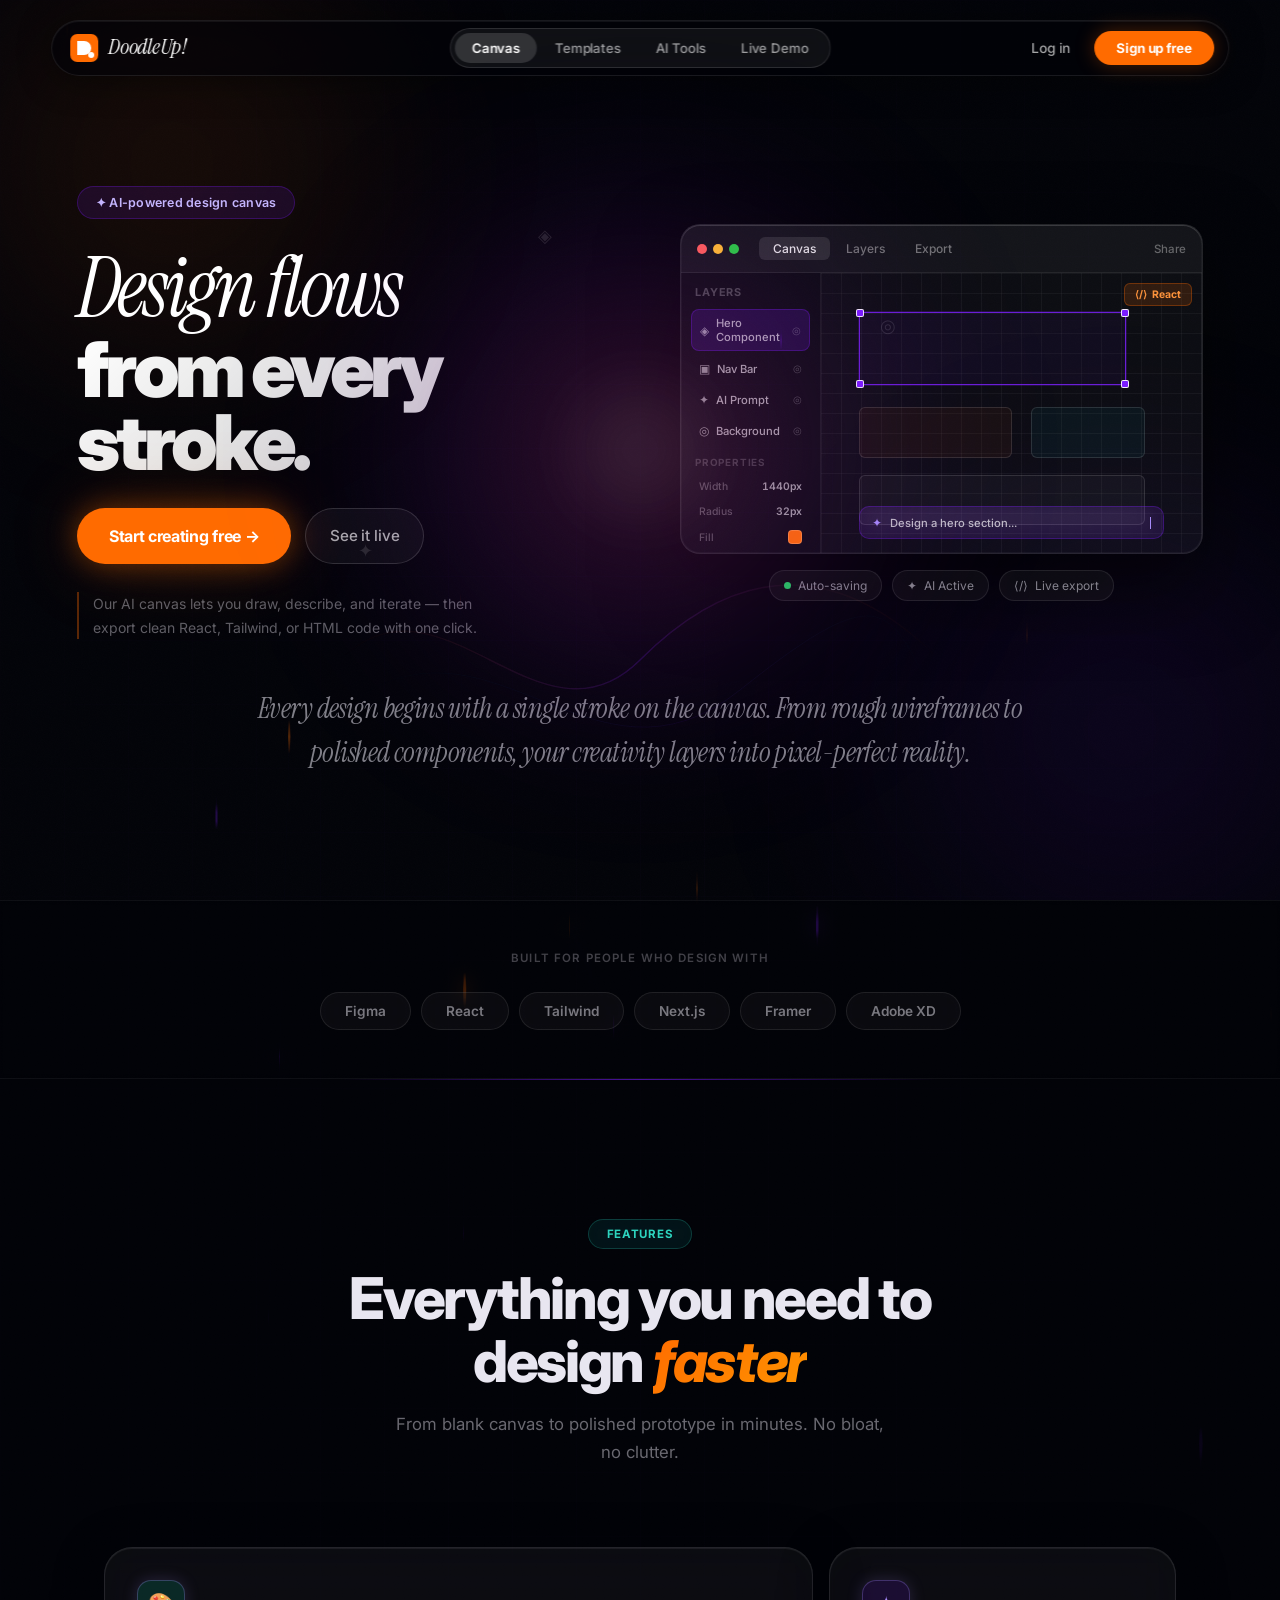
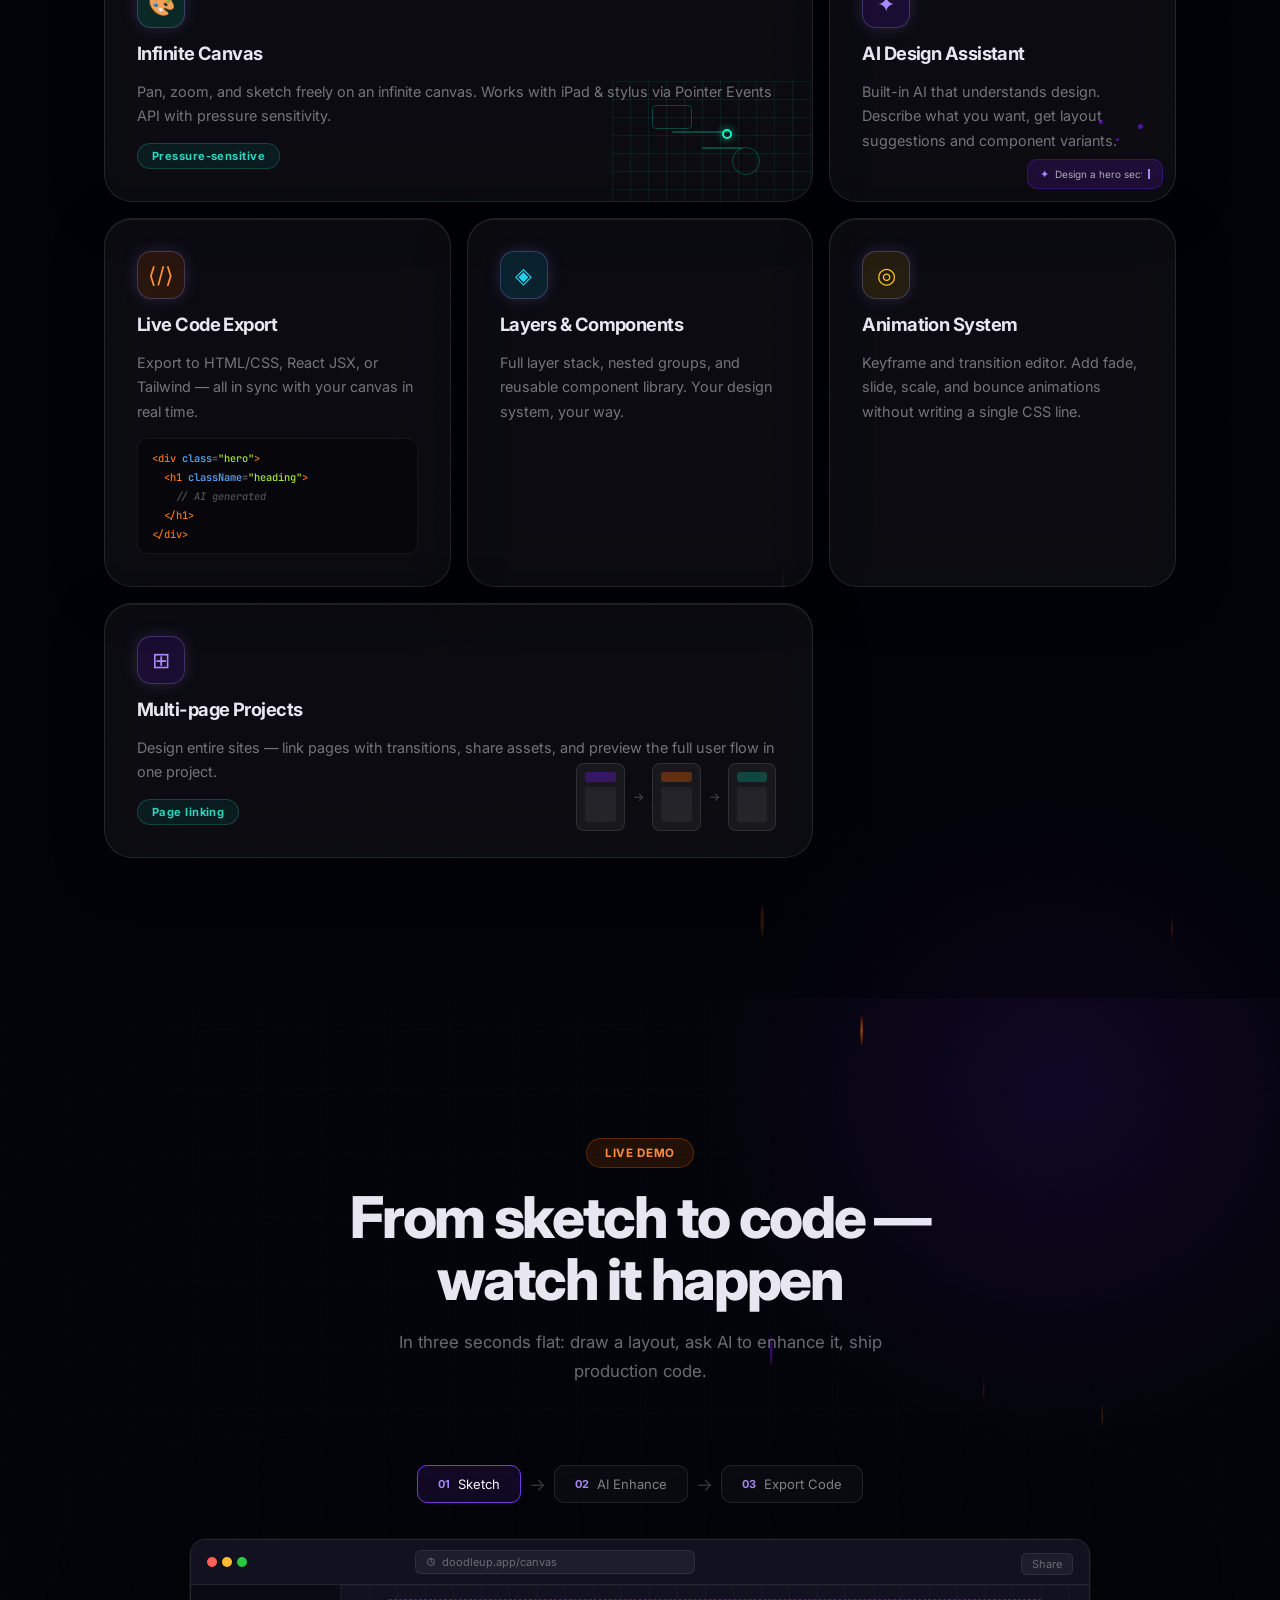
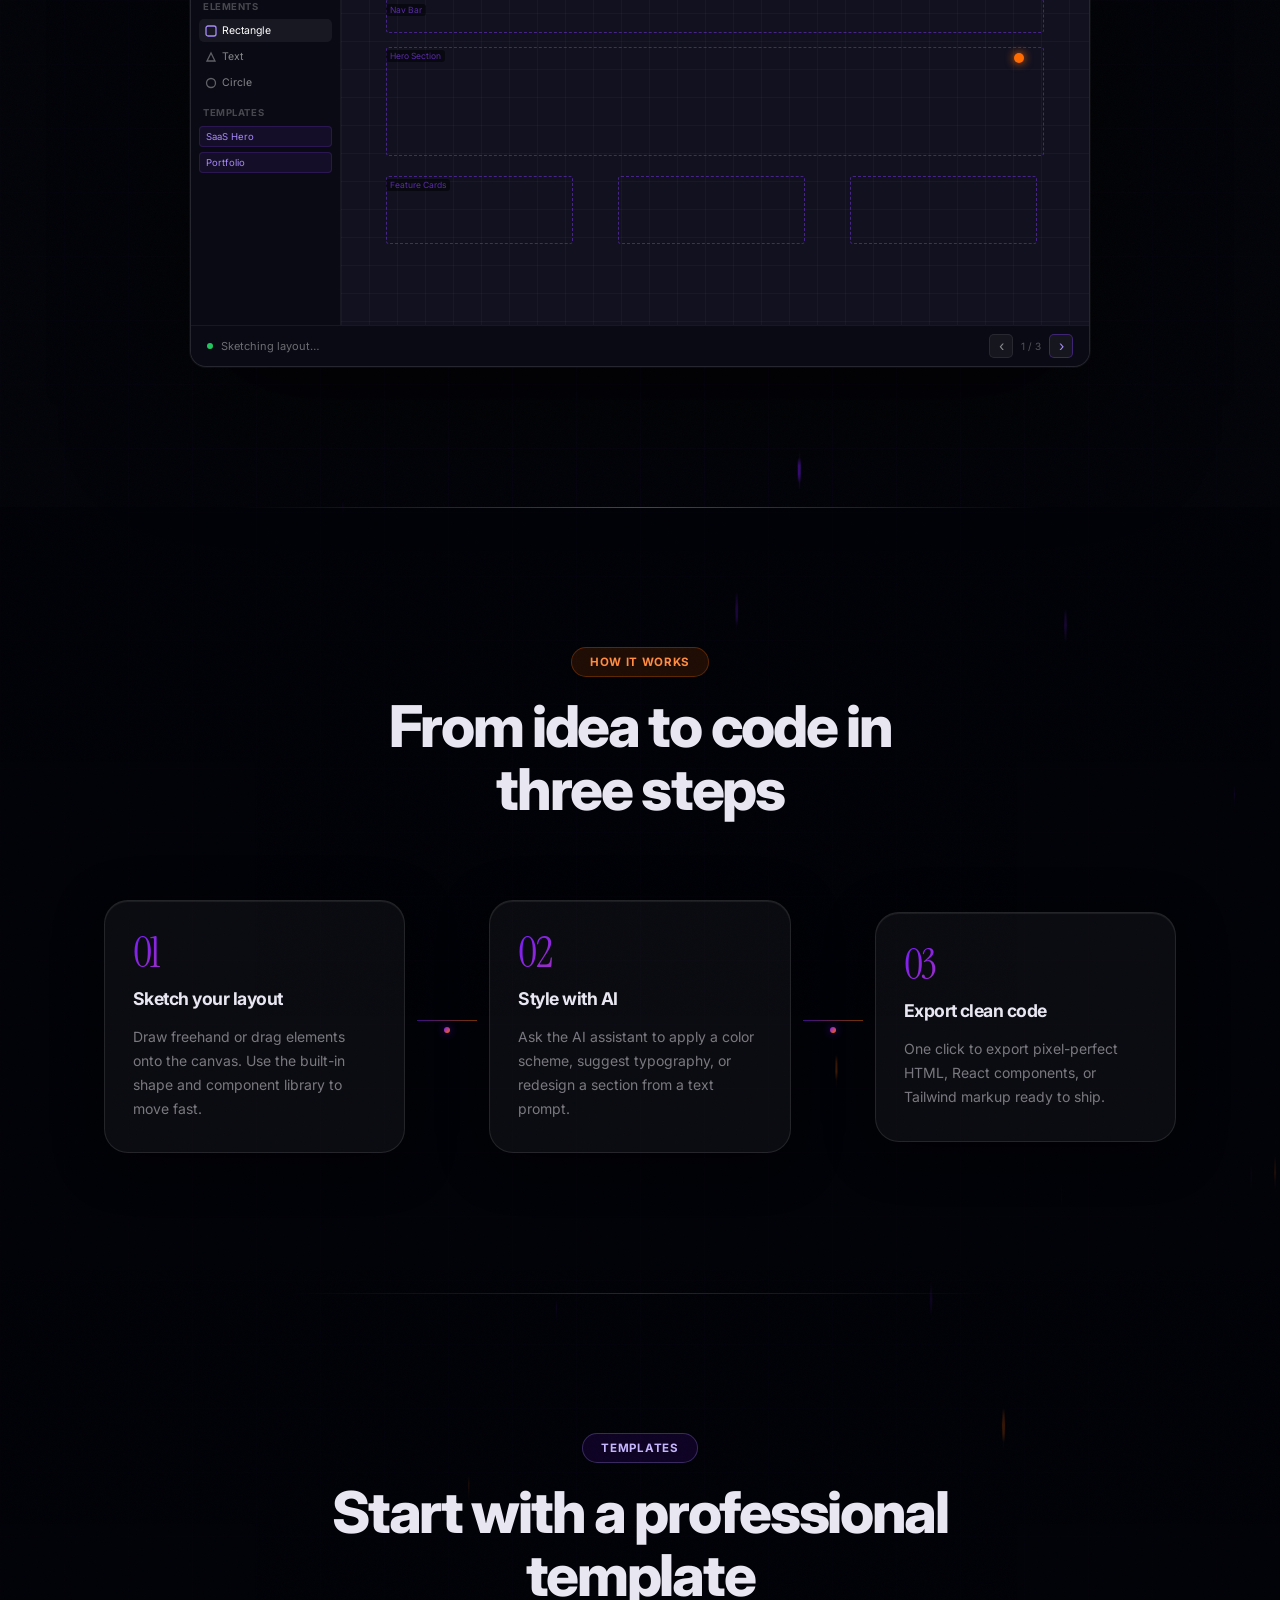
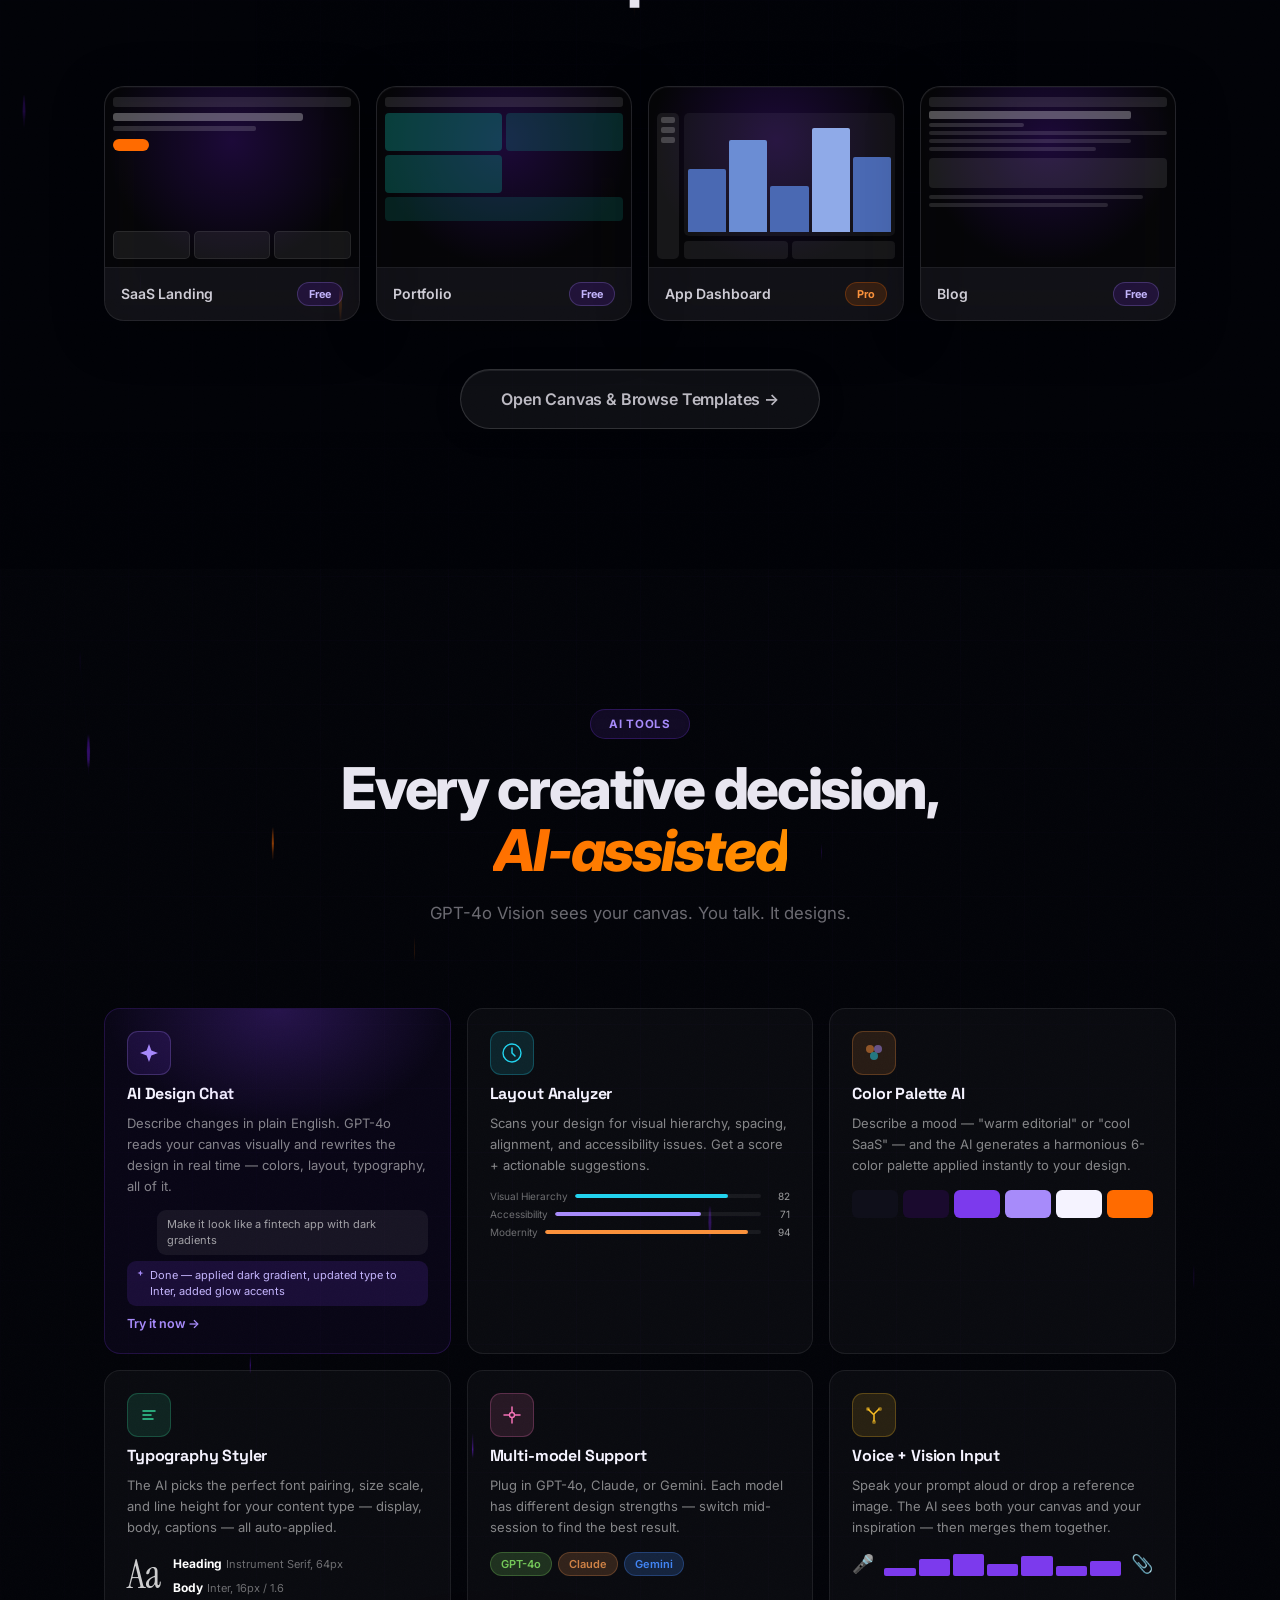
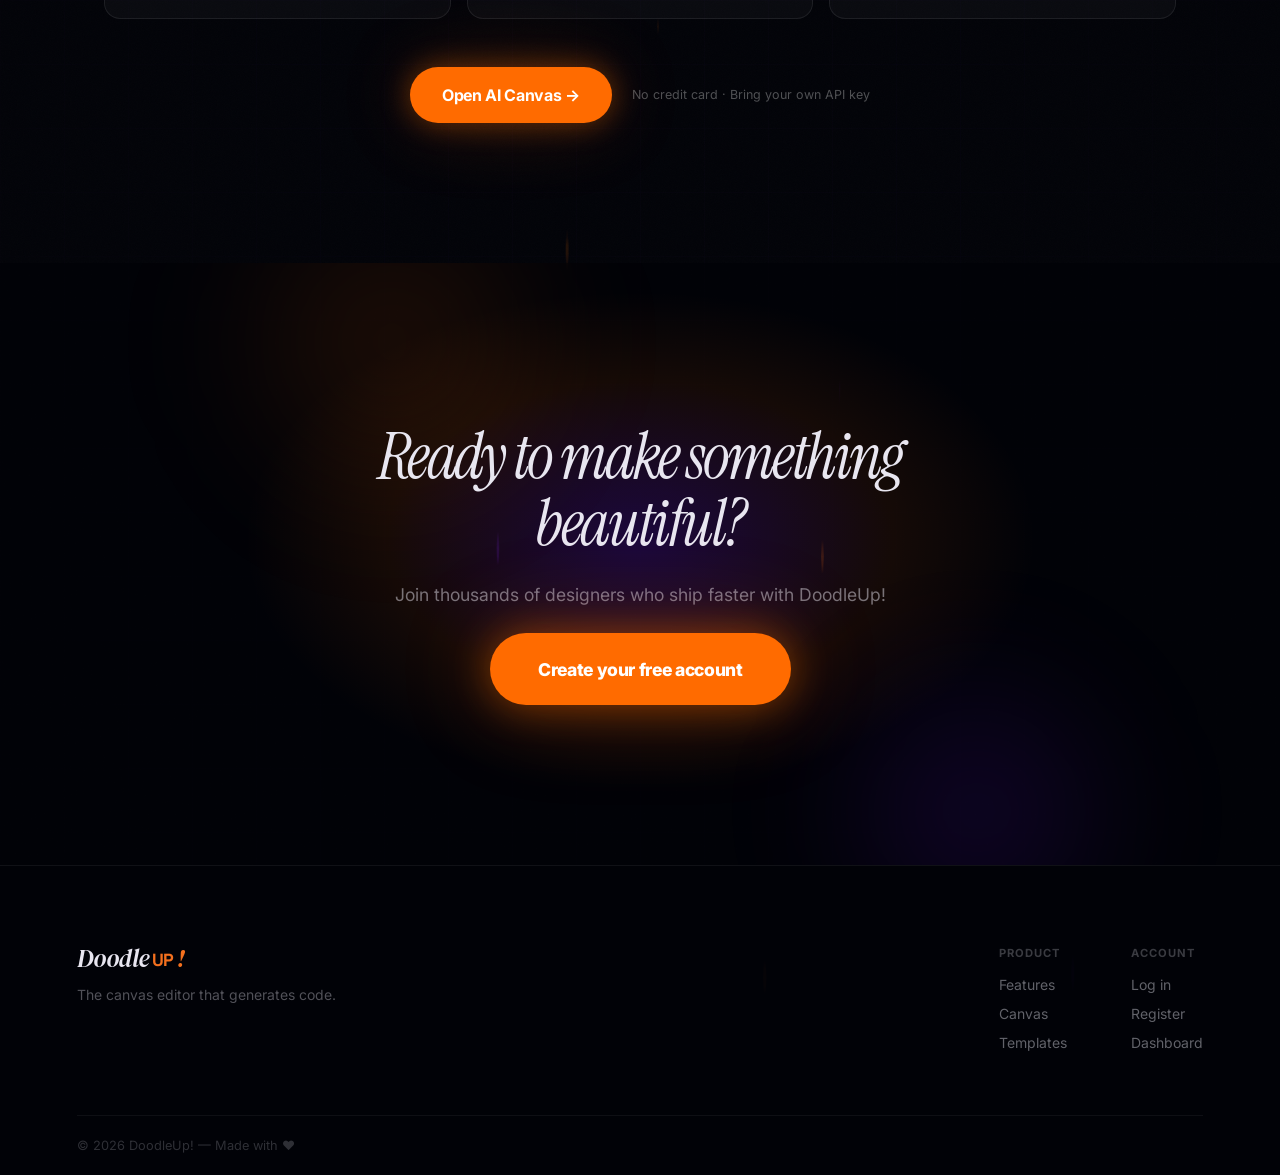
<file: index.html>
<!DOCTYPE html>
<html lang="en" data-theme="dark">
<head>
  <meta charset="UTF-8" />
  <meta name="viewport" content="width=device-width, initial-scale=1.0" />
  <title>DoodleUp! — Design Beautifully, Ship Instantly</title>
  <link rel="preconnect" href="https://fonts.googleapis.com" />
  <link rel="preconnect" href="https://fonts.gstatic.com" crossorigin />
  <link rel="stylesheet" href="https://fonts.googleapis.com/css2?family=Instrument+Serif:ital@0;1&family=Inter:ital,wght@0,300;0,400;0,500;0,600;0,700;0,800;0,900;1,400&display=swap" />
  <link rel="stylesheet" href="css/style.css?v=5" />
  <link rel="stylesheet" href="css/landing.css?v=5" />
  <style>
    /* Critical CSS — ensures page is never invisible if landing.css is delayed */
    html { background: #020308; }
    body { background: transparent; color: #e8e6f0; margin: 0; font-family: 'Inter', sans-serif; }
    .du-hero { min-height: 100dvh; }
    .hero-dashboard { overflow: hidden; border-radius: 20px; }
  </style>
</head>
<body>

  <!-- ── Cinematic background layers ─────────────────────────── -->
  <div class="du-bg" aria-hidden="true">
    <div class="du-bg-g1"></div>
    <div class="du-bg-g2"></div>
    <div class="du-bg-g3"></div>
    <div class="du-mesh"></div>
  </div>
  <canvas id="du-particles" aria-hidden="true"></canvas>
  <div class="du-noise" aria-hidden="true"></div>

  <!-- ── Ambient cursor light (two-layer, page-wide) ─────────── -->
  <div id="cursorGlowPrimary" aria-hidden="true"></div>
  <div id="cursorGlowSecondary" aria-hidden="true"></div>

  <!-- ── Floating Glass Nav ──────────────────────────────────── -->
  <nav class="snav" id="snav">
    <div class="snav-left">
      <a href="index.html" class="snav-brand">
        <svg width="28" height="28" viewBox="0 0 28 28" fill="none" xmlns="http://www.w3.org/2000/svg">
          <rect width="28" height="28" rx="7" fill="#FF6B00"/>
          <path d="M7 7h7a7 7 0 0 1 0 14H7V7z" fill="white"/>
          <circle cx="21" cy="21" r="3" fill="white"/>
        </svg>
        <span class="snav-wordmark">DoodleUp!</span>
      </a>
    </div>

    <div class="snav-center">
      <a href="builder.html" class="snav-pill active">Canvas</a>
      <a href="#templates" class="snav-pill" onclick="smoothTo(event,'templates')">Templates</a>
      <a href="#ai-tools" class="snav-pill" onclick="smoothTo(event,'ai-tools')">AI Tools</a>
      <a href="#live-demo" class="snav-pill" onclick="smoothTo(event,'live-demo')">Live Demo</a>
    </div>

    <div class="snav-right">
      <a href="login.html" class="snav-login">Log in</a>
      <a href="login.html?tab=register" class="snav-signup">Sign up free</a>
      <button class="snav-hamburger" id="snavHamburger" aria-label="Open menu">
        <svg width="18" height="18" viewBox="0 0 18 18" fill="none">
          <path d="M2 4.5h14M2 9h14M2 13.5h14" stroke="white" stroke-width="1.6" stroke-linecap="round"/>
        </svg>
      </button>
    </div>
  </nav>

  <!-- Mobile drawer -->
  <div class="snav-drawer" id="snavDrawer">
    <a href="#features" class="snav-drawer-link" onclick="closeDrawer()">Features</a>
    <a href="#templates" class="snav-drawer-link" onclick="closeDrawer()">Templates</a>
    <a href="builder.html" class="snav-drawer-link" onclick="closeDrawer()">Open Canvas</a>
    <a href="#how" class="snav-drawer-link" onclick="closeDrawer()">How it works</a>
    <div class="snav-drawer-divider"></div>
    <a href="login.html" class="snav-drawer-link" onclick="closeDrawer()">Log in</a>
    <a href="login.html?tab=register" class="snav-drawer-cta" onclick="closeDrawer()">Sign up free →</a>
  </div>

  <!-- ══════════════════════════════════════════════════════════
       HERO
  ══════════════════════════════════════════════════════════════ -->
  <section class="du-hero" id="hero">

    <!-- Ambient orbs behind hero content -->
    <div class="hero-ambient" aria-hidden="true">
      <div class="hero-orb hero-orb-1"></div>
      <div class="hero-orb hero-orb-2"></div>
      <div class="hero-float hero-float-1">◈</div>
      <div class="hero-float hero-float-2">✦</div>
      <div class="hero-float hero-float-3">◎</div>
      <div class="hero-bezier">
        <svg viewBox="0 0 600 300" fill="none" xmlns="http://www.w3.org/2000/svg">
          <path d="M 0 150 C 100 50, 200 250, 300 150 S 500 50, 600 150" stroke="url(#bezierGrad)" stroke-width="1.5" opacity="0.35"/>
          <path d="M 0 200 C 150 80, 250 300, 400 180 S 550 100, 600 200" stroke="url(#bezierGrad2)" stroke-width="1" opacity="0.2"/>
          <defs>
            <linearGradient id="bezierGrad" x1="0%" y1="0%" x2="100%" y2="0%">
              <stop offset="0%" stop-color="#FF6B00" stop-opacity="0"/>
              <stop offset="50%" stop-color="#7a1cff"/>
              <stop offset="100%" stop-color="#FF6B00" stop-opacity="0"/>
            </linearGradient>
            <linearGradient id="bezierGrad2" x1="0%" y1="0%" x2="100%" y2="0%">
              <stop offset="0%" stop-color="#00ffff" stop-opacity="0"/>
              <stop offset="60%" stop-color="#7a1cff" stop-opacity="0.6"/>
              <stop offset="100%" stop-color="#00ffff" stop-opacity="0"/>
            </linearGradient>
          </defs>
        </svg>
      </div>
    </div>

    <div class="hero-inner">

      <!-- Left: headline + body + CTA -->
      <div class="hero-left">
        <div class="hero-badge-wrap du-reveal-up" style="--d:0s">
          <span class="hero-badge">✦ AI-powered design canvas</span>
        </div>

        <h1 class="hero-h1">
          <span class="hero-serif du-reveal-word" style="--d:0.1s">Design flows</span>
          <span class="hero-bold du-reveal-word" style="--d:0.22s">from every stroke.</span>
        </h1>

        <div class="hero-actions du-reveal-up" style="--d:0.45s">
          <a href="login.html?tab=register" class="btn-orange-glow">Start creating free →</a>
          <a href="builder.html" class="btn-ghost">See it live</a>
        </div>

        <p class="hero-caption du-reveal-up" style="--d:0.7s">
          Our AI canvas lets you draw, describe, and iterate — then export clean React, Tailwind, or HTML code with one click.
        </p>
      </div>

      <!-- Right: Floating glass dashboard mockup -->
      <div class="hero-right du-reveal-up" style="--d:0.3s">
        <div class="hero-dashboard" id="heroDashboard">

          <!-- Chrome bar -->
          <div class="dash-chrome">
            <div class="dash-dots">
              <span class="dot-red"></span>
              <span class="dot-yellow"></span>
              <span class="dot-green"></span>
            </div>
            <div class="dash-tabs">
              <span class="dash-tab dt-active">Canvas</span>
              <span class="dash-tab">Layers</span>
              <span class="dash-tab">Export</span>
            </div>
            <div class="dash-share">
              <span>Share</span>
            </div>
          </div>

          <!-- Main body: sidebar + canvas -->
          <div class="dash-body">

            <div class="dash-sidebar">
              <div class="ds-label">Layers</div>
              <div class="ds-layer ds-layer-active">
                <span class="ds-icon">◈</span>
                <span class="ds-name">Hero Component</span>
                <span class="ds-vis">◎</span>
              </div>
              <div class="ds-layer">
                <span class="ds-icon">▣</span>
                <span class="ds-name">Nav Bar</span>
                <span class="ds-vis">◎</span>
              </div>
              <div class="ds-layer">
                <span class="ds-icon">✦</span>
                <span class="ds-name">AI Prompt</span>
                <span class="ds-vis">◎</span>
              </div>
              <div class="ds-layer">
                <span class="ds-icon">◎</span>
                <span class="ds-name">Background</span>
                <span class="ds-vis">◎</span>
              </div>
              <div class="ds-section-label">Properties</div>
              <div class="ds-prop">
                <span class="ds-prop-k">Width</span>
                <span class="ds-prop-v">1440px</span>
              </div>
              <div class="ds-prop">
                <span class="ds-prop-k">Radius</span>
                <span class="ds-prop-v">32px</span>
              </div>
              <div class="ds-prop">
                <span class="ds-prop-k">Fill</span>
                <span class="ds-color-dot" style="background:#FF6B00"></span>
              </div>
            </div>

            <div class="dash-canvas">
              <!-- Grid lines -->
              <div class="dc-grid" aria-hidden="true"></div>
              <!-- Wireframe elements -->
              <div class="dc-wf dc-wf-1"></div>
              <div class="dc-wf dc-wf-2"></div>
              <div class="dc-wf dc-wf-3"></div>
              <div class="dc-wf dc-wf-4"></div>
              <!-- Selection indicator -->
              <div class="dc-selection">
                <div class="dc-sel-handle dc-sel-tl"></div>
                <div class="dc-sel-handle dc-sel-tr"></div>
                <div class="dc-sel-handle dc-sel-bl"></div>
                <div class="dc-sel-handle dc-sel-br"></div>
              </div>
              <!-- AI prompt bar -->
              <div class="dc-ai-prompt">
                <span class="dc-ai-icon">✦</span>
                <span class="dc-ai-text" id="dashAiText">Design a hero section...</span>
                <span class="dc-ai-cursor"></span>
              </div>
              <!-- Export button preview -->
              <div class="dc-export-chip">
                <span>⟨/⟩</span> React
              </div>
            </div>

          </div>

        </div>

        <!-- Floating badge below dashboard -->
        <div class="hero-dash-badges">
          <div class="hdb-badge">
            <span class="hdb-dot" style="background:#22c55e"></span>
            <span>Auto-saving</span>
          </div>
          <div class="hdb-badge">
            <span>✦</span>
            <span>AI Active</span>
          </div>
          <div class="hdb-badge">
            <span>⟨/⟩</span>
            <span>Live export</span>
          </div>
        </div>
      </div>

    </div>

    <!-- Centered italic tagline — full width below the two-column split -->
    <div class="hero-desc-wrap du-reveal-up" style="--d:0.62s">
      <p class="hero-desc-center">
        Every design begins with a single stroke on the canvas. From rough wireframes to polished components, your creativity layers into pixel-perfect reality.
      </p>
    </div>

  </section>

  <!-- ══════════════════════════════════════════════════════════
       LOGOS / TECH STACK
  ══════════════════════════════════════════════════════════════ -->
  <section class="logos-strip">
    <p class="logos-label du-reveal-up" style="--d:0s">Built for people who design with</p>
    <div class="logos-row">
      <span class="logo-pill du-reveal-up" style="--d:0.05s">Figma</span>
      <span class="logo-pill du-reveal-up" style="--d:0.10s">React</span>
      <span class="logo-pill du-reveal-up" style="--d:0.15s">Tailwind</span>
      <span class="logo-pill du-reveal-up" style="--d:0.20s">Next.js</span>
      <span class="logo-pill du-reveal-up" style="--d:0.25s">Framer</span>
      <span class="logo-pill du-reveal-up" style="--d:0.30s">Adobe XD</span>
    </div>
  </section>

  <!-- ══════════════════════════════════════════════════════════
       FEATURES — BENTO GRID
  ══════════════════════════════════════════════════════════════ -->
  <section class="du-section features" id="features">
    <div class="section-inner">

      <div class="section-header">
        <span class="badge badge-teal du-reveal-up" style="--d:0s">Features</span>
        <h2 class="du-reveal-up" style="--d:0.08s">Everything you need to design <em>faster</em></h2>
        <p class="du-reveal-up" style="--d:0.16s">From blank canvas to polished prototype in minutes. No bloat, no clutter.</p>
      </div>

      <div class="bento-grid">

        <!-- Infinite Canvas — large card -->
        <div class="bento-card bento-lg du-reveal-up du-tilt" style="--d:0.1s">
          <div class="bento-glow" style="--gx:30%;--gy:40%;--gc:rgba(0,255,198,0.12)"></div>
          <div class="bento-content">
            <div class="bento-icon-wrap" style="--ic:#00ffc6;--ib:rgba(0,255,198,0.12)">🎨</div>
            <h3>Infinite Canvas</h3>
            <p>Pan, zoom, and sketch freely on an infinite canvas. Works with iPad &amp; stylus via Pointer Events API with pressure sensitivity.</p>
            <div class="feat-chip">Pressure-sensitive</div>
          </div>
          <!-- Animated canvas grid visual -->
          <div class="bento-visual bv-canvas" aria-hidden="true">
            <div class="bv-grid"></div>
            <div class="bv-cursor"></div>
            <div class="bv-trail bv-trail-1"></div>
            <div class="bv-trail bv-trail-2"></div>
            <div class="bv-shape bv-shape-1"></div>
            <div class="bv-shape bv-shape-2"></div>
          </div>
        </div>

        <!-- AI Design Assistant -->
        <div class="bento-card du-reveal-up du-tilt" style="--d:0.18s">
          <div class="bento-glow" style="--gx:60%;--gy:30%;--gc:rgba(122,28,255,0.16)"></div>
          <div class="bento-content">
            <div class="bento-icon-wrap" style="--ic:#a78bfa;--ib:rgba(122,28,255,0.14)">✦</div>
            <h3>AI Design Assistant</h3>
            <p>Built-in AI that understands design. Describe what you want, get layout suggestions and component variants.</p>
          </div>
          <div class="bento-visual bv-ai" aria-hidden="true">
            <div class="bv-ai-prompt">
              <span class="bv-ai-icon">✦</span>
              <span class="bv-ai-typing" id="aiTyping">Make it modern...</span>
              <span class="bv-ai-cur"></span>
            </div>
            <div class="bv-ai-particle bv-ap-1"></div>
            <div class="bv-ai-particle bv-ap-2"></div>
            <div class="bv-ai-particle bv-ap-3"></div>
          </div>
        </div>

        <!-- Live Code Export -->
        <div class="bento-card du-reveal-up du-tilt" style="--d:0.26s">
          <div class="bento-glow" style="--gx:40%;--gy:60%;--gc:rgba(255,107,0,0.12)"></div>
          <div class="bento-content">
            <div class="bento-icon-wrap" style="--ic:#fb923c;--ib:rgba(255,107,0,0.12)">⟨/⟩</div>
            <h3>Live Code Export</h3>
            <p>Export to HTML/CSS, React JSX, or Tailwind — all in sync with your canvas in real time.</p>
            <div class="bv-code-block" aria-hidden="true">
              <div class="bv-code-line bvcl-1"><span class="bvc-tag">&lt;div</span> <span class="bvc-attr">class</span><span class="bvc-eq">=</span><span class="bvc-str">"hero"</span><span class="bvc-tag">&gt;</span></div>
              <div class="bv-code-line bvcl-2"><span class="bvc-tag">&nbsp;&nbsp;&lt;h1</span> <span class="bvc-attr">className</span><span class="bvc-eq">=</span><span class="bvc-str">"heading"</span><span class="bvc-tag">&gt;</span></div>
              <div class="bv-code-line bvcl-3"><span class="bvc-cmt">&nbsp;&nbsp;&nbsp;&nbsp;// AI generated</span></div>
              <div class="bv-code-line bvcl-4"><span class="bvc-tag">&nbsp;&nbsp;&lt;/h1&gt;</span></div>
              <div class="bv-code-line bvcl-5"><span class="bvc-tag">&lt;/div&gt;</span></div>
            </div>
          </div>
        </div>

        <!-- Layers & Components -->
        <div class="bento-card du-reveal-up du-tilt" style="--d:0.34s">
          <div class="bento-glow" style="--gx:50%;--gy:50%;--gc:rgba(0,200,255,0.10)"></div>
          <div class="bento-content">
            <div class="bento-icon-wrap" style="--ic:#22d3ee;--ib:rgba(0,200,255,0.12)">◈</div>
            <h3>Layers &amp; Components</h3>
            <p>Full layer stack, nested groups, and reusable component library. Your design system, your way.</p>
          </div>
        </div>

        <!-- Animation System -->
        <div class="bento-card du-reveal-up du-tilt" style="--d:0.42s">
          <div class="bento-glow" style="--gx:40%;--gy:60%;--gc:rgba(255,220,0,0.08)"></div>
          <div class="bento-content">
            <div class="bento-icon-wrap" style="--ic:#fbbf24;--ib:rgba(255,200,0,0.10)">◎</div>
            <h3>Animation System</h3>
            <p>Keyframe and transition editor. Add fade, slide, scale, and bounce animations without writing a single CSS line.</p>
          </div>
        </div>

        <!-- Multi-page Projects — large card -->
        <div class="bento-card bento-lg du-reveal-up du-tilt" style="--d:0.5s">
          <div class="bento-glow" style="--gx:70%;--gy:30%;--gc:rgba(122,28,255,0.14)"></div>
          <div class="bento-content">
            <div class="bento-icon-wrap" style="--ic:#a78bfa;--ib:rgba(122,28,255,0.14)">⊞</div>
            <h3>Multi-page Projects</h3>
            <p>Design entire sites — link pages with transitions, share assets, and preview the full user flow in one project.</p>
            <div class="feat-chip">Page linking</div>
          </div>
          <!-- Mini page flow visual -->
          <div class="bento-visual bv-multipage" aria-hidden="true">
            <div class="bvmp-page bvmp-p1">
              <div class="bvmp-header"></div>
              <div class="bvmp-body"></div>
            </div>
            <div class="bvmp-arrow">→</div>
            <div class="bvmp-page bvmp-p2">
              <div class="bvmp-header"></div>
              <div class="bvmp-body"></div>
            </div>
            <div class="bvmp-arrow">→</div>
            <div class="bvmp-page bvmp-p3">
              <div class="bvmp-header"></div>
              <div class="bvmp-body"></div>
            </div>
          </div>
        </div>

      </div>
    </div>
  </section>

  <!-- ══════════════════════════════════════════════════════════
       LIVE DEMO — animated browser mockup
  ══════════════════════════════════════════════════════════════ -->
  <section class="du-section live-demo-section" id="live-demo">
    <div class="section-inner">

      <div class="section-header">
        <span class="badge badge-orange du-reveal-up" style="--d:0s">Live Demo</span>
        <h2 class="du-reveal-up" style="--d:0.08s">From sketch to code — watch it happen</h2>
        <p class="du-reveal-up" style="--d:0.16s">In three seconds flat: draw a layout, ask AI to enhance it, ship production code.</p>
      </div>

      <!-- Demo step tabs -->
      <div class="demo-tabs du-reveal-up" style="--d:0.2s">
        <button class="demo-tab active" data-step="0">
          <span class="demo-tab-num">01</span>
          <span class="demo-tab-label">Sketch</span>
        </button>
        <div class="demo-tab-arrow">→</div>
        <button class="demo-tab" data-step="1">
          <span class="demo-tab-num">02</span>
          <span class="demo-tab-label">AI Enhance</span>
        </button>
        <div class="demo-tab-arrow">→</div>
        <button class="demo-tab" data-step="2">
          <span class="demo-tab-num">03</span>
          <span class="demo-tab-label">Export Code</span>
        </button>
      </div>

      <!-- Browser mockup -->
      <div class="demo-browser du-reveal-up" style="--d:0.3s">
        <!-- Chrome bar -->
        <div class="demo-chrome">
          <div class="demo-dots">
            <span style="background:#ff5f57"></span>
            <span style="background:#febc2e"></span>
            <span style="background:#28c840"></span>
          </div>
          <div class="demo-url-bar">
            <svg width="10" height="10" viewBox="0 0 10 10" fill="none"><circle cx="5" cy="5" r="3.5" stroke="rgba(255,255,255,0.3)" stroke-width="1"/><path d="M5 1.5v3.5l2 1" stroke="rgba(255,255,255,0.3)" stroke-width="1" stroke-linecap="round"/></svg>
            doodleup.app/canvas
          </div>
          <div class="demo-chrome-actions">
            <span class="demo-share-btn">Share</span>
          </div>
        </div>

        <!-- Demo panels -->
        <div class="demo-panels">

          <!-- Step 0: Sketch panel -->
          <div class="demo-panel active" data-panel="0">
            <div class="demo-sidebar">
              <div class="dsb-section">Elements</div>
              <div class="dsb-item dsb-active"><svg width="12" height="12" fill="none" viewBox="0 0 12 12"><rect x="1" y="1" width="10" height="10" rx="2" stroke="#a78bfa" stroke-width="1.3"/></svg> Rectangle</div>
              <div class="dsb-item"><svg width="12" height="12" fill="none" viewBox="0 0 12 12"><path d="M2 10L6 2l4 8H2z" stroke="rgba(255,255,255,0.35)" stroke-width="1.3"/></svg> Text</div>
              <div class="dsb-item"><svg width="12" height="12" fill="none" viewBox="0 0 12 12"><circle cx="6" cy="6" r="4.5" stroke="rgba(255,255,255,0.35)" stroke-width="1.3"/></svg> Circle</div>
              <div class="dsb-section" style="margin-top:10px">Templates</div>
              <div class="dsb-tmpl">SaaS Hero</div>
              <div class="dsb-tmpl">Portfolio</div>
            </div>
            <div class="demo-canvas-area">
              <!-- Animated sketch being drawn -->
              <div class="sketch-grid"></div>
              <div class="sketch-frame sketch-nav" style="--sw:88%;--sh:10%;--sx:6%;--sy:4%;--sd:0s"></div>
              <div class="sketch-frame sketch-hero" style="--sw:88%;--sh:32%;--sx:6%;--sy:18%;--sd:0.2s"></div>
              <div class="sketch-frame sketch-feat1" style="--sw:25%;--sh:20%;--sx:6%;--sy:56%;--sd:0.5s"></div>
              <div class="sketch-frame sketch-feat2" style="--sw:25%;--sh:20%;--sx:37%;--sy:56%;--sd:0.7s"></div>
              <div class="sketch-frame sketch-feat3" style="--sw:25%;--sh:20%;--sx:68%;--sy:56%;--sd:0.9s"></div>
              <!-- Cursor drawing -->
              <div class="sketch-cursor" id="demoCursor"></div>
              <!-- Labels -->
              <div class="sketch-label" style="left:6%;top:5.5%;--sd:0.1s">Nav Bar</div>
              <div class="sketch-label" style="left:6%;top:19%;--sd:0.3s">Hero Section</div>
              <div class="sketch-label" style="left:6%;top:57%;--sd:0.6s">Feature Cards</div>
            </div>
          </div>

          <!-- Step 1: AI Enhance panel -->
          <div class="demo-panel" data-panel="1">
            <div class="demo-sidebar">
              <div class="dsb-section">AI Design Chat</div>
              <div class="demo-chat-msg demo-chat-ai">Make this more modern with a dark gradient hero</div>
              <div class="demo-chat-msg demo-chat-user">Enhancing with GPT-4o…</div>
              <div class="demo-ai-loading">
                <div class="demo-ai-dot"></div>
                <div class="demo-ai-dot"></div>
                <div class="demo-ai-dot"></div>
              </div>
              <div class="dsb-section" style="margin-top:8px">AI Tools</div>
              <div class="dsb-item"><span style="color:#a78bfa">✦</span> Enhance Design</div>
              <div class="dsb-item"><span style="color:#22d3ee">◈</span> Analyze Layout</div>
              <div class="dsb-item"><span style="color:#fb923c">🎨</span> Improve Colors</div>
            </div>
            <div class="demo-canvas-area demo-ai-panel">
              <!-- Before/after split preview -->
              <div class="demo-split">
                <div class="demo-split-before">
                  <span class="demo-split-label">Before</span>
                  <div class="dsplit-nav"></div>
                  <div class="dsplit-hero dsplit-hero-light"></div>
                  <div class="dsplit-feats"><div class="dsplit-f"></div><div class="dsplit-f"></div><div class="dsplit-f"></div></div>
                </div>
                <div class="demo-split-divider">
                  <div class="demo-split-handle">
                    <svg width="16" height="16" fill="none" viewBox="0 0 16 16"><path d="M6 4l-3 4 3 4M10 4l3 4-3 4" stroke="#a78bfa" stroke-width="1.5" stroke-linecap="round"/></svg>
                  </div>
                </div>
                <div class="demo-split-after">
                  <span class="demo-split-label">After</span>
                  <div class="dsplit-nav dsplit-nav-dark"></div>
                  <div class="dsplit-hero dsplit-hero-dark"></div>
                  <div class="dsplit-feats"><div class="dsplit-f dsplit-f-dark"></div><div class="dsplit-f dsplit-f-dark"></div><div class="dsplit-f dsplit-f-dark"></div></div>
                </div>
              </div>
              <!-- AI processing badge -->
              <div class="demo-ai-badge">
                <svg width="13" height="13" viewBox="0 0 13 13" fill="currentColor"><path d="M6.5 1l1.4 3.9L12 6.5l-4.1 1.6L6.5 12l-1.4-3.9L1 6.5l4.1-1.6z"/></svg>
                GPT-4o · Enhanced
              </div>
            </div>
          </div>

          <!-- Step 2: Code Export panel -->
          <div class="demo-panel" data-panel="2">
            <div class="demo-sidebar">
              <div class="dsb-section">Export</div>
              <div class="dsb-item dsb-active"><span style="color:#fb923c">⟨/⟩</span> HTML + CSS</div>
              <div class="dsb-item"><span style="color:#61dafb">⚛</span> React JSX</div>
              <div class="dsb-item"><span style="color:#38bdf8">◈</span> Tailwind</div>
              <div class="demo-export-btns">
                <button class="demo-export-btn">Copy Code</button>
                <button class="demo-export-btn demo-export-dl">Download</button>
              </div>
            </div>
            <div class="demo-canvas-area demo-code-panel">
              <div class="demo-code-tabs">
                <span class="demo-code-tab active">HTML</span>
                <span class="demo-code-tab">CSS</span>
                <span class="demo-code-tab">React</span>
              </div>
              <div class="demo-code-body">
                <div class="dcode-line" style="--di:0"><span class="dct">&lt;</span><span class="dck">section</span> <span class="dca">class</span><span class="dceq">=</span><span class="dcs">"hero"</span><span class="dct">&gt;</span></div>
                <div class="dcode-line" style="--di:1"><span class="dct">&nbsp;&nbsp;&lt;</span><span class="dck">div</span> <span class="dca">class</span><span class="dceq">=</span><span class="dcs">"hero-inner"</span><span class="dct">&gt;</span></div>
                <div class="dcode-line" style="--di:2"><span class="dct">&nbsp;&nbsp;&nbsp;&nbsp;&lt;</span><span class="dck">h1</span> <span class="dca">class</span><span class="dceq">=</span><span class="dcs">"heading"</span><span class="dct">&gt;</span></div>
                <div class="dcode-line" style="--di:3"><span class="dcm">&nbsp;&nbsp;&nbsp;&nbsp;&nbsp;&nbsp;// AI-generated design</span></div>
                <div class="dcode-line" style="--di:4"><span class="dct">&nbsp;&nbsp;&nbsp;&nbsp;&lt;/</span><span class="dck">h1</span><span class="dct">&gt;</span></div>
                <div class="dcode-line" style="--di:5"><span class="dct">&nbsp;&nbsp;&nbsp;&nbsp;&lt;</span><span class="dck">p</span> <span class="dca">class</span><span class="dceq">=</span><span class="dcs">"subtitle"</span><span class="dct">&gt;...&lt;/</span><span class="dck">p</span><span class="dct">&gt;</span></div>
                <div class="dcode-line" style="--di:6"><span class="dct">&nbsp;&nbsp;&nbsp;&nbsp;&lt;</span><span class="dck">button</span> <span class="dca">class</span><span class="dceq">=</span><span class="dcs">"cta-btn"</span><span class="dct">&gt;</span></div>
                <div class="dcode-line" style="--di:7"><span class="dcm">&nbsp;&nbsp;&nbsp;&nbsp;&nbsp;&nbsp;Get started</span></div>
                <div class="dcode-line" style="--di:8"><span class="dct">&nbsp;&nbsp;&nbsp;&nbsp;&lt;/</span><span class="dck">button</span><span class="dct">&gt;</span></div>
                <div class="dcode-line" style="--di:9"><span class="dct">&nbsp;&nbsp;&lt;/</span><span class="dck">div</span><span class="dct">&gt;</span></div>
                <div class="dcode-line" style="--di:10"><span class="dct">&lt;/</span><span class="dck">section</span><span class="dct">&gt;</span></div>
                <div class="dcode-cursor"></div>
              </div>
            </div>
          </div>

        </div><!-- /demo-panels -->

        <!-- Bottom bar -->
        <div class="demo-bar">
          <span class="demo-bar-dot" style="background:#22c55e"></span>
          <span id="demoBarLabel">Sketching layout…</span>
          <div class="demo-bar-right">
            <button class="demo-bar-btn" id="demoPrevBtn">‹</button>
            <span class="demo-bar-step" id="demoStepNum">1 / 3</span>
            <button class="demo-bar-btn demo-bar-next" id="demoNextBtn">›</button>
          </div>
        </div>
      </div><!-- /demo-browser -->

    </div>
  </section>

  <!-- ══════════════════════════════════════════════════════════
       HOW IT WORKS — cinematic timeline
  ══════════════════════════════════════════════════════════════ -->
  <section class="du-section how-section" id="how">
    <div class="section-inner">

      <div class="section-header">
        <span class="badge badge-orange du-reveal-up" style="--d:0s">How it works</span>
        <h2 class="du-reveal-up" style="--d:0.1s">From idea to code in three steps</h2>
      </div>

      <div class="steps-timeline">

        <div class="step-item du-reveal-up" style="--d:0.1s">
          <div class="step-card du-tilt">
            <div class="step-num">01</div>
            <h4>Sketch your layout</h4>
            <p>Draw freehand or drag elements onto the canvas. Use the built-in shape and component library to move fast.</p>
          </div>
        </div>

        <div class="step-connector du-reveal-up" style="--d:0.2s" aria-hidden="true">
          <div class="step-conn-line"></div>
          <div class="step-conn-dot"></div>
        </div>

        <div class="step-item du-reveal-up" style="--d:0.3s">
          <div class="step-card du-tilt">
            <div class="step-num">02</div>
            <h4>Style with AI</h4>
            <p>Ask the AI assistant to apply a color scheme, suggest typography, or redesign a section from a text prompt.</p>
          </div>
        </div>

        <div class="step-connector du-reveal-up" style="--d:0.4s" aria-hidden="true">
          <div class="step-conn-line"></div>
          <div class="step-conn-dot"></div>
        </div>

        <div class="step-item du-reveal-up" style="--d:0.5s">
          <div class="step-card du-tilt">
            <div class="step-num">03</div>
            <h4>Export clean code</h4>
            <p>One click to export pixel-perfect HTML, React components, or Tailwind markup ready to ship.</p>
          </div>
        </div>

      </div>
    </div>
  </section>

  <!-- ══════════════════════════════════════════════════════════
       TEMPLATES
  ══════════════════════════════════════════════════════════════ -->
  <section class="du-section templates-section" id="templates">
    <div class="section-inner">

      <div class="section-header">
        <span class="badge badge-new du-reveal-up" style="--d:0s">Templates</span>
        <h2 class="du-reveal-up" style="--d:0.1s">Start with a professional template</h2>
      </div>

      <div class="templates-grid">

        <!-- SaaS Landing -->
        <div class="tmpl-card du-reveal-up du-tilt" style="--d:0.1s">
          <div class="tmpl-preview" style="--tc:#FF6B00">
            <!-- Mini SaaS landing preview -->
            <div class="tp-nav"></div>
            <div class="tp-hero">
              <div class="tp-h-title"></div>
              <div class="tp-h-sub"></div>
              <div class="tp-h-btn" style="background:#FF6B00"></div>
            </div>
            <div class="tp-features">
              <div class="tp-feat"></div>
              <div class="tp-feat"></div>
              <div class="tp-feat"></div>
            </div>
            <div class="tmpl-shine"></div>
          </div>
          <div class="tmpl-info">
            <span class="tmpl-name">SaaS Landing</span>
            <span class="tmpl-tag">Free</span>
          </div>
        </div>

        <!-- Portfolio -->
        <div class="tmpl-card du-reveal-up du-tilt" style="--d:0.18s">
          <div class="tmpl-preview" style="--tc:#0d9488">
            <div class="tp-nav"></div>
            <div class="tp-gallery">
              <div class="tp-gal-item" style="background:rgba(13,148,136,0.4)"></div>
              <div class="tp-gal-item" style="background:rgba(13,148,136,0.25)"></div>
              <div class="tp-gal-item" style="background:rgba(13,148,136,0.35)"></div>
              <div class="tp-gal-item tp-gal-wide" style="background:rgba(13,148,136,0.2)"></div>
            </div>
            <div class="tmpl-shine"></div>
          </div>
          <div class="tmpl-info">
            <span class="tmpl-name">Portfolio</span>
            <span class="tmpl-tag">Free</span>
          </div>
        </div>

        <!-- App Dashboard -->
        <div class="tmpl-card du-reveal-up du-tilt" style="--d:0.26s">
          <div class="tmpl-preview" style="--tc:#4A69B3">
            <div class="tp-dash">
              <div class="tp-dash-sidebar">
                <div class="tp-ds-item"></div>
                <div class="tp-ds-item"></div>
                <div class="tp-ds-item"></div>
              </div>
              <div class="tp-dash-main">
                <div class="tp-chart">
                  <div class="tp-bar" style="height:55%;background:#4A69B3"></div>
                  <div class="tp-bar" style="height:80%;background:#6B8DD4"></div>
                  <div class="tp-bar" style="height:40%;background:#4A69B3"></div>
                  <div class="tp-bar" style="height:90%;background:#8FAAE8"></div>
                  <div class="tp-bar" style="height:65%;background:#4A69B3"></div>
                </div>
                <div class="tp-metrics">
                  <div class="tp-metric"></div>
                  <div class="tp-metric"></div>
                </div>
              </div>
            </div>
            <div class="tmpl-shine"></div>
          </div>
          <div class="tmpl-info">
            <span class="tmpl-name">App Dashboard</span>
            <span class="tmpl-tag tmpl-tag-pro">Pro</span>
          </div>
        </div>

        <!-- Blog -->
        <div class="tmpl-card du-reveal-up du-tilt" style="--d:0.34s">
          <div class="tmpl-preview" style="--tc:#9B1C1C">
            <div class="tp-nav"></div>
            <div class="tp-article">
              <div class="tp-art-title"></div>
              <div class="tp-art-meta"></div>
              <div class="tp-art-line"></div>
              <div class="tp-art-line" style="width:85%"></div>
              <div class="tp-art-line" style="width:70%"></div>
              <div class="tp-art-img"></div>
              <div class="tp-art-line" style="width:90%"></div>
              <div class="tp-art-line" style="width:75%"></div>
            </div>
            <div class="tmpl-shine"></div>
          </div>
          <div class="tmpl-info">
            <span class="tmpl-name">Blog</span>
            <span class="tmpl-tag">Free</span>
          </div>
        </div>

      </div>

      <div class="templates-cta du-reveal-up" style="--d:0.4s">
        <a href="builder.html" class="btn-glass-lg">Open Canvas &amp; Browse Templates →</a>
      </div>
    </div>
  </section>

  <!-- ══════════════════════════════════════════════════════════
       AI TOOLS
  ══════════════════════════════════════════════════════════════ -->
  <section class="du-section ai-tools-section" id="ai-tools">
    <div class="section-inner">

      <div class="section-header">
        <span class="badge badge-purple du-reveal-up" style="--d:0s">AI Tools</span>
        <h2 class="du-reveal-up" style="--d:0.08s">Every creative decision, <em>AI-assisted</em></h2>
        <p class="du-reveal-up" style="--d:0.16s">GPT-4o Vision sees your canvas. You talk. It designs.</p>
      </div>

      <div class="ai-tools-grid">

        <div class="ait-card ait-featured du-reveal-up du-tilt" style="--d:0.1s">
          <div class="ait-glow" style="--gc:rgba(124,58,237,0.25)"></div>
          <div class="ait-icon-wrap" style="--ic:#a78bfa;--ib:rgba(124,58,237,0.15)">
            <svg width="22" height="22" viewBox="0 0 22 22" fill="currentColor"><path d="M11 2l2.4 6.6L20 11l-6.6 2.4L11 20l-2.4-6.6L2 11l6.6-2.4z"/></svg>
          </div>
          <h3>AI Design Chat</h3>
          <p>Describe changes in plain English. GPT-4o reads your canvas visually and rewrites the design in real time — colors, layout, typography, all of it.</p>
          <div class="ait-demo-chat">
            <div class="ait-bubble ait-bubble-user">Make it look like a fintech app with dark gradients</div>
            <div class="ait-bubble ait-bubble-ai">
              <svg width="10" height="10" viewBox="0 0 10 10" fill="#a78bfa"><path d="M5 1l1.2 3.3L9.5 5l-3.3 1.2L5 9.5l-1.2-3.3L.5 5l3.3-1.2z"/></svg>
              Done — applied dark gradient, updated type to Inter, added glow accents
            </div>
          </div>
          <a href="builder.html" class="ait-try-btn">Try it now →</a>
        </div>

        <div class="ait-card du-reveal-up du-tilt" style="--d:0.18s">
          <div class="ait-icon-wrap" style="--ic:#22d3ee;--ib:rgba(34,211,238,0.12)">
            <svg width="20" height="20" viewBox="0 0 20 20" fill="none"><path d="M10 1a9 9 0 1 1 0 18A9 9 0 0 1 10 1z" stroke="currentColor" stroke-width="1.4"/><path d="M10 5v5l3 3" stroke="currentColor" stroke-width="1.5" stroke-linecap="round"/></svg>
          </div>
          <h3>Layout Analyzer</h3>
          <p>Scans your design for visual hierarchy, spacing, alignment, and accessibility issues. Get a score + actionable suggestions.</p>
          <div class="ait-score-bar">
            <div class="ait-score-row"><span>Visual Hierarchy</span><div class="ait-bar"><div class="ait-bar-fill" style="width:82%;background:#22d3ee"></div></div><span>82</span></div>
            <div class="ait-score-row"><span>Accessibility</span><div class="ait-bar"><div class="ait-bar-fill" style="width:71%;background:#a78bfa"></div></div><span>71</span></div>
            <div class="ait-score-row"><span>Modernity</span><div class="ait-bar"><div class="ait-bar-fill" style="width:94%;background:#fb923c"></div></div><span>94</span></div>
          </div>
        </div>

        <div class="ait-card du-reveal-up du-tilt" style="--d:0.26s">
          <div class="ait-icon-wrap" style="--ic:#fb923c;--ib:rgba(251,146,60,0.12)">
            <svg width="20" height="20" viewBox="0 0 20 20" fill="none"><circle cx="6" cy="6" r="4" fill="rgba(251,146,60,0.5)"/><circle cx="14" cy="6" r="4" fill="rgba(167,139,250,0.5)"/><circle cx="10" cy="13" r="4" fill="rgba(34,211,238,0.5)"/></svg>
          </div>
          <h3>Color Palette AI</h3>
          <p>Describe a mood — "warm editorial" or "cool SaaS" — and the AI generates a harmonious 6-color palette applied instantly to your design.</p>
          <div class="ait-palette">
            <div class="ait-swatch" style="background:#0f0f1a"></div>
            <div class="ait-swatch" style="background:#1a0a2e"></div>
            <div class="ait-swatch" style="background:#7c3aed"></div>
            <div class="ait-swatch" style="background:#a78bfa"></div>
            <div class="ait-swatch" style="background:#f5f3ff"></div>
            <div class="ait-swatch" style="background:#FF6B00"></div>
          </div>
        </div>

        <div class="ait-card du-reveal-up du-tilt" style="--d:0.34s">
          <div class="ait-icon-wrap" style="--ic:#34d399;--ib:rgba(52,211,153,0.12)">
            <svg width="20" height="20" viewBox="0 0 20 20" fill="none"><path d="M4 6h12M4 10h8M4 14h10" stroke="currentColor" stroke-width="1.5" stroke-linecap="round"/></svg>
          </div>
          <h3>Typography Styler</h3>
          <p>The AI picks the perfect font pairing, size scale, and line height for your content type — display, body, captions — all auto-applied.</p>
          <div class="ait-type-preview">
            <div class="ait-type-display">Aa</div>
            <div class="ait-type-pairs">
              <div><strong style="color:#fff;font-size:12px">Heading</strong> <span style="color:rgba(255,255,255,0.4);font-size:11px">Instrument Serif, 64px</span></div>
              <div><strong style="color:#fff;font-size:12px">Body</strong> <span style="color:rgba(255,255,255,0.4);font-size:11px">Inter, 16px / 1.6</span></div>
            </div>
          </div>
        </div>

        <div class="ait-card du-reveal-up du-tilt" style="--d:0.42s">
          <div class="ait-icon-wrap" style="--ic:#f472b6;--ib:rgba(244,114,182,0.12)">
            <svg width="20" height="20" viewBox="0 0 20 20" fill="none"><path d="M10 2v5M10 13v5M2 10h5M13 10h5" stroke="currentColor" stroke-width="1.5" stroke-linecap="round"/><circle cx="10" cy="10" r="2.5" stroke="currentColor" stroke-width="1.4"/></svg>
          </div>
          <h3>Multi-model Support</h3>
          <p>Plug in GPT-4o, Claude, or Gemini. Each model has different design strengths — switch mid-session to find the best result.</p>
          <div class="ait-models">
            <div class="ait-model-chip" style="--mc:rgba(116,200,89,0.2);--mb:#74c859">GPT-4o</div>
            <div class="ait-model-chip" style="--mc:rgba(207,130,70,0.2);--mb:#cf8246">Claude</div>
            <div class="ait-model-chip" style="--mc:rgba(66,133,244,0.2);--mb:#4285f4">Gemini</div>
          </div>
        </div>

        <div class="ait-card du-reveal-up du-tilt" style="--d:0.50s">
          <div class="ait-icon-wrap" style="--ic:#fbbf24;--ib:rgba(251,191,36,0.12)">
            <svg width="20" height="20" viewBox="0 0 20 20" fill="none"><path d="M4 4l5 5M15 4l-5 5M10 9v7" stroke="currentColor" stroke-width="1.5" stroke-linecap="round"/><circle cx="4" cy="4" r="2" fill="rgba(251,191,36,0.5)"/><circle cx="16" cy="4" r="2" fill="rgba(251,191,36,0.5)"/><circle cx="10" cy="17" r="2" fill="rgba(251,191,36,0.5)"/></svg>
          </div>
          <h3>Voice + Vision Input</h3>
          <p>Speak your prompt aloud or drop a reference image. The AI sees both your canvas and your inspiration — then merges them together.</p>
          <div class="ait-voice-row">
            <div class="ait-voice-icon">🎤</div>
            <div class="ait-voice-wave">
              <div class="ait-wave-bar"></div><div class="ait-wave-bar"></div><div class="ait-wave-bar"></div>
              <div class="ait-wave-bar"></div><div class="ait-wave-bar"></div><div class="ait-wave-bar"></div>
              <div class="ait-wave-bar"></div>
            </div>
            <div class="ait-voice-icon">📎</div>
          </div>
        </div>

      </div>

      <div class="ai-tools-cta du-reveal-up" style="--d:0.55s">
        <a href="builder.html" class="btn-orange-glow">Open AI Canvas →</a>
        <span class="ait-cta-sub">No credit card · Bring your own API key</span>
      </div>

    </div>
  </section>

  <!-- ══════════════════════════════════════════════════════════
       CTA BANNER
  ══════════════════════════════════════════════════════════════ -->
  <section class="cta-banner">
    <div class="cta-spotlight" aria-hidden="true"></div>
    <div class="cta-orb cta-orb-1" aria-hidden="true"></div>
    <div class="cta-orb cta-orb-2" aria-hidden="true"></div>
    <div class="cta-inner">
      <h2 class="du-reveal-up" style="--d:0s">Ready to make something beautiful?</h2>
      <p class="du-reveal-up" style="--d:0.1s">Join thousands of designers who ship faster with DoodleUp!</p>
      <a href="login.html?tab=register" class="btn-orange-xl du-reveal-up" style="--d:0.2s">Create your free account</a>
    </div>
  </section>

  <!-- ══════════════════════════════════════════════════════════
       FOOTER
  ══════════════════════════════════════════════════════════════ -->
  <footer class="site-footer">
    <div class="footer-inner">
      <div class="footer-brand">
        <a href="index.html" class="doodle-logo">Doodle<span class="logo-up">UP</span><span class="logo-dot">!</span></a>
        <p>The canvas editor that generates code.</p>
      </div>
      <div class="footer-links">
        <div class="footer-col">
          <span class="footer-heading">Product</span>
          <a href="#features">Features</a>
          <a href="builder.html">Canvas</a>
          <a href="#templates">Templates</a>
        </div>
        <div class="footer-col">
          <span class="footer-heading">Account</span>
          <a href="login.html">Log in</a>
          <a href="login.html?tab=register">Register</a>
          <a href="dashboard.html">Dashboard</a>
        </div>
      </div>
    </div>
    <div class="footer-bottom">
      <span>© 2026 DoodleUp! — Made with ♥</span>
    </div>
  </footer>

  <script src="js/theme.js"></script>

  <script>
  /* ──────────────────────────────────────────────────────────
     PREMIUM INTERACTION SYSTEM
  ────────────────────────────────────────────────────────── */

  /* ── 1. Particle canvas ──────────────────────────────────── */
  (function initParticles() {
    const canvas = document.getElementById('du-particles');
    if (!canvas) return;
    const ctx = canvas.getContext('2d');
    let W, H, particles = [];

    function resize() {
      W = canvas.width  = window.innerWidth;
      H = canvas.height = window.innerHeight;
    }
    resize();
    window.addEventListener('resize', resize);

    function createParticle() {
      return {
        x: Math.random() * W,
        y: Math.random() * H,
        vx: (Math.random() - 0.5) * 0.3,
        vy: (Math.random() - 0.5) * 0.3,
        r: Math.random() * 1.5 + 0.3,
        alpha: Math.random() * 0.5 + 0.1,
        color: Math.random() > 0.5 ? '255,107,0' : '122,28,255',
      };
    }
    for (let i = 0; i < 60; i++) particles.push(createParticle());

    function tick() {
      ctx.clearRect(0, 0, W, H);
      particles.forEach(p => {
        p.x += p.vx; p.y += p.vy;
        if (p.x < 0) p.x = W; if (p.x > W) p.x = 0;
        if (p.y < 0) p.y = H; if (p.y > H) p.y = 0;
        ctx.beginPath();
        ctx.arc(p.x, p.y, p.r, 0, Math.PI * 2);
        ctx.fillStyle = `rgba(${p.color},${p.alpha})`;
        ctx.fill();
      });
      // Draw connections for nearby particles
      for (let i = 0; i < particles.length; i++) {
        for (let j = i + 1; j < particles.length; j++) {
          const dx = particles[i].x - particles[j].x;
          const dy = particles[i].y - particles[j].y;
          const dist = Math.sqrt(dx * dx + dy * dy);
          if (dist < 100) {
            ctx.beginPath();
            ctx.moveTo(particles[i].x, particles[i].y);
            ctx.lineTo(particles[j].x, particles[j].y);
            ctx.strokeStyle = `rgba(122,28,255,${0.04 * (1 - dist / 100)})`;
            ctx.lineWidth = 0.5;
            ctx.stroke();
          }
        }
      }
      requestAnimationFrame(tick);
    }
    tick();
  })();

  /* ── 2. Two-layer ambient cursor light (page-wide, fixed) ── */
  (function initCursorGlow() {
    const primary   = document.getElementById('cursorGlowPrimary');
    const secondary = document.getElementById('cursorGlowSecondary');
    if (!primary || !secondary) return;

    let tx = window.innerWidth / 2, ty = window.innerHeight / 2;
    let px = tx, py = ty;   // primary  (slow trail,  lerp 0.08)
    let sx = tx, sy = ty;   // secondary (fast trail, lerp 0.15)

    document.addEventListener('mousemove', e => { tx = e.clientX; ty = e.clientY; }, { passive: true });

    function loop() {
      px += (tx - px) * 0.08;
      py += (ty - py) * 0.08;
      sx += (tx - sx) * 0.15;
      sy += (ty - sy) * 0.15;

      primary.style.left   = px + 'px';
      primary.style.top    = py + 'px';
      secondary.style.left = sx + 'px';
      secondary.style.top  = sy + 'px';

      requestAnimationFrame(loop);
    }
    loop();
  })();

  /* ── 3. Scroll-triggered reveals (IntersectionObserver) ─── */
  (function initReveal() {
    const allReveal = document.querySelectorAll('.du-reveal-up, .du-reveal-word');

    /* Hero elements are always in view — fire immediately */
    document.querySelectorAll('.du-hero .du-reveal-up, .du-hero .du-reveal-word')
      .forEach(el => el.classList.add('du-in'));

    const obs = new IntersectionObserver(entries => {
      entries.forEach(e => {
        if (e.isIntersecting) {
          e.target.classList.add('du-in');
          obs.unobserve(e.target);
        }
      });
    }, { threshold: 0.10 });

    allReveal.forEach(el => {
      if (!el.classList.contains('du-in')) obs.observe(el);
    });
  })();

  /* ── 4. Card 3D tilt on mouse move ──────────────────────── */
  (function initTilt() {
    document.querySelectorAll('.du-tilt').forEach(card => {
      card.addEventListener('mousemove', e => {
        const r = card.getBoundingClientRect();
        const x = (e.clientX - r.left) / r.width  - 0.5;
        const y = (e.clientY - r.top)  / r.height - 0.5;
        card.style.transform = `perspective(800px) rotateX(${-y * 8}deg) rotateY(${x * 8}deg) translateY(-6px) scale(1.01)`;
      });
      card.addEventListener('mouseleave', () => {
        card.style.transform = '';
        card.style.transition = 'transform 0.5s cubic-bezier(0.16,1,0.3,1)';
        setTimeout(() => { card.style.transition = ''; }, 500);
      });
    });
  })();

  /* ── 5. Dashboard tilt (hero) ────────────────────────────── */
  (function initDashTilt() {
    const dash = document.getElementById('heroDashboard');
    if (!dash) return;
    const parent = dash.parentElement;
    parent.addEventListener('mousemove', e => {
      const r = parent.getBoundingClientRect();
      const x = (e.clientX - r.left) / r.width  - 0.5;
      const y = (e.clientY - r.top)  / r.height - 0.5;
      dash.style.transform = `perspective(1200px) rotateX(${-y * 6}deg) rotateY(${x * 6}deg) translateY(-4px)`;
    });
    parent.addEventListener('mouseleave', () => {
      dash.style.transform = '';
      dash.style.transition = 'transform 0.6s cubic-bezier(0.16,1,0.3,1)';
      setTimeout(() => { dash.style.transition = ''; }, 600);
    });
  })();

  /* ── 6. AI typing animation ─────────────────────────────── */
  (function initAiTyping() {
    const prompts = [
      'Design a hero section...',
      'Add pricing cards...',
      'Make it glassmorphic...',
      'Export as React...',
      'Create a nav bar...',
    ];
    const el = document.getElementById('aiTyping');
    if (!el) return;
    let pi = 0, ci = 0, deleting = false;
    function type() {
      const text = prompts[pi];
      if (!deleting) {
        el.textContent = text.slice(0, ++ci);
        if (ci >= text.length) { deleting = true; return setTimeout(type, 1800); }
        setTimeout(type, 60);
      } else {
        el.textContent = text.slice(0, --ci);
        if (ci <= 0) { deleting = false; pi = (pi + 1) % prompts.length; return setTimeout(type, 400); }
        setTimeout(type, 30);
      }
    }
    type();
  })();

  /* ── 7. Mobile drawer ───────────────────────────────────── */
  const hamburger = document.getElementById('snavHamburger');
  const drawer    = document.getElementById('snavDrawer');
  hamburger?.addEventListener('click', () => drawer?.classList.toggle('open'));
  function closeDrawer() { drawer?.classList.remove('open'); }

  /* ── Smooth nav scroll ──────────────────────────────────── */
  function smoothTo(e, id){
    const el = document.getElementById(id);
    if(el){ e.preventDefault(); el.scrollIntoView({behavior:'smooth', block:'start'}); }
  }

  /* ── Demo browser tabs + auto-advance ──────────────────── */
  (function initDemo(){
    let current = 0;
    const tabs   = document.querySelectorAll('.demo-tab');
    const panels = document.querySelectorAll('.demo-panel');
    const stepLbl= document.getElementById('demoStepNum');
    const barLbl = document.getElementById('demoBarLabel');
    const LABELS = ['Sketching layout…', 'AI enhancing design…', 'Generating code…'];

    function goTo(n){
      current = (n + 3) % 3;
      tabs.forEach((t,i)=>t.classList.toggle('active', i===current));
      panels.forEach((p,i)=>p.classList.toggle('active', i===current));
      if(stepLbl) stepLbl.textContent = (current+1)+' / 3';
      if(barLbl)  barLbl.textContent  = LABELS[current];
    }

    tabs.forEach((t,i)=> t.addEventListener('click',()=>{ clearInterval(timer); goTo(i); }));
    document.getElementById('demoNextBtn')?.addEventListener('click',()=>{ clearInterval(timer); goTo(current+1); });
    document.getElementById('demoPrevBtn')?.addEventListener('click',()=>{ clearInterval(timer); goTo(current-1); });

    // Auto-advance every 4 seconds
    let timer = setInterval(()=> goTo(current+1), 4000);

    // Cursor draw animation in sketch panel
    (function animateCursor(){
      const cur = document.getElementById('demoCursor');
      if(!cur) return;
      const path = [{x:8,y:6},{x:90,y:6},{x:90,y:15},{x:8,y:15},  // nav
                    {x:8,y:20},{x:90,y:20},{x:90,y:48},{x:8,y:48}, // hero
                    {x:8,y:58},{x:30,y:58},{x:30,y:76},{x:8,y:76}]; // feat1
      let pi = 0;
      function moveCursor(){
        if(!cur) return;
        cur.style.left = path[pi].x + '%';
        cur.style.top  = path[pi].y + '%';
        pi = (pi + 1) % path.length;
        setTimeout(moveCursor, 550);
      }
      moveCursor();
    })();
  })();

  /* ── 8. Nav scroll behavior ─────────────────────────────── */
  const snav = document.getElementById('snav');
  window.addEventListener('scroll', () => {
    if (window.scrollY > 60) snav?.classList.add('scrolled');
    else snav?.classList.remove('scrolled');
  }, { passive: true });

  /* ── 9. Button magnetic effect ──────────────────────────── */
  document.querySelectorAll('.btn-orange-glow, .btn-orange-xl').forEach(btn => {
    btn.addEventListener('mousemove', e => {
      const r = btn.getBoundingClientRect();
      const x = e.clientX - r.left - r.width / 2;
      const y = e.clientY - r.top  - r.height / 2;
      btn.style.transform = `translate(${x * 0.18}px, ${y * 0.18}px) scale(1.04)`;
    });
    btn.addEventListener('mouseleave', () => {
      btn.style.transform = '';
      btn.style.transition = 'transform 0.4s cubic-bezier(0.16,1,0.3,1)';
      setTimeout(() => { btn.style.transition = ''; }, 400);
    });
  });

  </script>

</body>
</html>
</file>
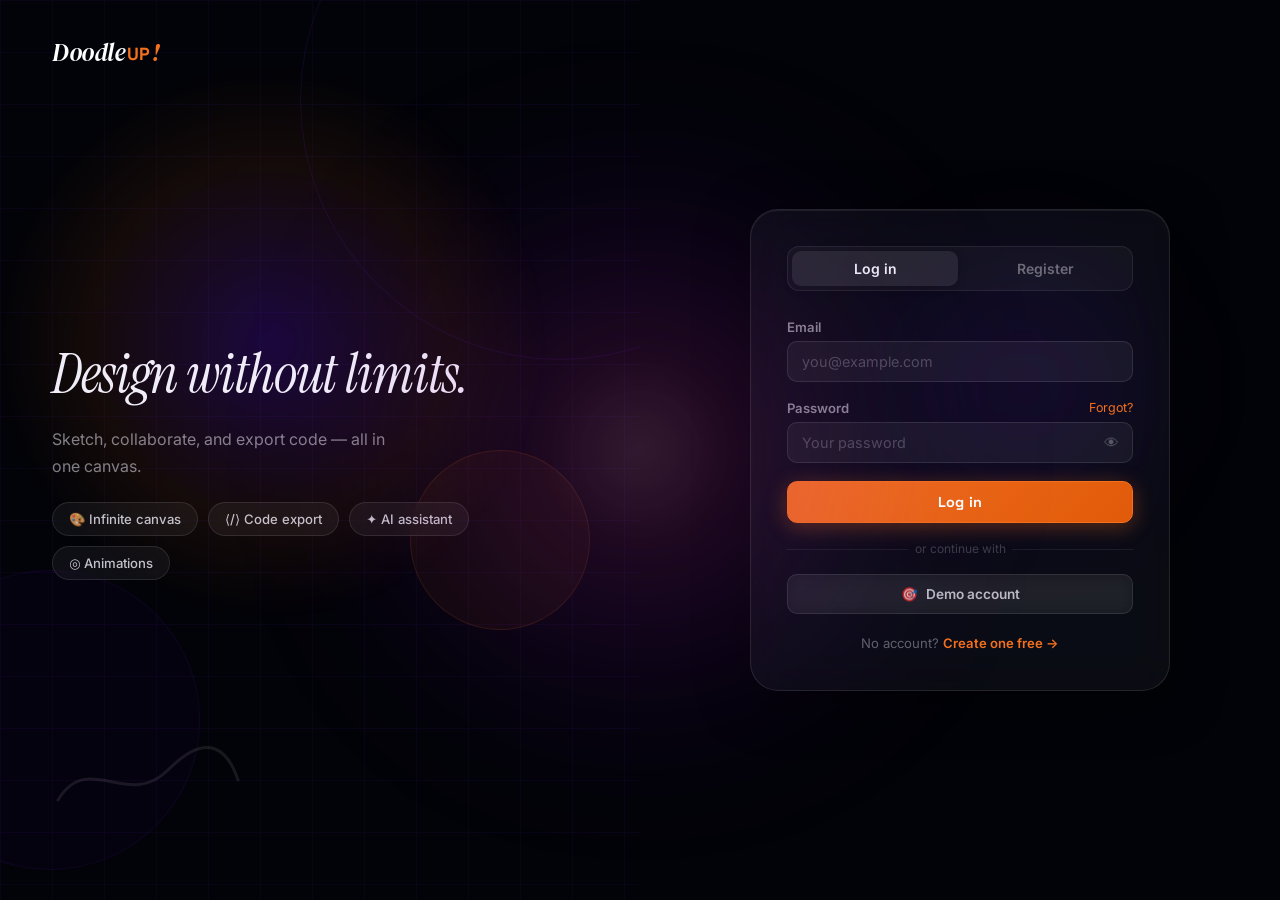
<file: dashboard.html>
<!DOCTYPE html>
<html lang="en" data-theme="dark">
<head>
  <meta charset="UTF-8" />
  <meta name="viewport" content="width=device-width, initial-scale=1.0" />
  <title>DoodleUp! — Dashboard</title>
  <link rel="preconnect" href="https://fonts.googleapis.com" />
  <link rel="preconnect" href="https://fonts.gstatic.com" crossorigin />
  <link rel="stylesheet" href="https://fonts.googleapis.com/css2?family=Instrument+Serif:ital@0;1&family=Inter:ital,wght@0,300;0,400;0,500;0,600;0,700;0,800;0,900;1,400&display=swap" />
  <link rel="stylesheet" href="css/style.css?v=4" />
  <link rel="stylesheet" href="css/dashboard.css?v=4" />
  <style>
    html { background: #020308; }
    body { background: transparent; color: #e8e6f0; margin: 0; }
  </style>
</head>
<body>

<div id="cursorGlowPrimary" aria-hidden="true"></div>
<div id="cursorGlowSecondary" aria-hidden="true"></div>

  <!-- ── Top Nav ─────────────────────────────────────── -->
  <nav class="topnav">
    <div class="topnav-left">
      <a href="index.html" class="doodle-logo">Doodle<span class="logo-up">UP</span><span class="logo-dot">!</span></a>
      <div class="topnav-links">
        <a href="dashboard.html" class="topnav-link active">Projects</a>
        <a href="#" class="topnav-link">Templates</a>
      </div>
    </div>
    <div class="topnav-right">
      <button id="themeToggle" class="icon-btn" title="Toggle theme">☀</button>
      <button class="btn btn-primary btn-sm" id="newProjectBtn">+ New project</button>
      <div class="avatar" id="userAvatar" title="Account">U</div>
    </div>
  </nav>

  <!-- ── Sidebar + main ──────────────────────────────── -->
  <div class="dash-layout">

    <!-- Sidebar -->
    <aside class="dash-sidebar">
      <div class="sidebar-section">
        <span class="sidebar-label">Library</span>
        <nav class="sidebar-nav">
          <a href="#" class="sidebar-link active" data-filter="all">
            <span class="sidebar-icon">⊞</span> All projects
          </a>
          <a href="#" class="sidebar-link" data-filter="recent">
            <span class="sidebar-icon">🕒</span> Recent
          </a>
          <a href="#" class="sidebar-link" data-filter="starred">
            <span class="sidebar-icon">★</span> Starred
          </a>
        </nav>
      </div>
      <div class="sidebar-section">
        <span class="sidebar-label">Templates</span>
        <nav class="sidebar-nav">
          <a href="#" class="sidebar-link" data-tmpl="saas">
            <span class="sidebar-icon">🚀</span> SaaS Landing
          </a>
          <a href="#" class="sidebar-link" data-tmpl="portfolio">
            <span class="sidebar-icon">🖼</span> Portfolio
          </a>
          <a href="#" class="sidebar-link" data-tmpl="blog">
            <span class="sidebar-icon">📝</span> Blog
          </a>
          <a href="#" class="sidebar-link" data-tmpl="dashboard">
            <span class="sidebar-icon">📊</span> App Dashboard
          </a>
        </nav>
      </div>
      <div class="sidebar-bottom">
        <a href="login.html" class="sidebar-link sidebar-logout" id="logoutBtn">
          <span class="sidebar-icon">→</span> Log out
        </a>
      </div>
    </aside>

    <!-- Main content -->
    <main class="dash-main">

      <!-- Header row -->
      <div class="dash-header">
        <div>
          <h2 class="dash-title">Your projects</h2>
          <p class="dash-subtitle" id="projectCount">Loading…</p>
        </div>
        <div class="dash-header-actions">
          <div class="search-wrap">
            <span class="search-icon">🔍</span>
            <input class="input search-input" id="searchInput" type="text" placeholder="Search projects…" />
          </div>
          <div class="view-toggle">
            <button class="icon-btn active" id="gridView" title="Grid view">⊞</button>
            <button class="icon-btn" id="listView" title="List view">≡</button>
          </div>
        </div>
      </div>

      <!-- Empty state -->
      <div class="empty-state hidden" id="emptyState">
        <div class="empty-icon">✏️</div>
        <h3>No projects yet</h3>
        <p>Create your first project and start designing.</p>
        <button class="btn btn-primary btn-lg" id="emptyNewBtn">+ Create project</button>
      </div>

      <!-- Project grid -->
      <div class="projects-grid" id="projectsGrid"></div>

    </main>
  </div>

  <!-- ── New project modal ───────────────────────────── -->
  <div class="modal-overlay hidden" id="newProjectModal">
    <div class="modal-card">
      <div class="modal-header">
        <h3>Create new project</h3>
        <button class="icon-btn modal-close" id="closeModal">✕</button>
      </div>
      <div class="modal-body">
        <div class="form-group">
          <label class="form-label" for="projectName">Project name</label>
          <input class="input" type="text" id="projectName" placeholder="e.g. My Landing Page" />
        </div>
        <div class="template-picker">
          <span class="form-label">Start from</span>
          <div class="tmpl-grid">
            <div class="tmpl-option active" data-tmpl="">
              <div class="tmpl-icon">◻</div>
              <span>Blank</span>
            </div>
            <div class="tmpl-option" data-tmpl="saas">
              <div class="tmpl-icon" style="color:var(--accent)">🚀</div>
              <span>SaaS</span>
            </div>
            <div class="tmpl-option" data-tmpl="portfolio">
              <div class="tmpl-icon" style="color:var(--teal)">🖼</div>
              <span>Portfolio</span>
            </div>
            <div class="tmpl-option" data-tmpl="blog">
              <div class="tmpl-icon" style="color:var(--brand-burgundy)">📝</div>
              <span>Blog</span>
            </div>
          </div>
        </div>
      </div>
      <div class="modal-footer">
        <button class="btn btn-secondary" id="cancelModal">Cancel</button>
        <button class="btn btn-primary" id="createProjectBtn">Create project →</button>
      </div>
    </div>
  </div>

  <!-- ── Context menu ────────────────────────────────── -->
  <div class="ctx-menu hidden" id="ctxMenu">
    <button class="ctx-item" id="ctxOpen">Open</button>
    <button class="ctx-item" id="ctxRename">Rename</button>
    <button class="ctx-item" id="ctxDuplicate">Duplicate</button>
    <button class="ctx-item" id="ctxStar">Star</button>
    <div class="ctx-sep"></div>
    <button class="ctx-item ctx-danger" id="ctxDelete">Delete</button>
  </div>

  <script src="js/theme.js"></script>
  <script>
    /* Dashboard is always dark — enforce it */
    document.documentElement.setAttribute("data-theme","dark");
  </script>
<script src="js/dashboard.js"></script>
<script>
(function(){
  const p=document.getElementById('cursorGlowPrimary'),s=document.getElementById('cursorGlowSecondary');
  if(!p||!s)return;
  let tx=window.innerWidth/2,ty=window.innerHeight/2,px=tx,py=ty,sx=tx,sy=ty;
  document.addEventListener('mousemove',e=>{tx=e.clientX;ty=e.clientY;},{passive:true});
  function loop(){
    px+=(tx-px)*0.08;py+=(ty-py)*0.08;
    sx+=(tx-sx)*0.15;sy+=(ty-sy)*0.15;
    p.style.left=px+'px';p.style.top=py+'px';
    s.style.left=sx+'px';s.style.top=sy+'px';
    requestAnimationFrame(loop);
  }
  loop();
})();
</script>
</body>
</html>
</file>
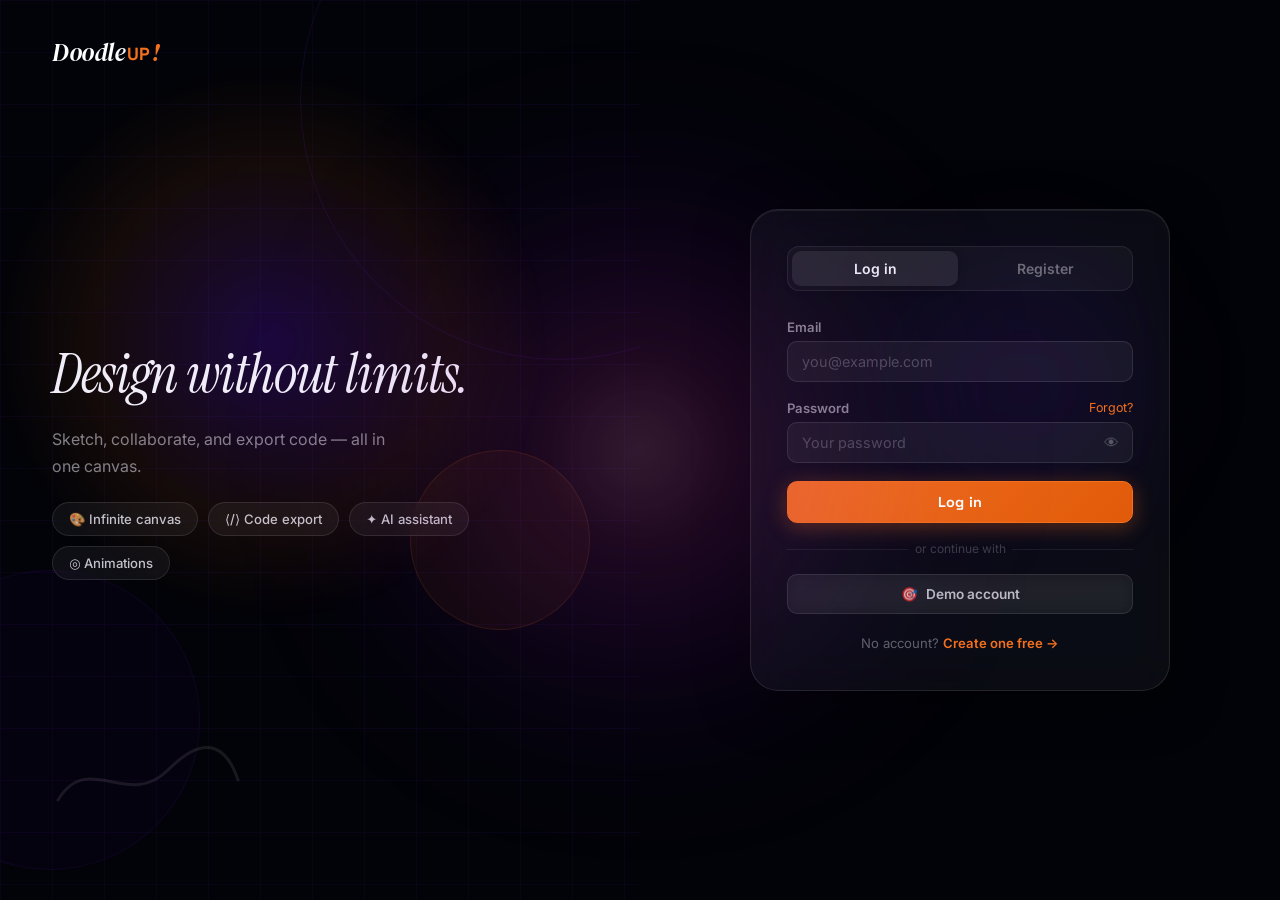
<file: login.html>
<!DOCTYPE html>
<html lang="en" data-theme="dark">
<head>
  <meta charset="UTF-8" />
  <meta name="viewport" content="width=device-width, initial-scale=1.0" />
  <title>DoodleUp! — Log in or Register</title>
  <link rel="preconnect" href="https://fonts.googleapis.com" />
  <link rel="preconnect" href="https://fonts.gstatic.com" crossorigin />
  <link rel="stylesheet" href="https://fonts.googleapis.com/css2?family=Instrument+Serif:ital@0;1&family=Inter:ital,wght@0,300;0,400;0,500;0,600;0,700;0,800;0,900;1,400&display=swap" />
  <link rel="stylesheet" href="css/style.css?v=2" />
  <link rel="stylesheet" href="css/auth.css?v=2" />
  <style>
    html { background: #020308; }
    body { background: transparent; color: #e8e6f0; margin: 0; }
  </style>
</head>
<body>

<div id="cursorGlowPrimary" aria-hidden="true"></div>
<div id="cursorGlowSecondary" aria-hidden="true"></div>

  <div class="auth-layout">

    <!-- ── Left panel ────────────────────────────────── -->
    <div class="auth-left">
      <a href="index.html" class="doodle-logo auth-logo">Doodle<span class="logo-up">UP</span><span class="logo-dot">!</span></a>
      <div class="auth-left-content">
        <h2 class="auth-tagline">Design without limits.</h2>
        <p class="auth-sub">Sketch, collaborate, and export code — all in one canvas.</p>
        <div class="auth-feature-pills">
          <div class="auth-pill">🎨 Infinite canvas</div>
          <div class="auth-pill">⟨/⟩ Code export</div>
          <div class="auth-pill">✦ AI assistant</div>
          <div class="auth-pill">◎ Animations</div>
        </div>
      </div>
      <div class="auth-bg-art">
        <div class="art-circle art-c1"></div>
        <div class="art-circle art-c2"></div>
        <div class="art-circle art-c3"></div>
        <div class="art-squiggle">
          <svg viewBox="0 0 200 80" fill="none" xmlns="http://www.w3.org/2000/svg">
            <path d="M10 60 C 40 10, 80 70, 120 30 S 180 10, 190 40" stroke="rgba(255,255,255,0.25)" stroke-width="3" stroke-linecap="round" fill="none"/>
          </svg>
        </div>
      </div>
    </div>

    <!-- ── Right panel ───────────────────────────────── -->
    <div class="auth-right">
      <div class="auth-card">

        <!-- Tab switcher -->
        <div class="auth-tabs">
          <button class="auth-tab active" id="tabLogin">Log in</button>
          <button class="auth-tab" id="tabRegister">Register</button>
        </div>

        <!-- ── Login form ─────────────────────────── -->
        <form class="auth-form" id="loginForm" autocomplete="off">
          <div class="auth-error hidden" id="loginError"></div>

          <div class="form-group">
            <label class="form-label" for="loginEmail">Email</label>
            <input class="input" type="email" id="loginEmail" placeholder="you@example.com" required />
          </div>

          <div class="form-group">
            <label class="form-label" for="loginPassword">
              Password
              <a href="#" class="form-label-link">Forgot?</a>
            </label>
            <div class="input-wrap">
              <input class="input" type="password" id="loginPassword" placeholder="Your password" required />
              <button type="button" class="input-eye" id="loginEye" tabindex="-1">👁</button>
            </div>
          </div>

          <button type="submit" class="btn btn-primary btn-full btn-lg" id="loginBtn">
            <span class="btn-label">Log in</span>
            <span class="btn-spinner hidden"></span>
          </button>

          <div class="auth-divider"><span>or continue with</span></div>

          <div class="oauth-row">
            <button type="button" class="oauth-btn" onclick="demoLogin()">
              <span>🎯</span> Demo account
            </button>
          </div>

          <p class="auth-switch">No account? <a href="#" id="goRegister">Create one free →</a></p>
        </form>

        <!-- ── Register form ──────────────────────── -->
        <form class="auth-form hidden" id="registerForm" autocomplete="off">
          <div class="auth-error hidden" id="registerError"></div>

          <div class="form-group">
            <label class="form-label" for="regName">Full name</label>
            <input class="input" type="text" id="regName" placeholder="Your name" required />
          </div>

          <div class="form-group">
            <label class="form-label" for="regEmail">Email</label>
            <input class="input" type="email" id="regEmail" placeholder="you@example.com" required />
          </div>

          <div class="form-group">
            <label class="form-label" for="regPassword">Password</label>
            <div class="input-wrap">
              <input class="input" type="password" id="regPassword" placeholder="At least 6 characters" required />
              <button type="button" class="input-eye" id="regEye" tabindex="-1">👁</button>
            </div>
            <div class="pwd-strength">
              <div class="pwd-bar" id="pwdBar"></div>
            </div>
            <span class="pwd-hint" id="pwdHint"></span>
          </div>

          <button type="submit" class="btn btn-primary btn-full btn-lg" id="registerBtn">
            <span class="btn-label">Create account</span>
            <span class="btn-spinner hidden"></span>
          </button>

          <p class="auth-terms">By registering you agree to our <a href="#">Terms</a> and <a href="#">Privacy Policy</a>.</p>
          <p class="auth-switch">Already have an account? <a href="#" id="goLogin">Log in →</a></p>
        </form>

      </div>
    </div>
  </div>

  <script src="js/theme.js"></script>
  <script src="js/auth.js"></script>
  <script>
  (function(){
    const p=document.getElementById('cursorGlowPrimary'),s=document.getElementById('cursorGlowSecondary');
    if(!p||!s)return;
    let tx=window.innerWidth/2,ty=window.innerHeight/2,px=tx,py=ty,sx=tx,sy=ty;
    document.addEventListener('mousemove',e=>{tx=e.clientX;ty=e.clientY;},{passive:true});
    function loop(){
      px+=(tx-px)*0.08;py+=(ty-py)*0.08;
      sx+=(tx-sx)*0.15;sy+=(ty-sy)*0.15;
      p.style.left=px+'px';p.style.top=py+'px';
      s.style.left=sx+'px';s.style.top=sy+'px';
      requestAnimationFrame(loop);
    }
    loop();
  })();
  </script>
</body>
</html>
</file>
<file: css/style.css>
/* ============================================================
   DoodleUp! — Global Shared Styles
   ============================================================ */

@import url("tokens.css");
@import url("https://fonts.googleapis.com/css2?family=DM+Serif+Display:ital@0;1&family=Space+Grotesk:wght@300;400;500;600;700&family=Outfit:wght@400;500;600;700;800;900&family=Inter:wght@300;400;500;600;700&family=JetBrains+Mono:wght@400;500&display=swap");

/* ── Reset ─────────────────────────────────────────────── */
*, *::before, *::after { box-sizing: border-box; margin: 0; padding: 0; }
html { height: 100%; scroll-behavior: smooth; -webkit-font-smoothing: antialiased; text-rendering: optimizeLegibility; }
body { min-height: 100%; font-family: var(--font-body); background: var(--bg-base); color: var(--text-primary); transition: background 0.3s ease, color 0.3s ease; }
a { color: inherit; text-decoration: none; }
img, svg { display: block; max-width: 100%; }
button { font-family: inherit; cursor: pointer; border: none; background: none; }
input, textarea, select { font-family: inherit; }
ul { list-style: none; }
::selection { background: var(--accent-soft); }

/* ── Page entrance animation ───────────────────────────── */
body { animation: duPageIn 0.42s cubic-bezier(0.22,1,0.36,1) both; }
@keyframes duPageIn {
  from { opacity: 0; transform: translateY(14px); }
  to   { opacity: 1; transform: none; }
}

/* ── Logo mark ──────────────────────────────────────────── */
.doodle-logo {
  font-family: var(--font-logo);
  font-style: italic;
  font-size: 1.55rem;
  font-weight: 400;
  color: var(--text-primary);
  letter-spacing: -0.02em;
  display: inline-flex;
  align-items: baseline;
  gap: 3px;
  line-height: 1;
}
.doodle-logo .logo-up {
  color: var(--accent);
  font-style: normal;
  font-family: var(--font-heading);
  font-weight: 800;
  font-size: 1.1rem;
  letter-spacing: -0.03em;
  transform: translateY(-1px);
}
.doodle-logo .logo-dot { color: var(--accent); }

/* ── Typography ─────────────────────────────────────────── */
h1,h2,h3,h4,h5,h6 {
  font-family: var(--font-heading);
  font-weight: 700;
  line-height: 1.15;
  color: var(--text-primary);
  letter-spacing: -0.02em;
}
h1 { font-size: clamp(2.2rem, 5vw, 4rem); }
h2 { font-size: clamp(1.7rem, 3.5vw, 2.6rem); }
h3 { font-size: clamp(1.2rem, 2vw, 1.6rem); }
h4 { font-size: 1.1rem; }
p  { line-height: 1.68; color: var(--text-secondary); }

/* ── Buttons ─────────────────────────────────────────────── */
.btn {
  display: inline-flex;
  align-items: center;
  justify-content: center;
  gap: 8px;
  padding: 10px 20px;
  border-radius: var(--r-sm);
  font-family: var(--font-heading);
  font-size: 0.875rem;
  font-weight: 600;
  line-height: 1;
  letter-spacing: 0.01em;
  border: 1.5px solid transparent;
  cursor: pointer;
  white-space: nowrap;
  user-select: none;
  transition:
    background var(--transition-fast),
    color var(--transition-fast),
    border-color var(--transition-fast),
    box-shadow var(--transition-fast),
    transform var(--transition-fast);
}
.btn:active { transform: translateY(1px) !important; box-shadow: none !important; }

.btn-primary {
  background: var(--accent);
  color: #fff;
  border-color: var(--accent);
  box-shadow: var(--shadow-btn);
}
.btn-primary:hover {
  background: var(--accent-hover);
  border-color: var(--accent-hover);
  box-shadow: var(--shadow-btn-hover);
  transform: translateY(-2px);
}

.btn-teal {
  background: var(--teal);
  color: #fff;
  border-color: var(--teal);
  box-shadow: var(--shadow-btn-teal);
}
.btn-teal:hover {
  background: var(--teal-hover);
  box-shadow: 0 8px 24px rgba(13,61,58,0.35);
  transform: translateY(-2px);
}

.btn-secondary {
  background: var(--bg-panel);
  color: var(--text-primary);
  border-color: var(--border-default);
  box-shadow: var(--shadow-sm);
}
.btn-secondary:hover {
  background: var(--bg-subtle);
  border-color: var(--border-strong);
  box-shadow: var(--shadow-md);
  transform: translateY(-1px);
}

.btn-ghost {
  background: transparent;
  color: var(--text-secondary);
  border-color: transparent;
}
.btn-ghost:hover { background: var(--bg-elevated); color: var(--text-primary); }

.btn-danger {
  background: var(--danger-soft);
  color: var(--danger);
  border-color: rgba(186,56,1,0.25);
  box-shadow: 0 2px 8px rgba(186,56,1,0.12);
}
.btn-danger:hover {
  background: rgba(186,56,1,0.16);
  box-shadow: 0 4px 16px rgba(186,56,1,0.22);
  transform: translateY(-1px);
}

.btn-sm { padding: 7px 14px; font-size: 0.8rem; }
.btn-lg { padding: 13px 26px; font-size: 0.93rem; border-radius: var(--r-md); }
.btn-xl { padding: 15px 32px; font-size: 1rem; border-radius: var(--r-md); }
.btn-full { width: 100%; justify-content: center; }

/* ── Icon button ─────────────────────────────────────────── */
.icon-btn {
  width: 36px; height: 36px;
  border-radius: var(--r-sm);
  background: var(--bg-elevated);
  border: 1.5px solid var(--border-subtle);
  color: var(--text-secondary);
  display: flex; align-items: center; justify-content: center;
  font-size: 15px;
  cursor: pointer;
  transition: all var(--transition-fast);
  box-shadow: var(--shadow-xs);
  flex-shrink: 0;
}
.icon-btn:hover {
  background: var(--bg-subtle);
  color: var(--text-primary);
  border-color: var(--border-default);
  box-shadow: var(--shadow-sm);
  transform: translateY(-1px);
}
.icon-btn.active {
  background: var(--accent-soft);
  border-color: var(--accent);
  color: var(--accent);
}

/* ── Inputs ──────────────────────────────────────────────── */
.input {
  width: 100%;
  background: var(--bg-panel);
  border: 1.5px solid var(--border-subtle);
  border-radius: var(--r-sm);
  padding: 10px 14px;
  font-size: 0.9rem;
  color: var(--text-primary);
  outline: none;
  transition: border-color var(--transition-fast), box-shadow var(--transition-fast);
}
.input::placeholder { color: var(--text-disabled); }
.input:focus { border-color: var(--accent); box-shadow: 0 0 0 3px var(--accent-soft); }

/* ── Card ────────────────────────────────────────────────── */
.card {
  background: var(--bg-panel);
  border: 1px solid var(--border-subtle);
  border-radius: var(--r-lg);
  box-shadow: var(--shadow-sm);
  overflow: hidden;
  transition: transform var(--transition-base), box-shadow var(--transition-base);
}
.card:hover { transform: translateY(-3px); box-shadow: var(--shadow-lg); }

/* ── Badge ───────────────────────────────────────────────── */
.badge {
  display: inline-flex; align-items: center; gap: 4px;
  padding: 3px 9px;
  border-radius: var(--r-full);
  font-size: 0.7rem;
  font-weight: 700;
  letter-spacing: 0.06em;
  text-transform: uppercase;
}
.badge-orange { background: var(--accent-soft);  color: var(--accent); }
.badge-teal   { background: var(--teal-soft);    color: var(--teal); [data-theme="dark"] & { color: #5ac8c3; } }
.badge-new    { background: var(--warning-soft); color: var(--warning); }

/* ── Nav (shared topbar) ─────────────────────────────────── */
.topnav {
  position: fixed; top: 0; left: 0; right: 0;
  z-index: var(--z-sticky);
  height: 62px;
  display: flex; align-items: center;
  padding: 0 28px;
  gap: 20px;
  background: rgba(253,247,242,0.90);
  backdrop-filter: blur(24px) saturate(1.6);
  -webkit-backdrop-filter: blur(24px) saturate(1.6);
  border-bottom: 1px solid var(--border-subtle);
  transition: background var(--transition-base);
}
[data-theme="dark"] .topnav { background: rgba(11,14,13,0.90); }

.topnav-left  { display: flex; align-items: center; gap: 32px; }
.topnav-right { display: flex; align-items: center; gap: 10px; margin-left: auto; }

.topnav-links { display: flex; gap: 4px; }
.topnav-link {
  padding: 7px 12px;
  font-size: 0.875rem;
  font-weight: 500;
  color: var(--text-secondary);
  border-radius: var(--r-sm);
  transition: color var(--transition-fast), background var(--transition-fast);
}
.topnav-link:hover { color: var(--text-primary); background: var(--bg-elevated); }
.topnav-link.active { color: var(--accent); background: var(--accent-softer); }

/* ── Avatar ──────────────────────────────────────────────── */
.avatar {
  width: 34px; height: 34px;
  border-radius: 50%;
  background: linear-gradient(135deg, var(--accent) 0%, var(--brand-burgundy) 100%);
  color: #fff;
  font-size: 12px;
  font-weight: 700;
  display: flex; align-items: center; justify-content: center;
  flex-shrink: 0;
  box-shadow: var(--shadow-sm);
  font-family: var(--font-heading);
  letter-spacing: 0.02em;
}

/* ── Toast ───────────────────────────────────────────────── */
.toast-container { position: fixed; bottom: 24px; right: 24px; z-index: var(--z-toast); display: flex; flex-direction: column; gap: 8px; }
.toast {
  background: var(--bg-panel);
  border: 1px solid var(--border-default);
  border-radius: var(--r-md);
  padding: 12px 16px;
  font-size: 0.875rem;
  box-shadow: var(--shadow-xl);
  display: flex; align-items: center; gap: 10px;
  animation: toastIn 0.3s cubic-bezier(0.34,1.56,0.64,1) both;
  min-width: 260px;
  max-width: 360px;
}
@keyframes toastIn { from { opacity: 0; transform: translateX(24px) scale(0.95); } to { opacity: 1; transform: none; } }
.toast.success { border-left: 3px solid var(--success); }
.toast.error   { border-left: 3px solid var(--danger); }
.toast.info    { border-left: 3px solid var(--accent); }

/* ── Scrollbar ───────────────────────────────────────────── */
::-webkit-scrollbar { width: 5px; height: 5px; }
::-webkit-scrollbar-track { background: transparent; }
::-webkit-scrollbar-thumb { background: var(--border-default); border-radius: 99px; }
::-webkit-scrollbar-thumb:hover { background: var(--border-strong); }

/* ── Utilities ───────────────────────────────────────────── */
.hidden { display: none !important; }
.flex  { display: flex; }
.flex-col { display: flex; flex-direction: column; }
.items-center { align-items: center; }
.justify-between { justify-content: space-between; }
.gap-1 { gap: 4px; } .gap-2 { gap: 8px; } .gap-3 { gap: 12px; } .gap-4 { gap: 16px; } .gap-6 { gap: 24px; }
.text-sm { font-size: 0.85rem; } .text-xs { font-size: 0.75rem; }
.text-muted { color: var(--text-muted); } .text-accent { color: var(--accent); }
.fw-600 { font-weight: 600; } .fw-700 { font-weight: 700; }
.w-full { width: 100%; }
.mt-auto { margin-top: auto; }
.ml-auto { margin-left: auto; }
</file>
<file: css/landing.css>
/* ════════════════════════════════════════════════════════════
   DoodleUp! — Premium Landing Page Design System
   $100M VC-backed AI design startup aesthetic
   Inspired by: Framer · Linear · Arc · Apple Vision Pro · Stripe
   ════════════════════════════════════════════════════════════ */

/* ── Reset & Base ────────────────────────────────────────── */
html { background: #020308 !important; scroll-behavior: smooth; }
body { background: transparent !important; color: #e8e6f0; font-family: 'Inter', sans-serif; margin: 0; }
* { box-sizing: border-box; }
a { text-decoration: none; color: inherit; }

/* ════════════════════════════════════════════════════════════
   CINEMATIC BACKGROUND SYSTEM
   ════════════════════════════════════════════════════════════ */
.du-bg {
  position: fixed; inset: 0; z-index: 0; pointer-events: none;
  overflow: hidden;
}
.du-bg-g1 {
  position: absolute;
  top: -20%; left: -10%;
  width: 70vw; height: 70vw;
  background: radial-gradient(circle, rgba(255,119,0,0.10) 0%, transparent 65%);
  animation: bgDrift1 18s ease-in-out infinite alternate;
}
.du-bg-g2 {
  position: absolute;
  top: 30%; right: -15%;
  width: 65vw; height: 65vw;
  background: radial-gradient(circle, rgba(122,28,255,0.11) 0%, transparent 60%);
  animation: bgDrift2 22s ease-in-out infinite alternate;
}
.du-bg-g3 {
  position: absolute;
  bottom: -10%; left: 30%;
  width: 60vw; height: 50vw;
  background: radial-gradient(circle, rgba(0,255,255,0.05) 0%, transparent 55%);
  animation: bgDrift3 26s ease-in-out infinite alternate;
}
.du-mesh {
  position: absolute; inset: 0;
  background-image:
    linear-gradient(rgba(122,28,255,0.025) 1px, transparent 1px),
    linear-gradient(90deg, rgba(122,28,255,0.025) 1px, transparent 1px);
  background-size: 64px 64px;
  mask-image: radial-gradient(ellipse 80% 80% at 50% 50%, black, transparent);
  -webkit-mask-image: radial-gradient(ellipse 80% 80% at 50% 50%, black, transparent);
  animation: meshPulse 8s ease-in-out infinite alternate;
}
.du-noise {
  position: fixed; inset: 0; z-index: 1; pointer-events: none;
  background-image: url("data:image/svg+xml,%3Csvg viewBox='0 0 256 256' xmlns='http://www.w3.org/2000/svg'%3E%3Cfilter id='noise'%3E%3CfeTurbulence type='fractalNoise' baseFrequency='0.9' numOctaves='4' stitchTiles='stitch'/%3E%3C/filter%3E%3Crect width='100%25' height='100%25' filter='url(%23noise)' opacity='1'/%3E%3C/svg%3E");
  background-repeat: repeat;
  background-size: 200px 200px;
  opacity: 0.022;
  mix-blend-mode: overlay;
}
@keyframes bgDrift1 { 0% { transform: translate(0,0) scale(1); } 100% { transform: translate(5%,8%) scale(1.08); } }
@keyframes bgDrift2 { 0% { transform: translate(0,0) scale(1); } 100% { transform: translate(-6%,4%) scale(1.05); } }
@keyframes bgDrift3 { 0% { transform: translate(0,0) scale(1); } 100% { transform: translate(4%,-6%) scale(1.06); } }
@keyframes meshPulse { 0% { opacity: 0.6; } 100% { opacity: 1; } }

/* Particle canvas */
#du-particles {
  position: fixed; inset: 0; z-index: 1;
  pointer-events: none; width: 100%; height: 100%;
}

/* ── Global cursor ambient light — fixed, above ALL sections ── */
#cursorGlowPrimary {
  position: fixed;
  left: 0; top: 0;
  width: 500px; height: 500px;
  border-radius: 9999px;
  background: radial-gradient(
    circle,
    rgba(255,120,0,0.30) 0%,
    rgba(145,0,255,0.20) 40%,
    transparent 75%
  );
  filter: blur(100px);
  pointer-events: none;
  z-index: 9999;
  transform: translate(-50%, -50%);
  will-change: left, top;
}
#cursorGlowSecondary {
  position: fixed;
  left: 0; top: 0;
  width: 180px; height: 180px;
  border-radius: 9999px;
  background: radial-gradient(
    circle,
    rgba(255,255,255,0.10),
    transparent 70%
  );
  filter: blur(30px);
  pointer-events: none;
  z-index: 9999;
  transform: translate(-50%, -50%);
  will-change: left, top;
}

/* ── Scroll reveal system ────────────────────────────────── */
.du-reveal-up {
  opacity: 0;
  transform: translateY(40px);
  filter: blur(8px);
  transition:
    opacity 0.8s cubic-bezier(0.16,1,0.3,1) var(--d,0s),
    transform 0.8s cubic-bezier(0.16,1,0.3,1) var(--d,0s),
    filter 0.8s cubic-bezier(0.16,1,0.3,1) var(--d,0s);
}
.du-reveal-up.du-in {
  opacity: 1; transform: translateY(0); filter: blur(0);
}
.du-reveal-word {
  opacity: 0;
  transform: translateY(50px);
  filter: blur(12px);
  transition:
    opacity 0.9s cubic-bezier(0.16,1,0.3,1) var(--d,0s),
    transform 0.9s cubic-bezier(0.16,1,0.3,1) var(--d,0s),
    filter 0.9s cubic-bezier(0.16,1,0.3,1) var(--d,0s);
}
.du-reveal-word.du-in {
  opacity: 1; transform: translateY(0); filter: blur(0);
}

/* Hero elements animate in via CSS keyframes — no JS dependency */
.du-hero .du-reveal-up,
.du-hero .du-reveal-word {
  animation: duHeroIn 0.9s cubic-bezier(0.16,1,0.3,1) var(--d, 0s) both;
}
@keyframes duHeroIn {
  from { opacity: 0; transform: translateY(40px); filter: blur(10px); }
  to   { opacity: 1; transform: none; filter: none; }
}

/* Glass utilities */
.glass {
  background: rgba(255,255,255,0.03);
  backdrop-filter: blur(24px); -webkit-backdrop-filter: blur(24px);
  border: 1px solid rgba(255,255,255,0.08);
  box-shadow: 0 8px 40px rgba(0,0,0,0.45), inset 0 1px 1px rgba(255,255,255,0.08);
  border-radius: 32px;
}
.glass-strong {
  background: rgba(255,255,255,0.05);
  backdrop-filter: blur(40px); -webkit-backdrop-filter: blur(40px);
  border: 1px solid rgba(255,255,255,0.10);
  box-shadow: 0 10px 60px rgba(0,0,0,0.5), inset 0 1px 1px rgba(255,255,255,0.10);
}

/* ════════════════════════════════════════════════════════════
   FLOATING GLASS NAV
   ════════════════════════════════════════════════════════════ */
.snav {
  position: fixed;
  top: 20px; left: 50%; transform: translateX(-50%);
  width: 92%; max-width: 1380px;
  z-index: 200;
  display: flex; align-items: center; justify-content: space-between;
  padding: 10px 14px 10px 18px;
  background: rgba(2,3,8,0.72);
  backdrop-filter: blur(28px) saturate(180%);
  -webkit-backdrop-filter: blur(28px) saturate(180%);
  border: 1px solid rgba(255,255,255,0.09);
  border-radius: 9999px;
  box-shadow: 0 4px 32px rgba(0,0,0,0.5), inset 0 1px 0 rgba(255,255,255,0.06);
  transition: background 0.4s, box-shadow 0.4s, border-color 0.4s;
}
.snav.scrolled {
  background: rgba(2,3,8,0.88);
  box-shadow: 0 8px 48px rgba(0,0,0,0.6), 0 0 0 1px rgba(255,255,255,0.06), inset 0 1px 0 rgba(255,255,255,0.06);
}
.snav-left { display: flex; align-items: center; }
.snav-brand { display: flex; align-items: center; gap: 10px; text-decoration: none; }
.snav-wordmark {
  font-family: 'Instrument Serif', serif; font-style: italic;
  font-size: 1.35rem; color: #fff; letter-spacing: -0.01em; line-height: 1;
}
.snav-center {
  display: none; position: absolute; left: 50%; transform: translateX(-50%);
  background: rgba(255,255,255,0.06); backdrop-filter: blur(12px); -webkit-backdrop-filter: blur(12px);
  border: 1px solid rgba(255,255,255,0.12); border-radius: 9999px; padding: 4px;
  align-items: center; gap: 1px;
}
@media (min-width: 860px) { .snav-center { display: flex; } }
.snav-pill {
  background: none; border: none; color: rgba(255,255,255,0.60);
  font-size: 0.83rem; font-weight: 500; padding: 7px 17px; border-radius: 9999px;
  cursor: pointer; transition: background 0.18s, color 0.18s; white-space: nowrap;
  font-family: 'Inter', sans-serif; letter-spacing: -0.01em;
}
.snav-pill:hover { background: rgba(255,255,255,0.10); color: #fff; }
.snav-pill.active { background: rgba(255,255,255,0.14); color: #fff; font-weight: 600; }
.snav-right { display: flex; align-items: center; gap: 8px; }
.snav-login {
  display: none; color: rgba(255,255,255,0.65); font-size: 0.85rem; font-weight: 500;
  text-decoration: none; padding: 8px 16px; border-radius: 9999px;
  transition: color 0.18s, background 0.18s;
}
.snav-login:hover { color: #fff; background: rgba(255,255,255,0.07); }
@media (min-width: 640px) { .snav-login { display: block; } }
.snav-signup {
  display: none; background: #FF6B00; color: #fff; font-size: 0.83rem; font-weight: 700;
  padding: 9px 22px; border-radius: 9999px; text-decoration: none;
  transition: background 0.2s, transform 0.15s, box-shadow 0.2s;
  box-shadow: 0 0 20px rgba(255,107,0,0.3);
  letter-spacing: -0.01em;
}
.snav-signup:hover {
  background: #e05f00;
  box-shadow: 0 0 32px rgba(255,107,0,0.48);
  transform: translateY(-1px) scale(1.02);
}
@media (min-width: 860px) { .snav-signup { display: block; } }
.snav-hamburger {
  background: rgba(255,255,255,0.07); border: 1px solid rgba(255,255,255,0.12);
  border-radius: 12px; padding: 8px 10px; cursor: pointer;
  display: flex; align-items: center; justify-content: center; transition: background 0.18s;
}
.snav-hamburger:hover { background: rgba(255,255,255,0.14); }
@media (min-width: 860px) { .snav-hamburger { display: none; } }
.snav-drawer {
  position: fixed; top: 0; left: 0; right: 0; bottom: 0; z-index: 199;
  background: rgba(2,3,8,0.97); backdrop-filter: blur(32px); -webkit-backdrop-filter: blur(32px);
  padding: 88px 28px 40px; display: none; flex-direction: column; gap: 2px;
}
.snav-drawer.open { display: flex; }
.snav-drawer-link {
  color: rgba(255,255,255,0.75); text-decoration: none; font-size: 1.1rem; font-weight: 500;
  padding: 14px 0; border-bottom: 1px solid rgba(255,255,255,0.05); transition: color 0.15s;
}
.snav-drawer-link:hover { color: #fff; }
.snav-drawer-divider { height: 1px; background: rgba(255,255,255,0.06); margin: 8px 0; }
.snav-drawer-cta {
  display: inline-block; background: #FF6B00; color: #fff; font-size: 1rem; font-weight: 700;
  padding: 14px 28px; border-radius: 9999px; text-decoration: none; text-align: center;
  margin-top: 16px; transition: background 0.18s; box-shadow: 0 0 24px rgba(255,107,0,0.35);
}
.snav-drawer-cta:hover { background: #e05f00; }

/* ════════════════════════════════════════════════════════════
   HERO SECTION
   ════════════════════════════════════════════════════════════ */
.du-hero {
  position: relative; z-index: 10;
  min-height: 100dvh;
  display: flex; flex-direction: column; justify-content: center;
  padding: 140px clamp(24px, 6vw, 80px) 80px;
  overflow: hidden;
  gap: 0;
}

/* Ambient behind-content elements */
.hero-ambient { position: absolute; inset: 0; pointer-events: none; z-index: 0; }
.hero-orb {
  position: absolute; border-radius: 50%;
  filter: blur(90px); opacity: 0.55;
}
.hero-orb-1 {
  width: 600px; height: 600px; top: -15%; left: -10%;
  background: radial-gradient(circle, rgba(255,107,0,0.22) 0%, transparent 70%);
  animation: orbFloat1 12s ease-in-out infinite alternate;
}
.hero-orb-2 {
  width: 700px; height: 700px; bottom: -20%; right: -15%;
  background: radial-gradient(circle, rgba(122,28,255,0.20) 0%, transparent 70%);
  animation: orbFloat2 16s ease-in-out infinite alternate;
}
@keyframes orbFloat1 { 0% { transform: translate(0,0); } 100% { transform: translate(6%,8%); } }
@keyframes orbFloat2 { 0% { transform: translate(0,0); } 100% { transform: translate(-5%,-6%); } }

/* Floating design element icons */
.hero-float {
  position: absolute; font-size: 1.1rem;
  color: rgba(255,255,255,0.12);
  animation: floatEl 6s ease-in-out infinite;
}
.hero-float-1 { top: 25%; left: 42%; animation-delay: 0s; animation-duration: 7s; }
.hero-float-2 { top: 60%; left: 28%; animation-delay: 2s; animation-duration: 9s; }
.hero-float-3 { top: 35%; right: 30%; animation-delay: 1s; animation-duration: 8s; }
@keyframes floatEl {
  0%,100% { transform: translateY(0) rotate(0deg); }
  50%      { transform: translateY(-14px) rotate(12deg); }
}

/* Bezier curve SVG */
.hero-bezier {
  position: absolute; bottom: 10%; left: 0; right: 0;
  height: 300px; opacity: 0.6;
  pointer-events: none;
}
.hero-bezier svg { width: 100%; height: 100%; }

/* Hero two-column layout */
.hero-inner {
  position: relative; z-index: 2;
  display: grid;
  grid-template-columns: 1fr 1fr;
  gap: 80px;
  align-items: center;
  max-width: 1380px; margin: 0 auto; width: 100%;
}

/* Left column */
.hero-left {
  display: flex; flex-direction: column; gap: 28px;
}
.hero-badge-wrap { display: flex; }
.hero-badge {
  display: inline-flex; align-items: center; gap: 8px;
  padding: 8px 18px;
  background: rgba(122,28,255,0.12);
  border: 1px solid rgba(122,28,255,0.28);
  border-radius: 9999px;
  font-size: 0.78rem; font-weight: 600; color: #c4b5fd;
  letter-spacing: 0.02em;
  backdrop-filter: blur(12px);
}

.hero-h1 {
  display: flex; flex-direction: column; gap: 4px;
  margin: 0;
}
.hero-serif {
  display: block;
  font-family: 'Instrument Serif', serif; font-style: italic; font-weight: 400;
  font-size: clamp(3rem, 6.5vw, 6rem);
  letter-spacing: -0.04em; line-height: 1.0;
  color: #fff;
}
.hero-bold {
  display: block;
  font-family: 'Inter', sans-serif; font-weight: 900;
  font-size: clamp(2.6rem, 6vw, 5.5rem);
  letter-spacing: -0.06em; line-height: 0.95;
  background: linear-gradient(135deg, #fff 0%, rgba(255,255,255,0.7) 100%);
  -webkit-background-clip: text; -webkit-text-fill-color: transparent; background-clip: text;
}

.hero-desc {
  font-size: clamp(1rem, 1.4vw, 1.1rem);
  color: rgba(232,230,240,0.58);
  line-height: 1.7; max-width: 480px;
  margin: 0;
}

.hero-actions {
  display: flex; gap: 14px; align-items: center; flex-wrap: wrap;
}
.hero-caption {
  font-size: 0.875rem;
  color: rgba(232,230,240,0.40);
  line-height: 1.7; max-width: 440px;
  border-left: 2px solid rgba(255,107,0,0.35);
  padding-left: 14px;
  margin: 0;
}

/* Centered full-width italic description below the hero columns */
.hero-desc-wrap {
  position: relative; z-index: 2;
  width: 100%; max-width: 1380px;
  margin: 48px auto 0;
  padding: 0 clamp(24px, 6vw, 80px);
  text-align: center;
}
.hero-desc-center {
  font-family: 'Instrument Serif', serif;
  font-style: italic;
  font-weight: 400;
  font-size: clamp(1.25rem, 2.2vw, 1.75rem);
  color: rgba(232,230,240,0.55);
  line-height: 1.55;
  letter-spacing: -0.02em;
  max-width: 780px;
  margin: 0 auto;
}

/* ── Orange CTA button ────────────────────────────────────── */
.btn-orange-glow {
  display: inline-flex; align-items: center; gap: 8px;
  background: #FF6B00;
  color: #fff; font-size: 1rem; font-weight: 700;
  padding: 0 32px; height: 56px; border-radius: 9999px;
  text-decoration: none; white-space: nowrap;
  box-shadow: 0 0 30px rgba(255,107,0,0.40), 0 0 80px rgba(255,107,0,0.18);
  transition: background 0.2s, box-shadow 0.2s, transform 0.2s;
  font-family: 'Inter', sans-serif; letter-spacing: -0.02em;
  will-change: transform;
}
.btn-orange-glow:hover {
  background: #e06000;
  box-shadow: 0 0 40px rgba(255,107,0,0.55), 0 0 100px rgba(255,107,0,0.28);
}

/* Ghost button */
.btn-ghost {
  display: inline-flex; align-items: center; gap: 8px;
  color: rgba(255,255,255,0.65); font-size: 0.95rem; font-weight: 500;
  padding: 0 24px; height: 56px; border-radius: 9999px;
  border: 1px solid rgba(255,255,255,0.14);
  background: rgba(255,255,255,0.04);
  backdrop-filter: blur(12px);
  text-decoration: none; white-space: nowrap;
  transition: background 0.2s, color 0.2s, border-color 0.2s;
  font-family: 'Inter', sans-serif; letter-spacing: -0.01em;
}
.btn-ghost:hover {
  background: rgba(255,255,255,0.09);
  color: #fff; border-color: rgba(255,255,255,0.25);
}

/* ── Right column: floating dashboard mockup ─────────────── */
.hero-right {
  display: flex; flex-direction: column; gap: 16px;
  align-items: center;
  position: relative;
}

.hero-dashboard {
  width: 100%; max-width: 540px;
  background: rgba(255,255,255,0.03);
  backdrop-filter: blur(32px) saturate(160%);
  -webkit-backdrop-filter: blur(32px) saturate(160%);
  border: 1px solid rgba(255,255,255,0.10);
  border-radius: 20px;
  box-shadow:
    0 32px 80px rgba(0,0,0,0.6),
    0 0 0 1px rgba(255,255,255,0.04) inset,
    0 1px 0 rgba(255,255,255,0.12) inset;
  overflow: hidden;
  transition: transform 0.4s cubic-bezier(0.16,1,0.3,1), box-shadow 0.4s;
  transform-style: preserve-3d;
  animation: dashFloat 8s ease-in-out infinite;
}
@keyframes dashFloat {
  0%,100% { transform: translateY(0); }
  50%      { transform: translateY(-12px); }
}

/* Chrome bar */
.dash-chrome {
  display: flex; align-items: center; gap: 12px;
  padding: 12px 16px;
  background: rgba(255,255,255,0.04);
  border-bottom: 1px solid rgba(255,255,255,0.07);
}
.dash-dots { display: flex; gap: 6px; }
.dash-dots span { width: 10px; height: 10px; border-radius: 50%; }
.dot-red    { background: #FF5F57; }
.dot-yellow { background: #FFBD2E; }
.dot-green  { background: #28CA41; }
.dash-tabs { display: flex; gap: 2px; margin-left: 8px; }
.dash-tab {
  padding: 4px 14px; font-size: 0.75rem; font-weight: 500;
  color: rgba(255,255,255,0.40); border-radius: 6px; cursor: pointer;
}
.dt-active { background: rgba(255,255,255,0.10); color: rgba(255,255,255,0.88); }
.dash-share {
  margin-left: auto;
  font-size: 0.72rem; color: rgba(255,255,255,0.35); font-weight: 500;
}

/* Dashboard body */
.dash-body {
  display: flex; height: 280px;
}

/* Sidebar */
.dash-sidebar {
  width: 140px; flex-shrink: 0;
  padding: 12px 10px;
  border-right: 1px solid rgba(255,255,255,0.06);
  display: flex; flex-direction: column; gap: 4px;
  overflow: hidden;
}
.ds-label {
  font-size: 0.68rem; font-weight: 700; letter-spacing: 0.08em;
  text-transform: uppercase; color: rgba(255,255,255,0.25);
  margin-bottom: 6px; padding: 0 4px;
}
.ds-layer {
  display: flex; align-items: center; gap: 7px;
  padding: 6px 8px; border-radius: 8px; cursor: pointer;
  transition: background 0.15s;
}
.ds-layer:hover { background: rgba(255,255,255,0.06); }
.ds-layer-active { background: rgba(122,28,255,0.18) !important; border: 1px solid rgba(122,28,255,0.30); }
.ds-icon { font-size: 0.75rem; color: rgba(255,255,255,0.55); }
.ds-name { font-size: 0.70rem; color: rgba(255,255,255,0.65); font-weight: 500; flex: 1; }
.ds-vis { font-size: 0.65rem; color: rgba(255,255,255,0.25); }
.ds-section-label {
  font-size: 0.62rem; font-weight: 700; letter-spacing: 0.08em; text-transform: uppercase;
  color: rgba(255,255,255,0.20); padding: 8px 4px 4px;
}
.ds-prop { display: flex; align-items: center; justify-content: space-between; padding: 4px 8px; }
.ds-prop-k { font-size: 0.65rem; color: rgba(255,255,255,0.30); font-weight: 500; }
.ds-prop-v { font-size: 0.65rem; color: rgba(255,255,255,0.60); font-weight: 600; font-variant-numeric: tabular-nums; }
.ds-color-dot { width: 14px; height: 14px; border-radius: 4px; border: 1px solid rgba(255,255,255,0.2); }

/* Canvas area */
.dash-canvas {
  flex: 1; position: relative; overflow: hidden;
  background: rgba(255,255,255,0.01);
}
.dc-grid {
  position: absolute; inset: 0;
  background-image:
    linear-gradient(rgba(255,255,255,0.04) 1px, transparent 1px),
    linear-gradient(90deg, rgba(255,255,255,0.04) 1px, transparent 1px);
  background-size: 20px 20px;
}

/* Wireframe elements on canvas */
.dc-wf {
  position: absolute; border-radius: 6px;
  border: 1px solid rgba(255,255,255,0.12);
  animation: wfPulse 3s ease-in-out infinite;
}
.dc-wf-1 { top: 14%; left: 10%; width: 70%; height: 26%; background: rgba(122,28,255,0.05); }
.dc-wf-2 { top: 48%; left: 10%; width: 40%; height: 18%; background: rgba(255,107,0,0.05); animation-delay: 0.5s; }
.dc-wf-3 { top: 48%; left: 55%; width: 30%; height: 18%; background: rgba(0,255,255,0.04); animation-delay: 1s; }
.dc-wf-4 { top: 72%; left: 10%; width: 75%; height: 18%; background: rgba(255,255,255,0.03); animation-delay: 1.5s; }
@keyframes wfPulse { 0%,100% { opacity: 0.8; } 50% { opacity: 1; } }

/* Selection handles */
.dc-selection {
  position: absolute; top: 14%; left: 10%; width: 70%; height: 26%;
  border: 1.5px solid rgba(122,28,255,0.8);
  pointer-events: none;
  box-shadow: 0 0 0 1px rgba(122,28,255,0.2);
}
.dc-sel-handle {
  position: absolute; width: 8px; height: 8px;
  background: #7a1cff; border: 1.5px solid rgba(255,255,255,0.9);
  border-radius: 2px;
}
.dc-sel-tl { top: -4px; left: -4px; }
.dc-sel-tr { top: -4px; right: -4px; }
.dc-sel-bl { bottom: -4px; left: -4px; }
.dc-sel-br { bottom: -4px; right: -4px; }

/* AI prompt bar */
.dc-ai-prompt {
  position: absolute; bottom: 14px; left: 10%; right: 10%;
  display: flex; align-items: center; gap: 8px;
  padding: 8px 12px;
  background: rgba(122,28,255,0.12);
  border: 1px solid rgba(122,28,255,0.30);
  border-radius: 10px;
  backdrop-filter: blur(12px);
}
.dc-ai-icon { font-size: 0.75rem; color: #a78bfa; }
.dc-ai-text { font-size: 0.70rem; color: rgba(255,255,255,0.70); font-weight: 500; flex: 1; font-family: 'Inter', sans-serif; }
.dc-ai-cursor {
  width: 1.5px; height: 12px; background: #a78bfa;
  animation: cursorBlink 1s step-end infinite;
}
@keyframes cursorBlink { 0%,100% { opacity: 1; } 50% { opacity: 0; } }

/* Export chip */
.dc-export-chip {
  position: absolute; top: 10px; right: 10px;
  padding: 4px 10px;
  background: rgba(255,107,0,0.15); border: 1px solid rgba(255,107,0,0.30);
  border-radius: 6px; font-size: 0.65rem; font-weight: 700;
  color: #fb923c; display: flex; align-items: center; gap: 5px;
}

/* Dashboard badges below */
.hero-dash-badges {
  display: flex; gap: 10px; flex-wrap: wrap; justify-content: center;
}
.hdb-badge {
  display: inline-flex; align-items: center; gap: 7px;
  padding: 7px 14px;
  background: rgba(255,255,255,0.04);
  border: 1px solid rgba(255,255,255,0.09);
  border-radius: 9999px;
  font-size: 0.75rem; color: rgba(232,230,240,0.55);
  backdrop-filter: blur(12px);
}
.hdb-dot { width: 7px; height: 7px; border-radius: 50%; animation: dotPulse 2s ease-in-out infinite; }
@keyframes dotPulse { 0%,100% { opacity: 1; } 50% { opacity: 0.4; } }

/* ════════════════════════════════════════════════════════════
   LOGOS / TECH STACK STRIP
   ════════════════════════════════════════════════════════════ */
.logos-strip {
  position: relative; z-index: 10;
  padding: 48px clamp(24px, 6vw, 80px);
  border-top: 1px solid rgba(255,255,255,0.05);
  border-bottom: 1px solid rgba(255,255,255,0.05);
  background: rgba(2,3,8,0.60);
  backdrop-filter: blur(8px);
  display: flex; flex-direction: column; align-items: center; gap: 24px;
}
.logos-label {
  font-size: 0.72rem; font-weight: 600; letter-spacing: 0.10em; text-transform: uppercase;
  color: rgba(232,230,240,0.28);
  margin: 0;
}
.logos-row { display: flex; gap: 10px; flex-wrap: wrap; justify-content: center; }
.logo-pill {
  padding: 10px 24px;
  background: rgba(255,255,255,0.04);
  border: 1px solid rgba(255,255,255,0.09);
  border-radius: 9999px;
  font-size: 0.85rem; font-weight: 600; color: rgba(232,230,240,0.50);
  backdrop-filter: blur(12px);
  cursor: default;
  transition: background 0.2s, color 0.2s, border-color 0.2s, box-shadow 0.2s, transform 0.2s;
}
.logo-pill:hover {
  background: rgba(255,255,255,0.08);
  color: #fff; border-color: rgba(255,255,255,0.18);
  transform: scale(1.08) translateY(-2px);
  box-shadow: 0 0 20px rgba(122,28,255,0.20);
}

/* ════════════════════════════════════════════════════════════
   SECTION SHARED
   ════════════════════════════════════════════════════════════ */
.du-section {
  position: relative; z-index: 10;
  padding: 140px 0;
}
.section-inner { max-width: 1200px; margin: 0 auto; padding: 0 clamp(24px, 5vw, 64px); }
.section-header {
  text-align: center; margin-bottom: 80px;
  display: flex; flex-direction: column; gap: 18px; align-items: center;
}
.section-header h2 {
  max-width: 640px; color: #e8e6f0;
  font-family: 'Inter', sans-serif; font-weight: 800;
  font-size: clamp(2.2rem, 4.5vw, 4rem);
  letter-spacing: -0.04em; line-height: 1.08;
  margin: 0;
}
.section-header h2 em {
  font-style: italic;
  background: linear-gradient(135deg, #FF6B00 0%, #ff9400 100%);
  -webkit-background-clip: text; -webkit-text-fill-color: transparent; background-clip: text;
}
.section-header p {
  max-width: 500px;
  font-size: 1.05rem; color: rgba(232,230,240,0.45); line-height: 1.7;
  margin: 0;
}

/* ════════════════════════════════════════════════════════════
   BADGES
   ════════════════════════════════════════════════════════════ */
.badge {
  display: inline-flex; align-items: center; gap: 6px;
  padding: 7px 18px; border-radius: 9999px;
  font-size: 0.72rem; font-weight: 700; letter-spacing: 0.06em; text-transform: uppercase;
  backdrop-filter: blur(12px);
}
.badge-teal   { background: rgba(13,148,136,0.12); color: #2dd4bf; border: 1px solid rgba(45,212,191,0.22); }
.badge-orange { background: rgba(255,107,0,0.12);  color: #ff8c40; border: 1px solid rgba(255,107,0,0.28); }
.badge-new    { background: rgba(122,28,255,0.12); color: #c4b5fd; border: 1px solid rgba(167,139,250,0.28); }

/* ════════════════════════════════════════════════════════════
   FEATURES — BENTO GRID
   ════════════════════════════════════════════════════════════ */
.features { background: rgba(2,3,8,0.5); }
.features::before {
  content: ''; position: absolute; top: 0; left: 50%; transform: translateX(-50%);
  width: 600px; height: 1px;
  background: linear-gradient(90deg, transparent, rgba(122,28,255,0.6), transparent);
}

.bento-grid {
  display: grid;
  grid-template-columns: repeat(3, 1fr);
  gap: 16px;
}

/* Bento card */
.bento-card {
  position: relative; overflow: hidden;
  background: rgba(255,255,255,0.04);
  border: 1px solid rgba(255,255,255,0.10);
  border-radius: 28px;
  padding: 32px;
  display: flex; flex-direction: column; gap: 0;
  backdrop-filter: blur(24px); -webkit-backdrop-filter: blur(24px);
  box-shadow: 0 10px 50px rgba(0,0,0,0.35), inset 0 1px 1px rgba(255,255,255,0.08);
  transition:
    transform 0.25s cubic-bezier(0.16,1,0.3,1),
    box-shadow 0.25s,
    border-color 0.25s;
  cursor: default;
  min-height: 240px;
}
.bento-card:hover {
  border-color: rgba(255,255,255,0.18);
  box-shadow: 0 20px 64px rgba(0,0,0,0.55), inset 0 1px 1px rgba(255,255,255,0.12);
}
.bento-lg { grid-column: span 2; }

/* Per-card ambient glow (via CSS custom props --gx, --gy, --gc) */
.bento-glow {
  position: absolute;
  left: var(--gx, 30%); top: var(--gy, 40%);
  width: 200px; height: 200px;
  transform: translate(-50%, -50%);
  background: radial-gradient(circle, var(--gc, rgba(122,28,255,0.10)) 0%, transparent 70%);
  pointer-events: none; opacity: 0;
  transition: opacity 0.4s;
  border-radius: 50%;
}
.bento-card:hover .bento-glow { opacity: 1; }

.bento-content { flex: 1; display: flex; flex-direction: column; gap: 14px; }

/* Icon wrapper with per-card color */
.bento-icon-wrap {
  width: 48px; height: 48px;
  background: var(--ib, rgba(122,28,255,0.12));
  border: 1px solid rgba(167,139,250,0.28);
  border-radius: 14px;
  font-size: 22px;
  display: flex; align-items: center; justify-content: center; flex-shrink: 0;
  color: var(--ic, #a78bfa);
  box-shadow: 0 0 16px rgba(167,139,250,0.18);
}
.bento-card h3 {
  font-size: 1.15rem; font-weight: 700; color: #e8e6f0;
  font-family: 'Inter', sans-serif; letter-spacing: -0.03em;
  margin: 0; line-height: 1.3;
}
.bento-card p {
  font-size: 0.9rem; color: rgba(232,230,240,0.48); line-height: 1.7; margin: 0;
}
.feat-chip {
  display: inline-flex; align-items: center; padding: 5px 14px;
  background: rgba(13,148,136,0.12); color: #2dd4bf;
  border: 1px solid rgba(45,212,191,0.22);
  border-radius: 9999px; font-size: 0.70rem; font-weight: 700;
  letter-spacing: 0.04em; width: fit-content; margin-top: auto;
}

/* ── Bento visual areas ──────────────────────────────────── */
.bento-visual {
  position: absolute; bottom: 0; right: 0;
  pointer-events: none; overflow: hidden;
}

/* Canvas grid animation visual */
.bv-canvas { width: 200px; height: 120px; border-radius: 0 0 28px 0; }
.bv-grid {
  position: absolute; inset: 0;
  background-image:
    linear-gradient(rgba(0,255,198,0.08) 1px, transparent 1px),
    linear-gradient(90deg, rgba(0,255,198,0.08) 1px, transparent 1px);
  background-size: 18px 18px;
}
.bv-cursor {
  position: absolute; top: 40%; left: 55%;
  width: 10px; height: 10px;
  border: 2px solid #00ffc6; border-radius: 50%;
  box-shadow: 0 0 8px rgba(0,255,198,0.6);
  animation: cursorMove 4s ease-in-out infinite;
}
@keyframes cursorMove {
  0%,100% { transform: translate(0,0); }
  30% { transform: translate(20px,-15px); }
  60% { transform: translate(-10px,20px); }
}
.bv-trail { position: absolute; border-radius: 9999px; background: rgba(0,255,198,0.25); }
.bv-trail-1 { width: 60px; height: 2px; top: 42%; left: 30%; animation: trailFade 2s ease infinite; }
.bv-trail-2 { width: 40px; height: 2px; top: 55%; left: 45%; animation: trailFade 2s ease infinite 0.5s; }
@keyframes trailFade { 0%,100% { opacity: 0.4; transform: scaleX(0.5); } 50% { opacity: 1; transform: scaleX(1); } }
.bv-shape { position: absolute; border: 1px solid rgba(0,255,198,0.25); border-radius: 4px; }
.bv-shape-1 { width: 40px; height: 24px; top: 20%; left: 20%; animation: shapePulse 3s ease-in-out infinite; }
.bv-shape-2 { width: 28px; height: 28px; top: 55%; left: 60%; border-radius: 50%; animation: shapePulse 3s ease-in-out infinite 0.8s; }
@keyframes shapePulse { 0%,100% { opacity: 0.4; } 50% { opacity: 1; } }

/* AI visual */
.bv-ai {
  width: 160px; height: 90px; border-radius: 0 0 28px 0;
  display: flex; align-items: flex-end; justify-content: center;
  padding: 12px;
}
.bv-ai-prompt {
  display: flex; align-items: center; gap: 6px;
  padding: 7px 12px;
  background: rgba(122,28,255,0.16); border: 1px solid rgba(122,28,255,0.30);
  border-radius: 10px; width: 100%;
}
.bv-ai-icon { font-size: 0.7rem; color: #a78bfa; animation: aiGlow 2s ease-in-out infinite; }
@keyframes aiGlow { 0%,100% { text-shadow: 0 0 6px rgba(167,139,250,0.6); } 50% { text-shadow: 0 0 16px rgba(167,139,250,1); } }
.bv-ai-typing { font-size: 0.62rem; color: rgba(255,255,255,0.65); font-family: 'Inter', sans-serif; flex: 1; min-width: 0; white-space: nowrap; overflow: hidden; }
.bv-ai-cur {
  width: 1.5px; height: 10px; background: #a78bfa; flex-shrink: 0;
  animation: cursorBlink 1s step-end infinite;
}
.bv-ai-particle {
  position: absolute; border-radius: 50%;
  background: rgba(122,28,255,0.6);
  animation: aiParticle 3s ease-in-out infinite;
}
.bv-ap-1 { width: 5px; height: 5px; top: 15%; right: 20%; animation-delay: 0s; }
.bv-ap-2 { width: 3px; height: 3px; top: 30%; right: 35%; animation-delay: 0.7s; }
.bv-ap-3 { width: 4px; height: 4px; top: 10%; right: 45%; animation-delay: 1.4s; }
@keyframes aiParticle {
  0%,100% { transform: translateY(0) scale(1); opacity: 0.6; }
  50% { transform: translateY(-10px) scale(1.3); opacity: 1; }
}

/* Code visual — inline block below description */
.bv-code-block {
  margin-top: auto;
  background: rgba(0,0,0,0.38);
  border: 1px solid rgba(255,255,255,0.07);
  border-radius: 10px;
  padding: 12px 14px;
  display: flex; flex-direction: column; gap: 5px;
  overflow: hidden;
}
/* Legacy absolute-positioned code visual (unused, kept for safety) */
.bv-code {
  width: 100%; height: 100px;
  padding: 12px 16px;
  display: flex; flex-direction: column; gap: 5px;
  border-radius: 0 0 28px 28px;
  background: linear-gradient(to top, rgba(0,0,0,0.4), transparent);
}
.bv-code-line {
  font-size: 0.65rem; font-family: 'JetBrains Mono', monospace; font-weight: 500;
  white-space: nowrap;
  animation: codeReveal 0.5s ease forwards;
  opacity: 0;
}
.bvcl-1 { animation-delay: 0.2s; }
.bvcl-2 { animation-delay: 0.4s; }
.bvcl-3 { animation-delay: 0.6s; }
.bvcl-4 { animation-delay: 0.8s; }
.bvcl-5 { animation-delay: 1.0s; }
@keyframes codeReveal { to { opacity: 1; } }
.bvc-tag  { color: #f97316; }
.bvc-attr { color: #60a5fa; }
.bvc-eq   { color: rgba(255,255,255,0.4); }
.bvc-str  { color: #a3e635; }
.bvc-cmt  { color: rgba(255,255,255,0.3); font-style: italic; }

/* Multi-page visual */
.bv-multipage {
  width: 240px; height: 100px;
  display: flex; align-items: center; gap: 8px;
  padding: 12px 20px 0;
  border-radius: 0 0 28px 0;
  bottom: 16px; right: 16px;
}
.bvmp-page {
  flex: 1;
  background: rgba(255,255,255,0.05);
  border: 1px solid rgba(255,255,255,0.10);
  border-radius: 8px; padding: 8px; height: 68px;
  display: flex; flex-direction: column; gap: 5px;
  transition: transform 0.3s;
}
.bvmp-page:hover { transform: translateY(-4px); }
.bvmp-header { height: 10px; background: rgba(122,28,255,0.30); border-radius: 3px; }
.bvmp-body { flex: 1; background: rgba(255,255,255,0.05); border-radius: 3px; }
.bvmp-p2 .bvmp-header { background: rgba(255,107,0,0.30); }
.bvmp-p3 .bvmp-header { background: rgba(0,255,198,0.20); }
.bvmp-arrow { font-size: 0.75rem; color: rgba(255,255,255,0.25); flex-shrink: 0; }

/* ════════════════════════════════════════════════════════════
   HOW IT WORKS — CINEMATIC TIMELINE
   ════════════════════════════════════════════════════════════ */
.how-section {
  background: rgba(2,3,8,0.6);
  overflow: hidden;
}
.how-section::before {
  content: ''; position: absolute; top: 0; left: 50%; transform: translateX(-50%);
  width: 800px; height: 1px;
  background: linear-gradient(90deg, transparent, rgba(255,107,0,0.5), transparent);
}

.steps-timeline {
  display: grid;
  grid-template-columns: 1fr auto 1fr auto 1fr;
  gap: 0;
  align-items: center;
}
.step-item { position: relative; }

/* Step cards */
.step-card {
  position: relative; z-index: 1;
  background: rgba(255,255,255,0.04);
  border: 1px solid rgba(255,255,255,0.10);
  border-radius: 24px; padding: 32px 28px;
  display: flex; flex-direction: column; gap: 14px;
  backdrop-filter: blur(24px); -webkit-backdrop-filter: blur(24px);
  box-shadow: 0 10px 50px rgba(0,0,0,0.35), inset 0 1px 1px rgba(255,255,255,0.08);
  transition: transform 0.3s cubic-bezier(0.16,1,0.3,1), border-color 0.3s, box-shadow 0.3s;
}
.step-card:hover {
  border-color: rgba(255,107,0,0.40);
  box-shadow: 0 20px 56px rgba(0,0,0,0.5), 0 0 0 1px rgba(255,107,0,0.18), inset 0 1px 1px rgba(255,255,255,0.10);
}
.step-num {
  font-family: 'Instrument Serif', serif; font-weight: 400;
  font-size: 2.6rem; letter-spacing: -0.04em; line-height: 1;
  background: linear-gradient(135deg, #7a1cff, #FF6B00);
  -webkit-background-clip: text; -webkit-text-fill-color: transparent; background-clip: text;
}
.step-card h4 {
  font-size: 1.1rem; font-weight: 700; color: #e8e6f0;
  font-family: 'Inter', sans-serif; letter-spacing: -0.03em; margin: 0; line-height: 1.3;
}
.step-card p { font-size: 0.875rem; color: rgba(232,230,240,0.50); line-height: 1.7; margin: 0; }

/* Connectors between steps */
.step-connector {
  display: flex; flex-direction: column; align-items: center; gap: 6px;
  padding: 0 12px; position: relative;
}
.step-conn-line {
  width: 60px; height: 1px;
  background: linear-gradient(90deg, rgba(122,28,255,0.5), rgba(255,107,0,0.5));
  position: relative; overflow: hidden;
}
.step-conn-line::after {
  content: '';
  position: absolute; top: 0; left: -100%;
  width: 100%; height: 100%;
  background: linear-gradient(90deg, transparent, rgba(255,255,255,0.6), transparent);
  animation: lineShimmer 2s ease-in-out infinite;
}
@keyframes lineShimmer { 0% { left: -100%; } 100% { left: 100%; } }
.step-conn-dot {
  width: 6px; height: 6px; border-radius: 50%;
  background: linear-gradient(135deg, #7a1cff, #FF6B00);
  box-shadow: 0 0 8px rgba(122,28,255,0.6);
  animation: dotGlow 1.5s ease-in-out infinite;
}
@keyframes dotGlow { 0%,100% { box-shadow: 0 0 6px rgba(122,28,255,0.6); } 50% { box-shadow: 0 0 14px rgba(255,107,0,0.8); } }

/* ════════════════════════════════════════════════════════════
   TEMPLATES
   ════════════════════════════════════════════════════════════ */
.templates-section {
  background: rgba(2,3,8,0.55);
}
.templates-section::before {
  content: ''; position: absolute; top: 0; left: 50%; transform: translateX(-50%);
  width: 700px; height: 1px;
  background: linear-gradient(90deg, transparent, rgba(122,28,255,0.45), transparent);
}

.templates-grid {
  display: grid; grid-template-columns: repeat(4, 1fr); gap: 16px; margin-bottom: 48px;
}

.tmpl-card {
  border-radius: 20px; overflow: hidden;
  border: 1px solid rgba(255,255,255,0.10);
  background: rgba(255,255,255,0.04);
  backdrop-filter: blur(24px); -webkit-backdrop-filter: blur(24px);
  box-shadow: 0 10px 50px rgba(0,0,0,0.35), inset 0 1px 1px rgba(255,255,255,0.08);
  cursor: pointer;
  transition:
    transform 0.3s cubic-bezier(0.16,1,0.3,1),
    box-shadow 0.3s, border-color 0.3s;
}
.tmpl-card:hover {
  transform: translateY(-12px) scale(1.02);
  box-shadow:
    0 28px 64px rgba(0,0,0,0.55),
    0 0 0 1px rgba(122,28,255,0.50);
  border-color: rgba(122,28,255,0.40);
}

/* Mini website preview area */
.tmpl-preview {
  height: 180px; position: relative; overflow: hidden;
  background: rgba(0,0,0,0.5);
}
.tmpl-preview::before {
  content: ''; position: absolute; inset: 0;
  background: radial-gradient(circle at 50% 30%, rgba(122,28,255,0.20) 0%, transparent 70%);
}

/* Shine on hover */
.tmpl-shine {
  position: absolute; inset: 0; pointer-events: none;
  background: linear-gradient(135deg, rgba(255,255,255,0.08) 0%, transparent 60%);
  opacity: 0; transition: opacity 0.3s;
}
.tmpl-card:hover .tmpl-shine { opacity: 1; }

/* Mini nav */
.tp-nav {
  position: absolute; top: 10px; left: 8px; right: 8px; height: 10px;
  background: rgba(255,255,255,0.10); border-radius: 3px;
}

/* SaaS hero mini */
.tp-hero { position: absolute; top: 26px; left: 8px; right: 8px; }
.tp-h-title { height: 8px; background: rgba(255,255,255,0.30); border-radius: 3px; margin-bottom: 5px; width: 80%; }
.tp-h-sub { height: 5px; background: rgba(255,255,255,0.15); border-radius: 2px; margin-bottom: 8px; width: 60%; }
.tp-h-btn { height: 12px; width: 36px; border-radius: 9999px; }

.tp-features { position: absolute; bottom: 8px; left: 8px; right: 8px; display: flex; gap: 4px; }
.tp-feat { flex: 1; height: 28px; background: rgba(255,255,255,0.07); border-radius: 5px; border: 1px solid rgba(255,255,255,0.08); }

/* Portfolio gallery */
.tp-gallery { position: absolute; inset: 8px; top: 26px; display: grid; grid-template-columns: repeat(2, 1fr); gap: 4px; }
.tp-gal-item { border-radius: 4px; }
.tp-gal-wide { grid-column: span 2; height: 24px; }

/* Dashboard layout */
.tp-dash { position: absolute; inset: 8px; top: 26px; display: flex; gap: 5px; }
.tp-dash-sidebar { width: 22px; background: rgba(255,255,255,0.07); border-radius: 5px; display: flex; flex-direction: column; gap: 4px; padding: 4px; }
.tp-ds-item { height: 6px; background: rgba(255,255,255,0.20); border-radius: 2px; }
.tp-dash-main { flex: 1; display: flex; flex-direction: column; gap: 5px; }
.tp-chart { flex: 1; display: flex; align-items: flex-end; gap: 3px; padding: 4px; background: rgba(255,255,255,0.05); border-radius: 5px; }
.tp-bar { flex: 1; border-radius: 2px 2px 0 0; min-height: 6px; }
.tp-metrics { display: flex; gap: 4px; }
.tp-metric { flex: 1; height: 18px; background: rgba(255,255,255,0.07); border-radius: 4px; }

/* Blog layout */
.tp-article { position: absolute; inset: 8px; top: 24px; display: flex; flex-direction: column; gap: 4px; }
.tp-art-title { height: 8px; background: rgba(255,255,255,0.30); border-radius: 2px; width: 85%; }
.tp-art-meta { height: 4px; background: rgba(255,255,255,0.15); border-radius: 2px; width: 40%; }
.tp-art-line { height: 4px; background: rgba(255,255,255,0.12); border-radius: 2px; width: 100%; }
.tp-art-img { height: 30px; background: rgba(255,255,255,0.09); border-radius: 4px; margin: 3px 0; }

.tmpl-info {
  display: flex; justify-content: space-between; align-items: center;
  padding: 14px 16px;
  background: rgba(255,255,255,0.025);
  border-top: 1px solid rgba(255,255,255,0.06);
}
.tmpl-name { font-size: 0.875rem; font-weight: 600; color: rgba(232,230,240,0.88); font-family: 'Inter', sans-serif; letter-spacing: -0.01em; }
.tmpl-tag {
  font-size: 0.68rem; font-weight: 700; padding: 4px 11px; border-radius: 9999px;
  background: rgba(122,28,255,0.15); color: #c4b5fd; border: 1px solid rgba(167,139,250,0.25);
}
.tmpl-tag-pro { background: rgba(255,107,0,0.15); color: #fb923c; border-color: rgba(255,107,0,0.25); }

.templates-cta { display: flex; justify-content: center; }

/* Browse all templates — large glass button */
.btn-glass-lg {
  display: inline-flex; align-items: center; gap: 10px;
  padding: 0 40px; height: 60px;
  background: rgba(255,255,255,0.05);
  border: 1px solid rgba(255,255,255,0.14);
  border-radius: 9999px;
  font-size: 1rem; font-weight: 600; color: rgba(232,230,240,0.80);
  text-decoration: none;
  backdrop-filter: blur(20px);
  box-shadow: 0 4px 24px rgba(0,0,0,0.3), inset 0 1px 0 rgba(255,255,255,0.08);
  transition: background 0.2s, color 0.2s, border-color 0.2s, box-shadow 0.2s, transform 0.2s;
  letter-spacing: -0.01em;
}
.btn-glass-lg:hover {
  background: rgba(255,255,255,0.10);
  color: #fff; border-color: rgba(255,255,255,0.24);
  box-shadow: 0 8px 40px rgba(0,0,0,0.4), 0 0 0 1px rgba(255,255,255,0.10), inset 0 1px 0 rgba(255,255,255,0.12);
  transform: translateY(-2px);
}

/* ════════════════════════════════════════════════════════════
   CTA BANNER — CINEMATIC
   ════════════════════════════════════════════════════════════ */
.cta-banner {
  position: relative; z-index: 10;
  padding: 160px clamp(24px, 8vw, 120px); text-align: center;
  background: rgba(2,3,8,0.70);
  overflow: hidden;
}

.cta-spotlight {
  position: absolute; top: 50%; left: 50%; transform: translate(-50%, -55%);
  width: 800px; height: 500px;
  background: radial-gradient(ellipse, rgba(122,28,255,0.22) 0%, rgba(255,107,0,0.08) 45%, transparent 70%);
  pointer-events: none;
  animation: ctaSpotPulse 4s ease-in-out infinite;
}
@keyframes ctaSpotPulse {
  0%,100% { transform: translate(-50%,-55%) scale(1); opacity: 0.8; }
  50% { transform: translate(-50%,-55%) scale(1.08); opacity: 1; }
}
.cta-orb-1 {
  position: absolute; top: -20%; left: 15%;
  width: 400px; height: 400px; border-radius: 50%; pointer-events: none;
  background: radial-gradient(circle, rgba(255,107,0,0.14) 0%, transparent 70%);
  filter: blur(60px); animation: orbFloat1 10s ease-in-out infinite alternate;
}
.cta-orb-2 {
  position: absolute; bottom: -20%; right: 10%;
  width: 350px; height: 350px; border-radius: 50%; pointer-events: none;
  background: radial-gradient(circle, rgba(122,28,255,0.16) 0%, transparent 70%);
  filter: blur(60px); animation: orbFloat2 12s ease-in-out infinite alternate;
}
.cta-inner {
  max-width: 680px; margin: 0 auto;
  display: flex; flex-direction: column; gap: 24px; align-items: center;
  position: relative; z-index: 1;
}
.cta-banner h2 {
  color: #e8e6f0;
  font-family: 'Instrument Serif', serif; font-style: italic; font-weight: 400;
  font-size: clamp(2.6rem, 5vw, 4.4rem); letter-spacing: -0.04em; line-height: 1.05; margin: 0;
}
.cta-banner p { color: rgba(232,230,240,0.48); font-size: 1.1rem; margin: 0; line-height: 1.6; }

/* CTA XL button */
.btn-orange-xl {
  display: inline-flex; align-items: center; gap: 10px;
  background: #FF6B00; color: #fff;
  height: 72px; padding: 0 48px; border-radius: 9999px;
  font-size: 1.1rem; font-weight: 800; text-decoration: none;
  letter-spacing: -0.02em;
  box-shadow: 0 0 40px rgba(255,107,0,0.45), 0 0 100px rgba(255,107,0,0.22);
  transition: background 0.2s, box-shadow 0.2s, transform 0.2s;
  will-change: transform;
}
.btn-orange-xl:hover {
  background: #e06000;
  box-shadow: 0 0 60px rgba(255,107,0,0.60), 0 0 140px rgba(255,107,0,0.30);
  transform: scale(1.05);
}
.btn-orange-xl:active { transform: scale(0.97); }

/* ════════════════════════════════════════════════════════════
   FOOTER
   ════════════════════════════════════════════════════════════ */
.site-footer {
  position: relative; z-index: 10;
  padding: 80px clamp(24px, 6vw, 80px) 0;
  background: rgba(2,3,8,0.95);
  border-top: 1px solid rgba(255,255,255,0.06);
}
.footer-inner { display: flex; gap: 80px; padding-bottom: 64px; flex-wrap: wrap; }
.footer-brand { display: flex; flex-direction: column; gap: 12px; max-width: 260px; }
.footer-brand .doodle-logo { color: #e8e6f0 !important; }
.footer-brand p { font-size: 0.875rem; color: rgba(232,230,240,0.35); line-height: 1.65; margin: 0; }
.footer-links { display: flex; gap: 64px; margin-left: auto; }
.footer-col { display: flex; flex-direction: column; gap: 12px; }
.footer-heading { font-size: 0.70rem; font-weight: 700; letter-spacing: 0.09em; text-transform: uppercase; color: rgba(232,230,240,0.25); margin-bottom: 4px; }
.footer-col a { font-size: 0.875rem; color: rgba(232,230,240,0.42); transition: color 0.15s; text-decoration: none; }
.footer-col a:hover { color: #e8e6f0; }
.footer-bottom { border-top: 1px solid rgba(255,255,255,0.05); padding: 22px 0; font-size: 0.8rem; color: rgba(232,230,240,0.20); }

/* ════════════════════════════════════════════════════════════
   RESPONSIVE
   ════════════════════════════════════════════════════════════ */
@media (max-width: 1100px) {
  .hero-inner { grid-template-columns: 1fr; gap: 60px; }
  .hero-right { display: none; }
  .bento-grid { grid-template-columns: repeat(2, 1fr); }
  .bento-lg { grid-column: span 2; }
  .steps-timeline { grid-template-columns: 1fr; gap: 24px; }
  .step-connector { display: none; }
  .templates-grid { grid-template-columns: repeat(2, 1fr); }
}
@media (max-width: 768px) {
  .du-hero { padding: 120px 24px 60px; align-items: flex-start; }
  .hero-left { gap: 20px; }
  .hero-serif { font-size: clamp(2.4rem, 11vw, 3.5rem); }
  .hero-bold  { font-size: clamp(2.2rem, 10vw, 3.2rem); }
  .bento-grid { grid-template-columns: 1fr; }
  .bento-lg { grid-column: span 1; }
  .footer-links { display: none; }
  .cta-banner { padding: 100px 24px; }
}
@media (max-width: 480px) {
  .templates-grid { grid-template-columns: 1fr; }
  .logos-row { gap: 8px; }
  .hero-actions { flex-direction: column; align-items: flex-start; }
}

/* Prevent CLS — force GPU layer for fixed background */
.du-bg, #du-particles, .du-noise { will-change: transform; }
@media (prefers-reduced-motion: reduce) {
  .du-bg-g1, .du-bg-g2, .du-bg-g3, .du-mesh,
  .hero-orb-1, .hero-orb-2, .hero-float,
  .bv-cursor, .bv-trail, .bv-shape, .bv-ai-particle, .hdb-dot,
  .cta-spotlight, .cta-orb-1, .cta-orb-2, .step-conn-line::after, .step-conn-dot,
  .hero-dashboard { animation: none !important; }
  .du-reveal-up, .du-reveal-word { opacity: 1 !important; transform: none !important; filter: none !important; transition: none !important; }
}

/* ══ LIVE DEMO SECTION ═══════════════════════════════════════════ */
.live-demo-section { background: transparent; }

.demo-tabs {
  display: flex;
  align-items: center;
  justify-content: center;
  gap: 8px;
  margin-bottom: 36px;
}
.demo-tab {
  display: flex;
  align-items: center;
  gap: 8px;
  padding: 10px 20px;
  border: 1px solid rgba(255,255,255,0.1);
  background: rgba(255,255,255,0.03);
  border-radius: 10px;
  color: rgba(255,255,255,0.5);
  font-family: 'Inter',sans-serif;
  font-size: 13px;
  cursor: pointer;
  transition: all 0.2s;
}
.demo-tab:hover { border-color: rgba(124,58,237,0.4); color: #fff; }
.demo-tab.active { border-color: #7c3aed; background: rgba(124,58,237,0.12); color: #fff; }
.demo-tab-num { font-weight: 700; color: #a78bfa; font-size: 11px; }
.demo-tab-arrow { color: rgba(255,255,255,0.2); font-size: 18px; }

/* Browser frame */
.demo-browser {
  border: 1px solid rgba(255,255,255,0.1);
  border-radius: 16px;
  overflow: hidden;
  background: #0d0d18;
  box-shadow: 0 40px 120px rgba(0,0,0,0.6), 0 0 0 1px rgba(255,255,255,0.06);
  max-width: 900px;
  margin: 0 auto;
}
.demo-chrome {
  display: flex;
  align-items: center;
  gap: 10px;
  padding: 10px 16px;
  background: #111120;
  border-bottom: 1px solid rgba(255,255,255,0.07);
}
.demo-dots { display: flex; gap: 5px; }
.demo-dots span { width: 10px; height: 10px; border-radius: 50%; display: block; }
.demo-url-bar {
  flex: 1;
  display: flex;
  align-items: center;
  gap: 6px;
  background: rgba(255,255,255,0.05);
  border: 1px solid rgba(255,255,255,0.08);
  border-radius: 6px;
  padding: 4px 10px;
  font-size: 11px;
  color: rgba(255,255,255,0.35);
  max-width: 280px;
  margin: 0 auto;
}
.demo-chrome-actions { margin-left: auto; }
.demo-share-btn {
  font-size: 11px;
  color: rgba(255,255,255,0.35);
  background: rgba(255,255,255,0.05);
  border: 1px solid rgba(255,255,255,0.08);
  border-radius: 5px;
  padding: 3px 10px;
  cursor: pointer;
}

/* Panels */
.demo-panels { position: relative; height: 340px; }
.demo-panel {
  position: absolute; inset: 0;
  display: none;
  gap: 0;
}
.demo-panel.active { display: flex; }

/* Sidebar inside demo */
.demo-sidebar {
  width: 150px;
  flex-shrink: 0;
  background: #0a0a14;
  border-right: 1px solid rgba(255,255,255,0.06);
  padding: 12px 8px;
  font-size: 10.5px;
  display: flex;
  flex-direction: column;
  gap: 3px;
  overflow: hidden;
}
.dsb-section {
  font-size: 9.5px;
  font-weight: 700;
  letter-spacing: .06em;
  color: rgba(255,255,255,0.25);
  text-transform: uppercase;
  margin: 4px 0 4px 4px;
}
.dsb-item {
  display: flex;
  align-items: center;
  gap: 5px;
  padding: 5px 6px;
  border-radius: 5px;
  color: rgba(255,255,255,0.5);
  cursor: pointer;
  transition: background 0.15s;
}
.dsb-item:hover, .dsb-item.dsb-active { background: rgba(255,255,255,0.06); color: #fff; }
.dsb-tmpl {
  padding: 4px 6px;
  border-radius: 4px;
  background: rgba(124,58,237,0.1);
  border: 1px solid rgba(124,58,237,0.2);
  color: #a78bfa;
  font-size: 9.5px;
  cursor: pointer;
  margin: 1px 0;
}

/* Canvas area */
.demo-canvas-area {
  flex: 1;
  position: relative;
  overflow: hidden;
  background: #111120;
}

/* Sketch panel */
.sketch-grid {
  position: absolute; inset: 0;
  background-image: 
    linear-gradient(rgba(255,255,255,0.03) 1px, transparent 1px),
    linear-gradient(90deg, rgba(255,255,255,0.03) 1px, transparent 1px);
  background-size: 28px 28px;
}
.sketch-frame {
  position: absolute;
  left: var(--sx);
  top: var(--sy);
  width: var(--sw);
  height: var(--sh);
  border: 1.5px dashed rgba(124,58,237,0.5);
  border-radius: 3px;
  animation: sketch-draw 0.4s ease both;
  animation-delay: var(--sd);
}
@keyframes sketch-draw {
  from { opacity: 0; transform: scale(0.97); }
  to   { opacity: 1; transform: scale(1); }
}
.sketch-cursor {
  position: absolute;
  width: 10px; height: 10px;
  border-radius: 50%;
  background: #FF6B00;
  box-shadow: 0 0 10px #FF6B00;
  pointer-events: none;
  transition: left 0.5s ease, top 0.5s ease;
  z-index: 2;
}
.sketch-label {
  position: absolute;
  font-size: 8.5px;
  color: rgba(124,58,237,0.7);
  animation: sketch-draw 0.3s ease both;
  animation-delay: var(--sd);
  background: rgba(0,0,0,0.5);
  padding: 1px 4px;
  border-radius: 3px;
}

/* AI panel */
.demo-ai-panel { background: #0d0d1a; }
.demo-split {
  display: flex;
  height: 100%;
  gap: 0;
}
.demo-split-before, .demo-split-after {
  flex: 1;
  position: relative;
  display: flex;
  flex-direction: column;
  padding: 12px;
  gap: 8px;
}
.demo-split-label {
  font-size: 9px;
  font-weight: 700;
  text-transform: uppercase;
  letter-spacing: .08em;
  color: rgba(255,255,255,0.3);
}
.demo-split-divider {
  width: 2px;
  background: rgba(124,58,237,0.4);
  position: relative;
  display: flex;
  align-items: center;
  justify-content: center;
}
.demo-split-handle {
  width: 28px; height: 28px;
  background: #7c3aed;
  border-radius: 50%;
  display: flex;
  align-items: center;
  justify-content: center;
  box-shadow: 0 0 20px rgba(124,58,237,0.6);
}
.dsplit-nav { height: 16px; background: rgba(255,255,255,0.08); border-radius: 3px; }
.dsplit-nav-dark { background: rgba(255,255,255,0.15); }
.dsplit-hero { height: 100px; border-radius: 5px; }
.dsplit-hero-light { background: linear-gradient(135deg,rgba(255,255,255,0.06),rgba(255,255,255,0.02)); border: 1px solid rgba(255,255,255,0.08); }
.dsplit-hero-dark  { background: linear-gradient(135deg,#1a0a2e,#0d0020); border: 1px solid rgba(124,58,237,0.3); }
.dsplit-feats { display: flex; gap: 6px; }
.dsplit-f { flex: 1; height: 60px; background: rgba(255,255,255,0.04); border-radius: 4px; border: 1px solid rgba(255,255,255,0.06); }
.dsplit-f-dark { background: rgba(124,58,237,0.08); border-color: rgba(124,58,237,0.2); }
.demo-ai-badge {
  position: absolute;
  bottom: 12px; right: 12px;
  background: rgba(124,58,237,0.2);
  border: 1px solid rgba(124,58,237,0.4);
  color: #a78bfa;
  font-size: 10px;
  padding: 5px 10px;
  border-radius: 20px;
  display: flex;
  align-items: center;
  gap: 5px;
}
.demo-chat-msg {
  font-size: 9.5px;
  padding: 5px 7px;
  border-radius: 6px;
  margin: 2px 0;
  line-height: 1.4;
}
.demo-chat-ai { background: rgba(124,58,237,0.12); color: #c4b5fd; }
.demo-chat-user { background: rgba(255,255,255,0.05); color: rgba(255,255,255,0.5); }
.demo-ai-loading { display: flex; gap: 4px; padding: 6px 6px; }
.demo-ai-dot {
  width: 5px; height: 5px;
  border-radius: 50%;
  background: #a78bfa;
  animation: ai-dot-bounce 1.2s ease-in-out infinite;
}
.demo-ai-dot:nth-child(2) { animation-delay: 0.2s; }
.demo-ai-dot:nth-child(3) { animation-delay: 0.4s; }
@keyframes ai-dot-bounce { 0%,80%,100%{transform:scale(0.6);opacity:0.4} 40%{transform:scale(1);opacity:1} }

/* Code panel */
.demo-code-panel { flex-direction: column; }
.demo-code-tabs {
  display: flex;
  gap: 0;
  border-bottom: 1px solid rgba(255,255,255,0.07);
  background: #0a0a14;
}
.demo-code-tab {
  padding: 7px 16px;
  font-size: 11px;
  color: rgba(255,255,255,0.4);
  cursor: pointer;
  border-bottom: 2px solid transparent;
  font-family: 'Inter',sans-serif;
}
.demo-code-tab.active { color: #a78bfa; border-bottom-color: #7c3aed; }
.demo-code-body {
  flex: 1;
  padding: 16px 20px;
  font-family: 'JetBrains Mono','Fira Code',monospace;
  font-size: 11.5px;
  position: relative;
  overflow: hidden;
}
.dcode-line {
  line-height: 1.7;
  animation: code-fade-in 0.3s ease both;
  animation-delay: calc(var(--di) * 0.08s);
}
@keyframes code-fade-in { from{opacity:0;transform:translateX(-8px)} to{opacity:1;transform:none} }
.dct { color: #a78bfa; } /* tag */
.dck { color: #fb923c; } /* keyword */
.dca { color: #93c5fd; } /* attr */
.dceq { color: rgba(255,255,255,0.4); }
.dcs { color: #86efac; } /* string */
.dcm { color: rgba(255,255,255,0.3); font-style: italic; } /* comment */
.dcode-cursor {
  display: inline-block;
  width: 8px; height: 14px;
  background: #7c3aed;
  animation: blink 1s step-end infinite;
  vertical-align: middle;
}
.demo-export-btns { display: flex; flex-direction: column; gap: 5px; margin-top: auto; }
.demo-export-btn {
  padding: 5px 10px;
  border: 1px solid rgba(255,255,255,0.1);
  border-radius: 5px;
  background: none;
  color: rgba(255,255,255,0.55);
  font-size: 10px;
  cursor: pointer;
  text-align: center;
  font-family: 'Inter',sans-serif;
}
.demo-export-btn:hover { background: rgba(255,255,255,0.05); color: #fff; }
.demo-export-dl { border-color: rgba(124,58,237,0.4); color: #a78bfa; }

/* Bottom bar */
.demo-bar {
  display: flex;
  align-items: center;
  gap: 8px;
  padding: 8px 16px;
  background: #0a0a14;
  border-top: 1px solid rgba(255,255,255,0.06);
  font-size: 11px;
  color: rgba(255,255,255,0.4);
}
.demo-bar-dot { width: 6px; height: 6px; border-radius: 50%; flex-shrink: 0; }
.demo-bar-right { margin-left: auto; display: flex; align-items: center; gap: 8px; }
.demo-bar-btn {
  width: 24px; height: 24px;
  background: rgba(255,255,255,0.05);
  border: 1px solid rgba(255,255,255,0.08);
  border-radius: 5px;
  color: rgba(255,255,255,0.5);
  cursor: pointer;
  font-size: 14px;
  line-height: 1;
  display: flex; align-items: center; justify-content: center;
  font-family: 'Inter',sans-serif;
}
.demo-bar-next { border-color: rgba(124,58,237,0.4); color: #a78bfa; }
.demo-bar-step { font-size: 10px; color: rgba(255,255,255,0.3); }

/* ══ AI TOOLS SECTION ════════════════════════════════════════════ */
.ai-tools-section { background: transparent; }
.badge-purple { background: rgba(124,58,237,0.12); color: #a78bfa; border: 1px solid rgba(124,58,237,0.25); }

.ai-tools-grid {
  display: grid;
  grid-template-columns: repeat(3, 1fr);
  gap: 16px;
  margin-top: 0;
}
@media (max-width: 900px) { .ai-tools-grid { grid-template-columns: repeat(2,1fr); } }
@media (max-width: 600px) { .ai-tools-grid { grid-template-columns: 1fr; } }

.ait-card {
  position: relative;
  background: rgba(255,255,255,0.03);
  border: 1px solid rgba(255,255,255,0.08);
  border-radius: 16px;
  padding: 22px;
  overflow: hidden;
  transition: border-color 0.2s, transform 0.2s;
  display: flex;
  flex-direction: column;
  gap: 10px;
}
.ait-card:hover { border-color: rgba(124,58,237,0.3); }
.ait-featured {
  grid-column: span 1;
  background: rgba(124,58,237,0.06);
  border-color: rgba(124,58,237,0.2);
}
.ait-glow {
  position: absolute;
  top: 0; left: 0; right: 0;
  height: 120px;
  background: radial-gradient(ellipse at 50% 0%, var(--gc), transparent 70%);
  pointer-events: none;
}
.ait-icon-wrap {
  width: 44px; height: 44px;
  border-radius: 11px;
  background: var(--ib);
  border: 1px solid color-mix(in srgb, var(--ic) 25%, transparent);
  display: flex;
  align-items: center;
  justify-content: center;
  color: var(--ic);
  flex-shrink: 0;
}
.ait-card h3 {
  font-size: 16px;
  font-weight: 700;
  color: #f5f3ff;
  margin: 0;
  letter-spacing: -0.01em;
}
.ait-card p {
  font-size: 13px;
  color: rgba(255,255,255,0.5);
  line-height: 1.6;
  margin: 0;
}

/* Featured card chat bubbles */
.ait-demo-chat { display: flex; flex-direction: column; gap: 6px; margin-top: 4px; }
.ait-bubble {
  font-size: 11px;
  padding: 7px 10px;
  border-radius: 9px;
  line-height: 1.4;
}
.ait-bubble-user { background: rgba(255,255,255,0.06); color: rgba(255,255,255,0.6); align-self: flex-end; max-width: 90%; }
.ait-bubble-ai { background: rgba(124,58,237,0.15); color: #c4b5fd; display: flex; align-items: flex-start; gap: 6px; }
.ait-try-btn {
  margin-top: auto;
  display: inline-flex;
  align-items: center;
  gap: 4px;
  font-size: 12.5px;
  color: #a78bfa;
  text-decoration: none;
  font-weight: 600;
  transition: gap 0.15s;
}
.ait-try-btn:hover { gap: 8px; }

/* Score bars */
.ait-score-bar { display: flex; flex-direction: column; gap: 6px; margin-top: 4px; }
.ait-score-row { display: flex; align-items: center; gap: 7px; font-size: 10px; color: rgba(255,255,255,0.4); }
.ait-score-row span:last-child { width: 22px; text-align: right; color: rgba(255,255,255,0.6); }
.ait-bar { flex: 1; height: 4px; background: rgba(255,255,255,0.06); border-radius: 2px; overflow: hidden; }
.ait-bar-fill { height: 100%; border-radius: 2px; }

/* Palette */
.ait-palette { display: flex; gap: 5px; margin-top: 4px; }
.ait-swatch { flex: 1; height: 28px; border-radius: 6px; }

/* Typography preview */
.ait-type-preview { display: flex; align-items: center; gap: 12px; margin-top: 4px; }
.ait-type-display {
  font-family: 'Instrument Serif', serif;
  font-size: 40px;
  color: #fff;
  line-height: 1;
  opacity: 0.8;
}
.ait-type-pairs { display: flex; flex-direction: column; gap: 4px; }

/* Model chips */
.ait-models { display: flex; gap: 6px; flex-wrap: wrap; margin-top: 4px; }
.ait-model-chip {
  padding: 4px 10px;
  border-radius: 20px;
  font-size: 11px;
  font-weight: 600;
  background: var(--mc);
  color: var(--mb);
  border: 1px solid color-mix(in srgb, var(--mb) 30%, transparent);
}

/* Voice wave */
.ait-voice-row { display: flex; align-items: center; gap: 10px; margin-top: 4px; }
.ait-voice-icon { font-size: 18px; }
.ait-voice-wave { display: flex; align-items: flex-end; gap: 3px; height: 24px; flex: 1; }
.ait-wave-bar {
  flex: 1;
  background: #7c3aed;
  border-radius: 2px;
  animation: wave-anim 1s ease-in-out infinite;
}
.ait-wave-bar:nth-child(1){height:30%;animation-delay:0s}
.ait-wave-bar:nth-child(2){height:70%;animation-delay:.1s}
.ait-wave-bar:nth-child(3){height:90%;animation-delay:.2s}
.ait-wave-bar:nth-child(4){height:50%;animation-delay:.3s}
.ait-wave-bar:nth-child(5){height:80%;animation-delay:.4s}
.ait-wave-bar:nth-child(6){height:40%;animation-delay:.5s}
.ait-wave-bar:nth-child(7){height:60%;animation-delay:.6s}
@keyframes wave-anim { 0%,100%{transform:scaleY(0.5)} 50%{transform:scaleY(1)} }

.ai-tools-cta {
  display: flex;
  align-items: center;
  gap: 20px;
  justify-content: center;
  margin-top: 48px;
  flex-wrap: wrap;
}
.ait-cta-sub { font-size: 12.5px; color: rgba(255,255,255,0.3); }

/* Nav pill as link */
.snav-center .snav-pill {
  text-decoration: none;
  display: inline-flex;
  align-items: center;
}
</file>
<file: css/dashboard.css>
/* ── Dashboard page ────────────────────────────────────── */

/* ── Premium dark theme token overrides ──────────────── */
[data-theme="dark"] {
  --bg-base:        #020308;
  --bg-subtle:      #070a14;
  --bg-panel:       rgba(12,14,28,0.70);
  --bg-elevated:    rgba(255,255,255,0.06);
  --border-subtle:  rgba(255,255,255,0.07);
  --border-default: rgba(255,255,255,0.12);
  --border-strong:  rgba(255,255,255,0.20);
  --text-primary:   #e8e6f0;
  --text-secondary: rgba(232,230,240,0.65);
  --text-muted:     rgba(232,230,240,0.38);
  --text-disabled:  rgba(232,230,240,0.22);
}

/* ── Cursor glow ──────────────────────────────────────── */
#cursorGlowPrimary {
  position: fixed; left: 0; top: 0;
  width: 500px; height: 500px; border-radius: 9999px;
  background: radial-gradient(circle, rgba(255,120,0,0.28) 0%, rgba(145,0,255,0.18) 40%, transparent 75%);
  filter: blur(100px);
  pointer-events: none; z-index: 9999;
  transform: translate(-50%,-50%);
  will-change: left, top;
}
#cursorGlowSecondary {
  position: fixed; left: 0; top: 0;
  width: 180px; height: 180px; border-radius: 9999px;
  background: radial-gradient(circle, rgba(255,255,255,0.09), transparent 70%);
  filter: blur(30px);
  pointer-events: none; z-index: 9999;
  transform: translate(-50%,-50%);
  will-change: left, top;
}

/* ── Top nav — premium glass ──────────────────────────── */
[data-theme="dark"] .topnav {
  background: rgba(2,3,8,0.85) !important;
  border-bottom: 1px solid rgba(255,255,255,0.07) !important;
  backdrop-filter: blur(28px) saturate(180%) !important;
  -webkit-backdrop-filter: blur(28px) saturate(180%) !important;
  box-shadow: 0 1px 0 rgba(255,255,255,0.04), 0 4px 24px rgba(0,0,0,0.40) !important;
}
[data-theme="dark"] .topnav-link { color: rgba(232,230,240,0.55); }
[data-theme="dark"] .topnav-link:hover { color: #e8e6f0; background: rgba(255,255,255,0.06); }
[data-theme="dark"] .topnav-link.active { color: #f3701e; background: rgba(243,112,30,0.10); }

.dash-layout {
  display: grid;
  grid-template-columns: 220px 1fr;
  min-height: calc(100vh - 62px);
  margin-top: 62px;
}

/* ── Sidebar ──────────────────────────────────────────── */
[data-theme="dark"] .dash-sidebar {
  background: rgba(255,255,255,0.03) !important;
  border-right: 1px solid rgba(255,255,255,0.07) !important;
  backdrop-filter: blur(20px);
  -webkit-backdrop-filter: blur(20px);
}
[data-theme="dark"] .sidebar-link:hover {
  background: rgba(255,255,255,0.07);
  color: #e8e6f0;
}
[data-theme="dark"] .sidebar-link.active {
  background: rgba(243,112,30,0.14);
  color: #f3701e;
}
[data-theme="dark"] .sidebar-logout:hover {
  color: #f97316 !important;
  background: rgba(249,115,22,0.10) !important;
}

.dash-sidebar {
  background: var(--bg-panel);
  border-right: 1px solid var(--border-subtle);
  padding: 24px 0;
  display: flex;
  flex-direction: column;
  position: sticky;
  top: 62px;
  height: calc(100vh - 62px);
  overflow-y: auto;
}

.sidebar-section { padding: 0 12px; margin-bottom: 24px; }
.sidebar-label {
  font-size: 0.68rem;
  font-weight: 800;
  letter-spacing: 0.1em;
  text-transform: uppercase;
  color: var(--text-disabled);
  padding: 0 10px;
  margin-bottom: 6px;
  display: block;
}
.sidebar-nav { display: flex; flex-direction: column; gap: 1px; }
.sidebar-link {
  display: flex;
  align-items: center;
  gap: 10px;
  padding: 9px 10px;
  border-radius: var(--r-sm);
  font-size: 0.85rem;
  font-weight: 500;
  color: var(--text-secondary);
  transition: background var(--transition-fast), color var(--transition-fast);
  cursor: pointer;
}
.sidebar-link:hover { background: var(--bg-elevated); color: var(--text-primary); }
.sidebar-link.active { background: var(--accent-soft); color: var(--accent); font-weight: 600; }
.sidebar-icon { width: 18px; text-align: center; font-size: 14px; flex-shrink: 0; }

.sidebar-bottom { margin-top: auto; padding: 0 12px; }
.sidebar-logout { color: var(--text-muted) !important; }
.sidebar-logout:hover { color: var(--danger) !important; background: var(--danger-soft) !important; }

/* ── Main ─────────────────────────────────────────────── */
.dash-main { padding: 32px 36px; overflow-y: auto; }

.dash-header {
  display: flex;
  align-items: flex-start;
  justify-content: space-between;
  gap: 16px;
  margin-bottom: 32px;
  flex-wrap: wrap;
}
.dash-title { font-size: 1.5rem; margin-bottom: 4px; }
.dash-subtitle { font-size: 0.85rem; color: var(--text-muted); }
.dash-header-actions { display: flex; align-items: center; gap: 10px; }

/* Search */
.search-wrap { position: relative; }
.search-icon { position: absolute; left: 11px; top: 50%; transform: translateY(-50%); font-size: 13px; color: var(--text-muted); pointer-events: none; }
.search-input { padding-left: 34px; width: 220px; }

.view-toggle { display: flex; gap: 4px; }

/* ── Project card — premium glass ────────────────────── */
[data-theme="dark"] .project-card {
  background: rgba(255,255,255,0.04) !important;
  border: 1px solid rgba(255,255,255,0.08) !important;
  box-shadow: 0 8px 32px rgba(0,0,0,0.40), inset 0 1px 0 rgba(255,255,255,0.06) !important;
  backdrop-filter: blur(16px);
  -webkit-backdrop-filter: blur(16px);
}
[data-theme="dark"] .project-card:hover {
  border-color: rgba(243,112,30,0.28) !important;
  box-shadow: 0 16px 48px rgba(0,0,0,0.55), 0 0 0 1px rgba(243,112,30,0.14), inset 0 1px 0 rgba(255,255,255,0.08) !important;
  transform: translateY(-5px) !important;
}
[data-theme="dark"] .card-thumb {
  background: linear-gradient(135deg, rgba(122,28,255,0.15) 0%, rgba(243,112,30,0.10) 100%) !important;
}
[data-theme="dark"] .card-thumb-overlay {
  background: linear-gradient(to bottom, transparent 40%, rgba(2,3,8,0.85)) !important;
}
[data-theme="dark"] .card-menu-btn {
  background: rgba(12,14,28,0.80) !important;
  border-color: rgba(255,255,255,0.12) !important;
  backdrop-filter: blur(8px);
}

/* ── Projects grid ────────────────────────────────────── */
.projects-grid {
  display: grid;
  grid-template-columns: repeat(auto-fill, minmax(240px, 1fr));
  gap: 16px;
}
.projects-grid.list-view { grid-template-columns: 1fr; gap: 8px; }

.project-card {
  background: var(--bg-panel);
  border: 1px solid var(--border-subtle);
  border-radius: var(--r-xl);
  overflow: hidden;
  box-shadow: var(--shadow-sm);
  transition: transform var(--transition-base), box-shadow var(--transition-base);
  cursor: pointer;
  position: relative;
}
.project-card:hover {
  transform: translateY(-4px);
  box-shadow: var(--shadow-lg);
  border-color: var(--border-default);
}
.project-card:hover .card-menu-btn { opacity: 1; }

.card-thumb {
  height: 160px;
  background: linear-gradient(135deg, var(--bg-subtle) 0%, var(--bg-elevated) 100%);
  position: relative;
  display: flex; align-items: center; justify-content: center;
  overflow: hidden;
}
.card-thumb-icon { font-size: 40px; opacity: 0.25; }
.card-thumb-overlay {
  position: absolute; inset: 0;
  background: linear-gradient(to bottom, transparent 50%, var(--bg-panel));
  opacity: 0;
  transition: opacity var(--transition-base);
  display: flex; align-items: center; justify-content: center;
}
.project-card:hover .card-thumb-overlay { opacity: 1; }
.card-open-btn {
  padding: 8px 20px;
  background: var(--accent);
  color: #fff;
  border-radius: var(--r-sm);
  font-size: 0.82rem;
  font-weight: 700;
  font-family: var(--font-heading);
  box-shadow: var(--shadow-btn);
  transform: translateY(6px);
  transition: transform var(--transition-spring);
}
.project-card:hover .card-open-btn { transform: none; }

/* Star badge */
.card-star {
  position: absolute; top: 10px; left: 10px;
  font-size: 14px;
  background: var(--brand-butter);
  width: 26px; height: 26px; border-radius: 50%;
  display: flex; align-items: center; justify-content: center;
  box-shadow: var(--shadow-sm);
}

/* More menu button */
.card-menu-btn {
  position: absolute; top: 10px; right: 10px;
  width: 28px; height: 28px;
  background: var(--bg-panel);
  border: 1px solid var(--border-subtle);
  border-radius: var(--r-sm);
  font-size: 16px;
  display: flex; align-items: center; justify-content: center;
  cursor: pointer;
  opacity: 0;
  transition: opacity var(--transition-fast);
  box-shadow: var(--shadow-xs);
}

.card-info {
  padding: 12px 16px 14px;
  display: flex;
  align-items: center;
  justify-content: space-between;
}
.card-meta { display: flex; flex-direction: column; gap: 3px; overflow: hidden; }
.card-name {
  font-size: 0.9rem;
  font-weight: 700;
  color: var(--text-primary);
  white-space: nowrap;
  overflow: hidden;
  text-overflow: ellipsis;
}
.card-date { font-size: 0.72rem; color: var(--text-muted); }

/* List view variant */
.projects-grid.list-view .project-card {
  display: flex; flex-direction: row; align-items: center;
  border-radius: var(--r-md);
}
.projects-grid.list-view .card-thumb { height: 56px; width: 80px; min-width: 80px; flex-shrink: 0; }
.projects-grid.list-view .card-thumb-icon { font-size: 22px; }
.projects-grid.list-view .card-info { flex: 1; padding: 0 16px; }
.projects-grid.list-view .card-thumb-overlay { display: none; }

/* ── Empty state ──────────────────────────────────────── */
.empty-state {
  grid-column: 1 / -1;
  display: flex;
  flex-direction: column;
  align-items: center;
  gap: 12px;
  padding: 80px 0;
  text-align: center;
}
.empty-icon { font-size: 48px; }
.empty-state h3 { font-size: 1.2rem; }
.empty-state p { font-size: 0.875rem; color: var(--text-muted); }

/* ── Modal — premium glass ────────────────────────────── */
[data-theme="dark"] .modal-overlay {
  background: rgba(2,3,8,0.65) !important;
  backdrop-filter: blur(8px);
  -webkit-backdrop-filter: blur(8px);
}
[data-theme="dark"] .modal-card {
  background: rgba(10,12,24,0.90) !important;
  border: 1px solid rgba(255,255,255,0.10) !important;
  box-shadow: 0 24px 80px rgba(0,0,0,0.70), inset 0 1px 0 rgba(255,255,255,0.08) !important;
  backdrop-filter: blur(32px) saturate(180%);
  -webkit-backdrop-filter: blur(32px) saturate(180%);
}
[data-theme="dark"] .modal-header { border-bottom-color: rgba(255,255,255,0.07) !important; }
[data-theme="dark"] .modal-footer { border-top-color: rgba(255,255,255,0.07) !important; }
[data-theme="dark"] .tmpl-option {
  border-color: rgba(255,255,255,0.08) !important;
  background: rgba(255,255,255,0.03);
}
[data-theme="dark"] .tmpl-option:hover {
  border-color: rgba(255,255,255,0.14) !important;
  background: rgba(255,255,255,0.07) !important;
}
[data-theme="dark"] .tmpl-option.active {
  border-color: rgba(243,112,30,0.50) !important;
  background: rgba(243,112,30,0.10) !important;
}
[data-theme="dark"] .tmpl-option.active span { color: #f3701e !important; }

/* ── Context menu ─────────────────────────────────────── */
[data-theme="dark"] .ctx-menu {
  background: rgba(10,12,24,0.92) !important;
  border-color: rgba(255,255,255,0.10) !important;
  backdrop-filter: blur(20px) saturate(180%);
  -webkit-backdrop-filter: blur(20px) saturate(180%);
  box-shadow: 0 16px 48px rgba(0,0,0,0.60) !important;
}
[data-theme="dark"] .ctx-item:hover { background: rgba(255,255,255,0.07) !important; }
[data-theme="dark"] .ctx-sep { background: rgba(255,255,255,0.07) !important; }

/* ── Search input ─────────────────────────────────────── */
[data-theme="dark"] .search-input {
  background: rgba(255,255,255,0.05) !important;
  border-color: rgba(255,255,255,0.09) !important;
  color: #e8e6f0 !important;
}
[data-theme="dark"] .search-input:focus {
  border-color: rgba(243,112,30,0.45) !important;
  box-shadow: 0 0 0 3px rgba(243,112,30,0.10) !important;
  background: rgba(243,112,30,0.04) !important;
}

/* ── Icon buttons ─────────────────────────────────────── */
[data-theme="dark"] .icon-btn {
  background: rgba(255,255,255,0.05) !important;
  border-color: rgba(255,255,255,0.09) !important;
  color: rgba(232,230,240,0.55) !important;
}
[data-theme="dark"] .icon-btn:hover {
  background: rgba(255,255,255,0.09) !important;
  color: #e8e6f0 !important;
}
[data-theme="dark"] .icon-btn.active {
  background: rgba(243,112,30,0.14) !important;
  border-color: rgba(243,112,30,0.40) !important;
  color: #f3701e !important;
}

/* ── Empty state ──────────────────────────────────────── */
[data-theme="dark"] .empty-state h3 { color: #e8e6f0; }
[data-theme="dark"] .empty-state p  { color: rgba(232,230,240,0.45); }

/* ── Modal ────────────────────────────────────────────── */
.modal-overlay {
  position: fixed; inset: 0;
  background: rgba(0,0,0,0.45);
  z-index: var(--z-modal);
  display: flex; align-items: center; justify-content: center;
  backdrop-filter: blur(4px);
  animation: fadeIn 0.2s ease;
}
@keyframes fadeIn { from { opacity: 0; } to { opacity: 1; } }

.modal-card {
  background: var(--bg-panel);
  border: 1px solid var(--border-subtle);
  border-radius: var(--r-2xl);
  box-shadow: var(--shadow-2xl);
  width: 100%;
  max-width: 480px;
  margin: 20px;
  animation: modalIn 0.3s cubic-bezier(0.34,1.56,0.64,1) both;
}
@keyframes modalIn { from { opacity: 0; transform: scale(0.95) translateY(10px); } to { opacity: 1; transform: none; } }

.modal-header {
  padding: 22px 24px 16px;
  display: flex; align-items: center; justify-content: space-between;
  border-bottom: 1px solid var(--border-subtle);
}
.modal-header h3 { font-size: 1.05rem; }
.modal-close { width: 28px; height: 28px; font-size: 13px; }
.modal-body { padding: 20px 24px; display: flex; flex-direction: column; gap: 18px; }
.modal-footer {
  padding: 16px 24px;
  border-top: 1px solid var(--border-subtle);
  display: flex; gap: 10px; justify-content: flex-end;
}

/* template picker */
.template-picker { display: flex; flex-direction: column; gap: 10px; }
.tmpl-grid { display: grid; grid-template-columns: repeat(4, 1fr); gap: 8px; }
.tmpl-option {
  border: 1.5px solid var(--border-subtle);
  border-radius: var(--r-md);
  padding: 12px 8px;
  text-align: center;
  cursor: pointer;
  transition: all var(--transition-fast);
  display: flex; flex-direction: column; gap: 6px; align-items: center;
}
.tmpl-option:hover { border-color: var(--border-default); background: var(--bg-elevated); }
.tmpl-option.active { border-color: var(--accent); background: var(--accent-soft); }
.tmpl-icon { font-size: 22px; }
.tmpl-option span { font-size: 0.72rem; font-weight: 600; color: var(--text-secondary); }
.tmpl-option.active span { color: var(--accent); }

/* ── Context menu ─────────────────────────────────────── */
.ctx-menu {
  position: fixed;
  background: var(--bg-panel);
  border: 1px solid var(--border-subtle);
  border-radius: var(--r-md);
  box-shadow: var(--shadow-xl);
  z-index: var(--z-modal);
  min-width: 160px;
  overflow: hidden;
  animation: fadeIn 0.15s ease;
}
.ctx-item {
  display: block; width: 100%;
  text-align: left;
  padding: 9px 14px;
  font-size: 0.85rem;
  font-weight: 500;
  color: var(--text-primary);
  background: none;
  border: none;
  cursor: pointer;
  font-family: var(--font-body);
  transition: background var(--transition-fast);
}
.ctx-item:hover { background: var(--bg-subtle); }
.ctx-danger { color: var(--danger) !important; }
.ctx-danger:hover { background: var(--danger-soft) !important; }
.ctx-sep { height: 1px; background: var(--border-subtle); margin: 4px 0; }

/* ── Responsive ───────────────────────────────────────── */
@media (max-width: 768px) {
  .dash-layout { grid-template-columns: 1fr; }
  .dash-sidebar { display: none; }
  .dash-main { padding: 20px 16px; }
  .topnav-links { display: none; }
}

/* ══ DASHBOARD FORCED-DARK OVERRIDES ══════════════════════════
   Dashboard always renders dark. These rules apply regardless of
   the global data-theme so that theme.js cannot make text invisible
   on the dark #020308 html background.
═══════════════════════════════════════════════════════════════ */

/* These rules use html/body instead of [data-theme="dark"] so they
   always apply on the dashboard regardless of the stored theme. */

html body,
html .dash-main          { color: #e8e6f0 !important; }
html h1, html h2,
html h3, html h4, html h5 { color: #f0ede8 !important; }
html .dash-title          { color: #f5f3f0 !important; font-weight: 700; }
html .dash-subtitle       { color: rgba(240,237,232,0.55) !important; }

/* ── Sidebar ─────────────────────────────────────────────────── */
html .dash-sidebar {
  background: rgba(255,255,255,0.03) !important;
  border-right: 1px solid rgba(255,255,255,0.07) !important;
}
html .sidebar-label       { color: rgba(255,255,255,0.38) !important; }
html .sidebar-link        { color: rgba(232,228,240,0.75) !important; }
html .sidebar-link:hover  { color: #f0ede8 !important; background: rgba(255,255,255,0.07) !important; }
html .sidebar-link.active { color: #f3701e !important; background: rgba(243,112,30,0.14) !important; }
html .sidebar-logout      { color: rgba(232,228,240,0.42) !important; }
html .sidebar-logout:hover{ color: #fb923c !important; background: rgba(251,146,60,0.10) !important; }
html .sidebar-icon        { opacity: 1 !important; }

/* ── Top nav ─────────────────────────────────────────────────── */
html .topnav              { background: rgba(2,3,8,0.88) !important; border-bottom: 1px solid rgba(255,255,255,0.08) !important; }
html .topnav-link         { color: rgba(232,228,240,0.65) !important; }
html .topnav-link.active  { color: #f3701e !important; background: rgba(243,112,30,0.10) !important; }
html .topnav-link:hover   { color: #f0ede8 !important; background: rgba(255,255,255,0.06) !important; }

/* ── Icon & action buttons ───────────────────────────────────── */
html .icon-btn {
  background: rgba(255,255,255,0.07) !important;
  border: 1.5px solid rgba(255,255,255,0.13) !important;
  color: rgba(240,237,232,0.7) !important;
}
html .icon-btn:hover {
  background: rgba(255,255,255,0.12) !important;
  color: #f0ede8 !important;
  border-color: rgba(255,255,255,0.22) !important;
}
html .icon-btn.active {
  background: rgba(243,112,30,0.15) !important;
  border-color: rgba(243,112,30,0.45) !important;
  color: #f3701e !important;
}
html .avatar {
  background: #f3701e !important;
  color: #fff !important;
}

/* ── Header search + view toggle ────────────────────────────── */
html .search-input {
  background: rgba(255,255,255,0.06) !important;
  border: 1px solid rgba(255,255,255,0.12) !important;
  color: #e8e6f0 !important;
}
html .search-input::placeholder { color: rgba(232,228,240,0.3) !important; }
html .search-icon { color: rgba(232,228,240,0.35) !important; }

/* ── Project cards ───────────────────────────────────────────── */
html .project-card {
  background: rgba(255,255,255,0.04) !important;
  border: 1px solid rgba(255,255,255,0.09) !important;
}
html .card-name   { color: #f0ede8 !important; }
html .card-date   { color: rgba(240,237,232,0.50) !important; }
html .card-menu-btn {
  background: rgba(10,12,24,0.9) !important;
  border-color: rgba(255,255,255,0.15) !important;
  color: rgba(240,237,232,0.75) !important;
}
html .card-thumb  { background: linear-gradient(135deg,rgba(122,28,255,0.18),rgba(243,112,30,0.12)) !important; }

/* ── Modal ───────────────────────────────────────────────────── */
html .modal-card {
  background: #0d0f1e !important;
  border: 1px solid rgba(255,255,255,0.10) !important;
}
html .modal-header h3 { color: #f0ede8 !important; }
html .form-label      { color: rgba(240,237,232,0.75) !important; }
html .input {
  background: rgba(255,255,255,0.06) !important;
  border: 1.5px solid rgba(255,255,255,0.12) !important;
  color: #e8e6f0 !important;
}
html .input::placeholder   { color: rgba(232,228,240,0.28) !important; }
html .tmpl-option          { border-color: rgba(255,255,255,0.09) !important; background: rgba(255,255,255,0.03) !important; }
html .tmpl-option span     { color: rgba(240,237,232,0.62) !important; }
html .tmpl-option.active   { border-color: rgba(243,112,30,0.5) !important; background: rgba(243,112,30,0.10) !important; }
html .tmpl-option.active span { color: #f3701e !important; }

/* ── Context menu ────────────────────────────────────────────── */
html .ctx-menu    { background: rgba(8,10,22,0.95) !important; border-color: rgba(255,255,255,0.10) !important; }
html .ctx-item    { color: rgba(240,237,232,0.82) !important; }
html .ctx-item:hover { background: rgba(255,255,255,0.07) !important; }
html .ctx-danger  { color: #f87171 !important; }
html .ctx-sep     { background: rgba(255,255,255,0.08) !important; }

/* ── Empty state ─────────────────────────────────────────────── */
html .empty-state h3  { color: #f0ede8 !important; }
html .empty-state p   { color: rgba(240,237,232,0.48) !important; }
</file>
<file: css/auth.css>
/* ── Auth page — Premium Dark Theme (matches homepage) ─────── */

/* ── Global cursor glow — page-wide, fixed ────────────────── */
#cursorGlowPrimary {
  position: fixed; left: 0; top: 0;
  width: 500px; height: 500px; border-radius: 9999px;
  background: radial-gradient(circle, rgba(255,120,0,0.28) 0%, rgba(145,0,255,0.18) 40%, transparent 75%);
  filter: blur(100px);
  pointer-events: none; z-index: 9999;
  transform: translate(-50%,-50%);
  will-change: left, top;
}
#cursorGlowSecondary {
  position: fixed; left: 0; top: 0;
  width: 180px; height: 180px; border-radius: 9999px;
  background: radial-gradient(circle, rgba(255,255,255,0.09), transparent 70%);
  filter: blur(30px);
  pointer-events: none; z-index: 9999;
  transform: translate(-50%,-50%);
  will-change: left, top;
}

/* ── Layout ───────────────────────────────────────────────── */
.auth-layout {
  min-height: 100vh;
  display: grid;
  grid-template-columns: 1fr 1fr;
  background: #020308;
}

/* ── Left panel ───────────────────────────────────────────── */
.auth-left {
  background: #020308;
  padding: 40px 52px;
  display: flex;
  flex-direction: column;
  position: relative;
  overflow: hidden;
}

/* Mesh grid overlay */
.auth-left::before {
  content: '';
  position: absolute; inset: 0;
  background-image:
    linear-gradient(rgba(122,28,255,0.055) 1px, transparent 1px),
    linear-gradient(90deg, rgba(122,28,255,0.055) 1px, transparent 1px);
  background-size: 52px 52px;
  pointer-events: none;
  z-index: 0;
}

/* Purple + orange radial glow — center */
.auth-left::after {
  content: '';
  position: absolute; top: 38%; left: 42%;
  width: 560px; height: 560px;
  background: radial-gradient(circle, rgba(122,28,255,0.22) 0%, rgba(243,112,30,0.08) 45%, transparent 70%);
  transform: translate(-50%, -50%);
  pointer-events: none;
  z-index: 0;
  filter: blur(4px);
}

.auth-logo { color: #fff !important; margin-bottom: auto; position: relative; z-index: 1; }
.auth-logo .logo-up { color: #f3701e !important; }
.auth-logo .logo-dot { color: #f3701e !important; }

.auth-left-content {
  display: flex; flex-direction: column; gap: 22px;
  flex: 1; justify-content: center; position: relative; z-index: 1;
}

.auth-tagline {
  font-family: 'Instrument Serif', Georgia, serif;
  font-style: italic;
  font-size: clamp(2.2rem, 4.5vw, 3.5rem);
  font-weight: 400;
  color: #f0edf8;
  line-height: 1.06;
  letter-spacing: -0.02em;
}

.auth-sub {
  color: rgba(240,237,248,0.52);
  font-size: 1rem;
  max-width: 340px;
  line-height: 1.68;
}

.auth-feature-pills { display: flex; flex-wrap: wrap; gap: 10px; }
.auth-pill {
  padding: 8px 16px;
  background: rgba(255,255,255,0.05);
  border: 1px solid rgba(255,255,255,0.10);
  border-radius: 9999px;
  color: rgba(240,237,248,0.80);
  font-size: 0.82rem;
  font-weight: 500;
  backdrop-filter: blur(12px);
  -webkit-backdrop-filter: blur(12px);
  transition: background 0.18s, border-color 0.18s;
}
.auth-pill:hover {
  background: rgba(122,28,255,0.14);
  border-color: rgba(122,28,255,0.30);
}

/* decorative circles */
.auth-bg-art { position: absolute; inset: 0; pointer-events: none; z-index: 0; }
.art-circle { position: absolute; border-radius: 50%; border: 1px solid rgba(255,255,255,0.05); }
.art-c1 { width: 520px; height: 520px; top: -160px; right: -180px; border-color: rgba(122,28,255,0.12); }
.art-c2 { width: 300px; height: 300px; bottom: 30px; left: -100px; background: rgba(122,28,255,0.03); border-color: rgba(122,28,255,0.08); }
.art-c3 { width: 180px; height: 180px; top: 50%; right: 50px; background: rgba(243,112,30,0.05); border-color: rgba(243,112,30,0.12); }
.art-squiggle { position: absolute; bottom: 80px; left: 48px; width: 200px; opacity: 0.35; }

/* ── Right panel ──────────────────────────────────────────── */
.auth-right {
  display: flex; align-items: center; justify-content: center;
  padding: 48px 32px;
  background: #020308;
  position: relative;
}

/* Subtle glow behind card */
.auth-right::before {
  content: '';
  position: absolute; top: 25%; right: 15%;
  width: 320px; height: 320px; border-radius: 9999px;
  background: radial-gradient(circle, rgba(122,28,255,0.10) 0%, transparent 70%);
  filter: blur(60px);
  pointer-events: none;
}

.auth-card {
  width: 100%;
  max-width: 420px;
  background: rgba(255,255,255,0.04);
  border: 1px solid rgba(255,255,255,0.10);
  border-radius: 28px;
  padding: 36px;
  backdrop-filter: blur(24px) saturate(180%);
  -webkit-backdrop-filter: blur(24px) saturate(180%);
  box-shadow: 0 10px 50px rgba(0,0,0,0.55), inset 0 1px 1px rgba(255,255,255,0.08);
  animation: authCardIn 0.55s cubic-bezier(0.16,1,0.3,1) both;
  position: relative; z-index: 1;
}
@keyframes authCardIn {
  from { opacity: 0; transform: translateY(28px) scale(0.97); }
  to   { opacity: 1; transform: none; }
}

/* ── Tabs ─────────────────────────────────────────────────── */
.auth-tabs {
  display: flex; gap: 4px;
  background: rgba(255,255,255,0.04);
  border: 1px solid rgba(255,255,255,0.08);
  border-radius: 12px; padding: 4px; margin-bottom: 28px;
}
.auth-tab {
  flex: 1; padding: 9px; border-radius: 9px;
  font-size: 0.875rem; font-weight: 600;
  color: rgba(240,237,248,0.40);
  background: none; border: none; cursor: pointer;
  transition: all 0.18s;
}
.auth-tab.active {
  background: rgba(255,255,255,0.08);
  color: #f0edf8;
  box-shadow: 0 2px 8px rgba(0,0,0,0.25);
}

/* ── Form ─────────────────────────────────────────────────── */
.auth-form { display: flex; flex-direction: column; gap: 18px; }
.form-group { display: flex; flex-direction: column; gap: 6px; }
.form-label {
  font-size: 0.82rem; font-weight: 600; color: rgba(240,237,248,0.55);
  display: flex; justify-content: space-between; align-items: center;
}
.form-label-link { font-size: 0.78rem; font-weight: 400; color: #f3701e; }
.form-label-link:hover { text-decoration: underline; }

.input {
  width: 100%;
  padding: 11px 14px;
  background: rgba(255,255,255,0.05);
  border: 1px solid rgba(255,255,255,0.10);
  border-radius: 10px;
  color: #f0edf8;
  font-size: 0.9rem;
  transition: border-color 0.18s, background 0.18s, box-shadow 0.18s;
  outline: none;
}
.input::placeholder { color: rgba(240,237,248,0.25); }
.input:focus {
  border-color: rgba(243,112,30,0.50);
  background: rgba(243,112,30,0.04);
  box-shadow: 0 0 0 3px rgba(243,112,30,0.10);
}

.input-wrap { position: relative; }
.input-wrap .input { padding-right: 42px; }
.input-eye {
  position: absolute; right: 10px; top: 50%; transform: translateY(-50%);
  font-size: 15px; color: rgba(240,237,248,0.30);
  cursor: pointer; background: none; border: none; padding: 4px;
  transition: color 0.15s;
}
.input-eye:hover { color: rgba(240,237,248,0.70); }

/* password strength */
.pwd-strength { height: 3px; background: rgba(255,255,255,0.07); border-radius: 2px; margin-top: 6px; overflow: hidden; }
.pwd-bar { height: 100%; border-radius: 2px; width: 0; transition: width 0.3s, background 0.3s; }
.pwd-hint { font-size: 0.72rem; color: rgba(240,237,248,0.32); }

/* spinner */
.btn-spinner {
  width: 15px; height: 15px; border: 2px solid rgba(255,255,255,0.22);
  border-top-color: #fff; border-radius: 50%; animation: spin 0.7s linear infinite; display: inline-block;
}
@keyframes spin { to { transform: rotate(360deg); } }

/* Buttons */
.auth-form .btn-primary {
  background: linear-gradient(135deg, #f3701e 0%, #e05a0a 100%) !important;
  border-color: #f3701e !important;
  border-radius: 10px !important;
  font-weight: 700 !important;
  box-shadow: 0 4px 20px rgba(243,112,30,0.35), 0 1px 3px rgba(0,0,0,0.30) !important;
}
.auth-form .btn-primary:hover {
  background: linear-gradient(135deg, #ff8533 0%, #f3701e 100%) !important;
  box-shadow: 0 6px 28px rgba(243,112,30,0.50), 0 2px 6px rgba(0,0,0,0.40) !important;
  transform: translateY(-2px) !important;
}
.btn-full { width: 100%; }
.btn-lg { padding: 13px 20px !important; font-size: 0.9rem !important; }

/* ── Divider ──────────────────────────────────────────────── */
.auth-divider {
  position: relative; text-align: center; font-size: 0.75rem;
  color: rgba(240,237,248,0.22);
}
.auth-divider::before, .auth-divider::after {
  content: ''; position: absolute; top: 50%; width: 35%; height: 1px;
  background: rgba(255,255,255,0.07);
}
.auth-divider::before { left: 0; }
.auth-divider::after  { right: 0; }

/* ── OAuth ────────────────────────────────────────────────── */
.oauth-row { display: flex; gap: 10px; }
.oauth-btn {
  flex: 1; display: flex; align-items: center; justify-content: center; gap: 8px;
  padding: 11px;
  background: rgba(255,255,255,0.05);
  border: 1px solid rgba(255,255,255,0.10);
  border-radius: 10px; font-size: 0.85rem; font-weight: 600;
  color: rgba(240,237,248,0.75); cursor: pointer;
  transition: all 0.18s;
  backdrop-filter: blur(8px);
}
.oauth-btn:hover {
  background: rgba(255,255,255,0.09);
  border-color: rgba(255,255,255,0.18);
  color: #f0edf8;
  transform: translateY(-1px);
}

/* ── Error block ──────────────────────────────────────────── */
.auth-error {
  background: rgba(186,56,1,0.12);
  border: 1px solid rgba(186,56,1,0.22);
  border-radius: 10px; padding: 10px 14px; font-size: 0.82rem; color: #f97316;
}

/* ── Misc text ────────────────────────────────────────────── */
.auth-switch { font-size: 0.82rem; text-align: center; color: rgba(240,237,248,0.38); }
.auth-switch a { color: #f3701e; font-weight: 600; }
.auth-switch a:hover { text-decoration: underline; }
.auth-terms { font-size: 0.75rem; color: rgba(240,237,248,0.26); text-align: center; }
.auth-terms a { color: rgba(240,237,248,0.42); text-decoration: underline; }

/* ── Responsive ───────────────────────────────────────────── */
@media (max-width: 768px) {
  .auth-layout { grid-template-columns: 1fr; }
  .auth-left { display: none; }
  .auth-right { padding: 32px 20px; align-items: flex-start; padding-top: 60px; }
  .auth-card { box-shadow: none; border: none; padding: 0; background: none; backdrop-filter: none; -webkit-backdrop-filter: none; }
}
</file>
